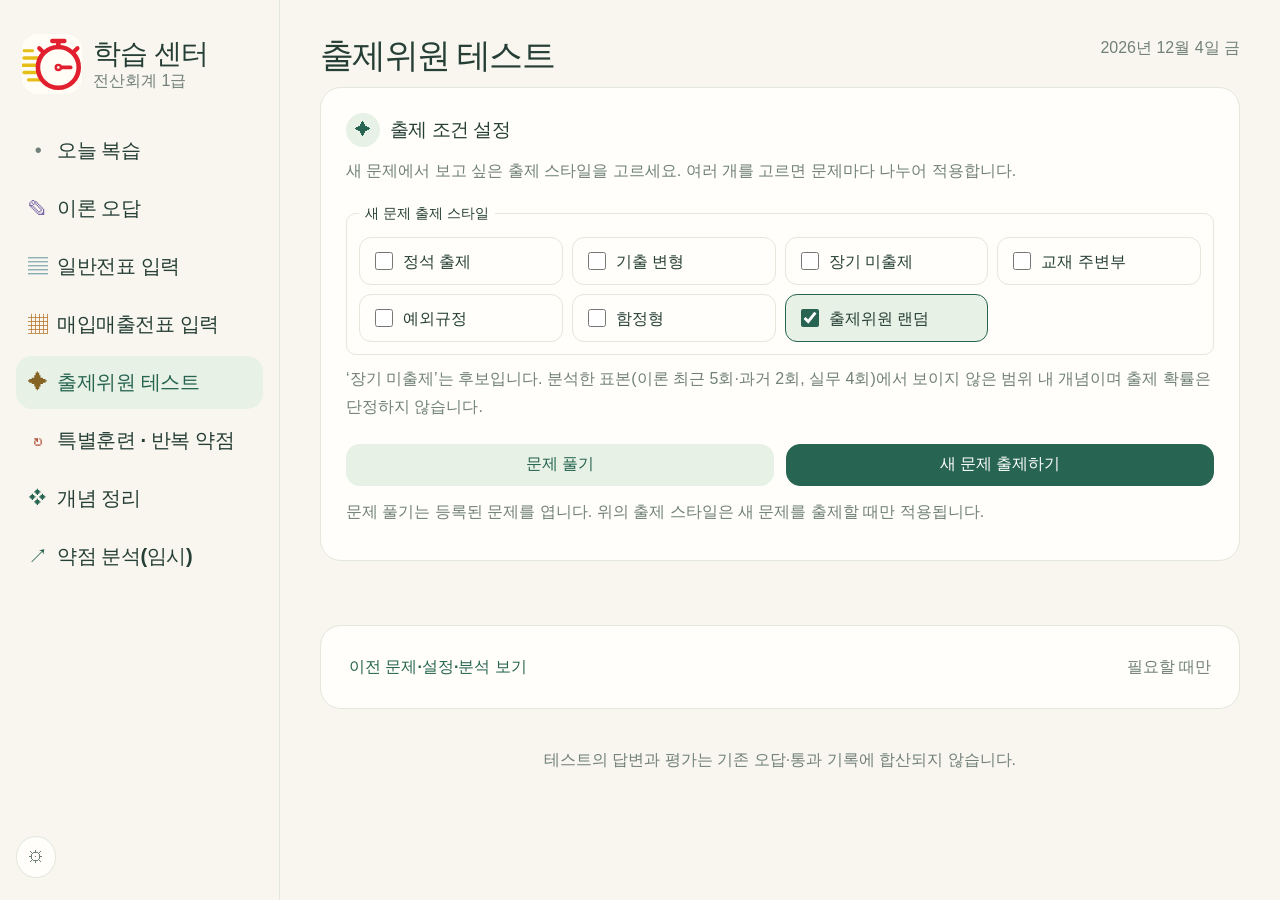
<file: examiner-test/index.html>
<!doctype html>
<html lang="ko">
<head>
  <meta charset="utf-8">
  <meta name="viewport" content="width=device-width,initial-scale=1">
  <title>출제위원 테스트 · 학습 센터</title>
  <link rel="stylesheet" href="examiner.css?v=6">
  <script defer src="engine.js?v=3"></script>
  <script defer src="app.js?v=7"></script>
  <link rel="stylesheet" href="../design/theme.css?v=23">
  <link rel="icon" type="image/svg+xml" href="../design/brand-mark.svg?v=4">
  <link rel="icon" type="image/png" sizes="32x32" href="../design/favicon-32.png?v=4">
  <link rel="icon" type="image/png" sizes="192x192" href="../design/icon-192.png?v=4">
  <link rel="shortcut icon" href="../design/favicon.ico?v=4">
  <link rel="apple-touch-icon" href="../design/apple-touch-icon.png?v=4">
</head>
<body class="examiner-page">
  <a class="skip" href="#main">본문으로 바로가기</a>
  <nav class="top-nav" aria-label="훈련센터 메뉴"><div class="nav-inner">
    <a class="nav-link" href="../오답_훈련센터.html">오늘의 오답훈련</a>
    <a class="nav-link" href="../이론_오답응용_5문제.html">이론 오답</a>
    <a class="nav-link" href="../일반전표_기본연습_24문제.html">일반전표 입력</a>
    <a class="nav-link" href="../매입매출전표_오답연습_3문제.html?view=all">매입매출전표 입력</a>
    <a class="nav-link active" href="../examiner-test/index.html" aria-current="page">출제위원 테스트</a>
    <a class="nav-link nav-star" href="../오답_훈련센터.html?weakness=1">특별훈련 · 반복 약점</a>
    <a class="nav-link nav-concepts" href="../개념_정리.html">개념 정리</a>
    <a class="nav-link" href="../약점_분석_임시.html">약점 분석(임시)</a>
  </div></nav>
  <main id="main">
    <section class="intro">
      <h1>출제 조건 설정</h1>
      <p>새 문제에서 보고 싶은 출제 스타일을 고르세요. 여러 개를 고르면 문제마다 나누어 적용합니다.</p>
      <fieldset id="new-style-options" class="new-style-options">
        <legend>새 문제 출제 스타일</legend>
        <label class="style-option"><input type="checkbox" value="정석 출제">정석 출제</label>
        <label class="style-option"><input type="checkbox" value="기출 변형">기출 변형</label>
        <label class="style-option"><input type="checkbox" value="장기 미출제 후보">장기 미출제</label>
        <label class="style-option"><input type="checkbox" value="교재 주변부">교재 주변부</label>
        <label class="style-option"><input type="checkbox" value="예외규정">예외규정</label>
        <label class="style-option"><input type="checkbox" value="함정형">함정형</label>
        <label class="style-option"><input type="checkbox" value="출제위원 랜덤" checked>출제위원 랜덤</label>
      </fieldset>
      <p class="hint">‘장기 미출제’는 후보입니다. 분석한 표본(이론 최근 5회·과거 2회, 실무 4회)에서 보이지 않은 범위 내 개념이며 출제 확률은 단정하지 않습니다.</p>
      <div id="request-guide" class="request-guide" hidden>
        <h2 id="request-title" tabindex="-1">선택한 조건으로 새 문제 출제하기</h2>
        <section id="auto-panel" class="auto-panel" aria-label="바로 출제">
          <p id="auto-state" class="auto-state" role="status">PC 도우미 연결을 확인하고 있습니다…</p>
          <div class="auto-counts" role="group" aria-label="분야별 문항 수">
            <label>이론 <select id="auto-theory"><option>0</option><option>1</option><option selected>2</option><option>3</option><option>4</option></select></label>
            <label>일반전표 <select id="auto-practical"><option>0</option><option>1</option><option selected>2</option><option>3</option><option>4</option></select></label>
            <label>매입매출 <select id="auto-voucher"><option>0</option><option>1</option><option selected>2</option><option>3</option><option>4</option></select></label>
            <span id="auto-total" class="hint"></span>
          </div>
          <div class="auto-actions"><button id="auto-run" class="primary" type="button" disabled>지금 출제하기</button><button id="auto-cancel" type="button" hidden>출제 중단</button><button id="auto-login" type="button" hidden>AI 연결</button></div>
          <ol id="auto-log" class="auto-log" aria-live="polite"></ol>
          <div id="auto-result"></div>
          <p class="hint">ChatGPT 계정의 Codex로 출제합니다(유료 API 키 사용 없음). ① 후보를 구상해 9개 기준으로 거른 뒤 ② 형식·세액·차대변을 검사하고 ③ 정답을 모르는 다른 대화가 독립적으로 풀어 보아 정답이 일치한 문항만 추가합니다. 보통 5~15분 걸립니다.</p>
        </section>
        <details id="manual-request" class="manual-request">
          <summary>도우미를 쓸 수 없을 때(휴대폰 등): 채팅에 직접 부탁하기</summary>
          <p>이 센터를 만들어 달라고 했던 <b>바로 그 AI 채팅</b>에 아래 한 문장을 보내면 됩니다.</p>
          <label class="stack">보낼 문장<textarea id="quick-request" rows="3" readonly></textarea></label>
          <button id="copy-quick-request" class="primary" type="button">이 문장 복사</button><p id="copy-status" class="hint" role="status"></p>
          <p class="hint">이 버튼이 채팅으로 자동 전송하지는 않습니다. AI가 출제를 끝내면 이 화면을 새로고침하고 <b>문제 풀기</b>를 누르세요.</p>
        </details>
      </div>
      <div class="main-actions"><button id="start-mode" type="button">문제 풀기</button><button id="request-help" class="primary" type="button" aria-expanded="false" aria-controls="request-guide">새 문제 출제하기</button></div>
      <p id="ready-note" class="hint">문제 풀기는 등록된 문제를 엽니다. 위의 출제 스타일은 새 문제를 출제할 때만 적용됩니다.</p>
    </section>
    <p id="status" class="status" role="status" aria-live="polite"></p>
    <section id="subject-picker" class="panel" hidden aria-labelledby="subject-title">
      <h2 id="subject-title" tabindex="-1">어떤 문제를 풀까요?</h2>
      <p>여기에는 이미 준비된 문제가 열립니다. 새 문제가 필요할 때만 위의 ‘새 문제 출제하기’를 사용하세요.</p>
      <div class="subject-actions">
        <button type="button" data-subject="theory">이론 문제</button>
        <button type="button" data-subject="practical">일반전표 입력</button>
        <button type="button" data-subject="voucher">매입매출전표 입력</button>
      </div>
    </section>
    <section id="practice" class="panel" hidden aria-labelledby="practice-title">
      <h2 id="practice-title" tabindex="-1">문제 풀기</h2><p id="trial-summary" class="hint"></p><div id="questions"></div>
    </section>
    <section id="journal-practice" class="panel" hidden aria-labelledby="journal-title">
      <h2 id="journal-title" tabindex="-1">전표 입력 문제</h2>
      <p id="journal-intro" class="hint"></p><div id="journal-questions"></div>
    </section>
    <details id="advanced" class="panel advanced">
      <summary>이전 문제·설정·분석 보기 <span class="hint">필요할 때만</span></summary>
      <button id="open-tools" type="button">불러오기</button>
      <div id="mode" hidden>
        <details id="practice-options">
          <summary>이전 문제와 풀이 설정</summary>
          <label class="history-picker">이전에 풀던 문제<select id="trial-select"><option value="">아직 풀이 기록이 없습니다</option></select></label>
          <div class="controls"><label>문제 묶음<select id="pack-select"></select></label><label>문항 수<select id="count"><option>5</option><option selected>6</option><option>7</option><option>8</option></select></label></div>
          <fieldset id="style-options"><legend>준비된 문제에서 골라 풀기</legend></fieldset>
          <p class="hint">스타일 선택은 준비된 문제를 고르는 조건입니다. 새 출제는 위의 ‘새 문제 출제하기’를 이용하세요.</p>
          <button id="open-trial" type="button">선택한 문제 풀기</button>
        </details>
        <details id="analysis-panel">
          <summary>이론 기출 분석과 출제 기준</summary>
          <p>기본 출제는 <b>질문 방향 바꾸기 2문항 · 비슷한 개념 구분하기 2문항 · 세부개념이나 예외 활용하기 2문항</b>입니다. 기출 수준의 지식·문장·계산량으로 구성합니다.</p>
          <p id="analysis-summary"></p><div id="practice-summary" class="practice-summary"></div><p class="hint">제공하신 후기 요약은 123~126회를 대체로 평이하게, 127회 이론을 상대적으로 까다롭게 평가합니다. 이는 통계가 아닌 참고 의견입니다. 난도는 실제 기출의 풀이량과 처리 기준을 우선해 점검합니다. 분석한 5회분에서 보이지 않은 개념을 최근 수년간 미출제됐다고 단정하지 않습니다.</p>
          <div class="controls"><label>관찰 빈도<select id="frequency-filter"><option value="all">전체</option><option value="frequent">자주 관찰 · 3회차 이상</option><option value="occasional">가끔 관찰 · 1~2회차</option><option value="unseen">최근 5회 미관찰</option><option value="older">과거(103·104회)에만 관찰</option></select></label><label>개념 검색<input id="concept-search" type="search" placeholder="예: 면세, 재고" maxlength="100"></label></div>
          <p class="scroll-hint">분석표는 좌우로 밀어 나머지 열을 볼 수 있습니다.</p>
          <div class="table-wrap" tabindex="0" aria-label="개념별 관찰 빈도 · 좌우 스크롤"><table><caption>개념별 관찰 빈도 · 이론 75문항</caption><thead><tr><th>분야 / 세부개념</th><th>문항 수 / 관찰 회차</th><th>판단 포인트와 함정</th></tr></thead><tbody id="concept-rows"></tbody></table></div>
          <details><summary>문장·선택지 패턴과 자료 근거</summary><div id="patterns"></div><ul id="scope-references"></ul></details>
        </details>
        <details id="transfer-panel">
          <summary>다른 AI에 요청하거나 문제 파일 가져오기</summary>
          <p class="hint">평소에는 필요 없습니다. 이 작업 폴더를 모르는 다른 AI를 사용할 때만 이론용 상세 요청문을 복사하고 결과를 가져오세요.</p>
          <div class="controls"><button id="make-request" type="button">상세 요청 만들기</button><button id="copy-request" type="button" disabled>상세 요청 복사</button><button id="download-request" type="button" disabled>요청 파일 저장</button></div>
          <label class="stack">다른 AI에 보낼 상세 요청<textarea id="request-text" rows="5" readonly></textarea></label><p id="request-size" class="hint"></p>
          <details id="import-panel"><summary>문제 파일 가져오기</summary><p class="hint">형식 검사는 정답을 인증하지 않습니다. 검토한 문제를 가져올 때 사용하세요.</p><label class="stack">문제 파일<input id="question-file" type="file" accept=".json,application/json"></label><label class="stack">또는 결과 붙여넣기<textarea id="import-text" rows="5"></textarea></label><button id="stage-import" type="button">가져올 문제 확인</button><div id="pending"></div></details>
        </details>
        <details id="backup-panel">
          <summary>테스트 기록 보관·복원</summary><p class="hint">답변과 평가는 이 브라우저에 저장됩니다. 다른 기기로 기록을 옮길 때 사용하세요. 기존 훈련센터의 동기화와는 별도입니다.</p>
          <div class="controls"><button id="export-state" type="button">기록 파일 저장</button><label class="file-button">기록 파일 불러오기<input id="restore-state" type="file" accept=".json,application/json"></label></div>
        </details>
      </div>
    </details>
    <footer>테스트의 답변과 평가는 기존 오답·통과 기록에 합산되지 않습니다.</footer>
  </main>
  <script src="../training-ui.js?v=26"></script>
</body>
</html>
</file>
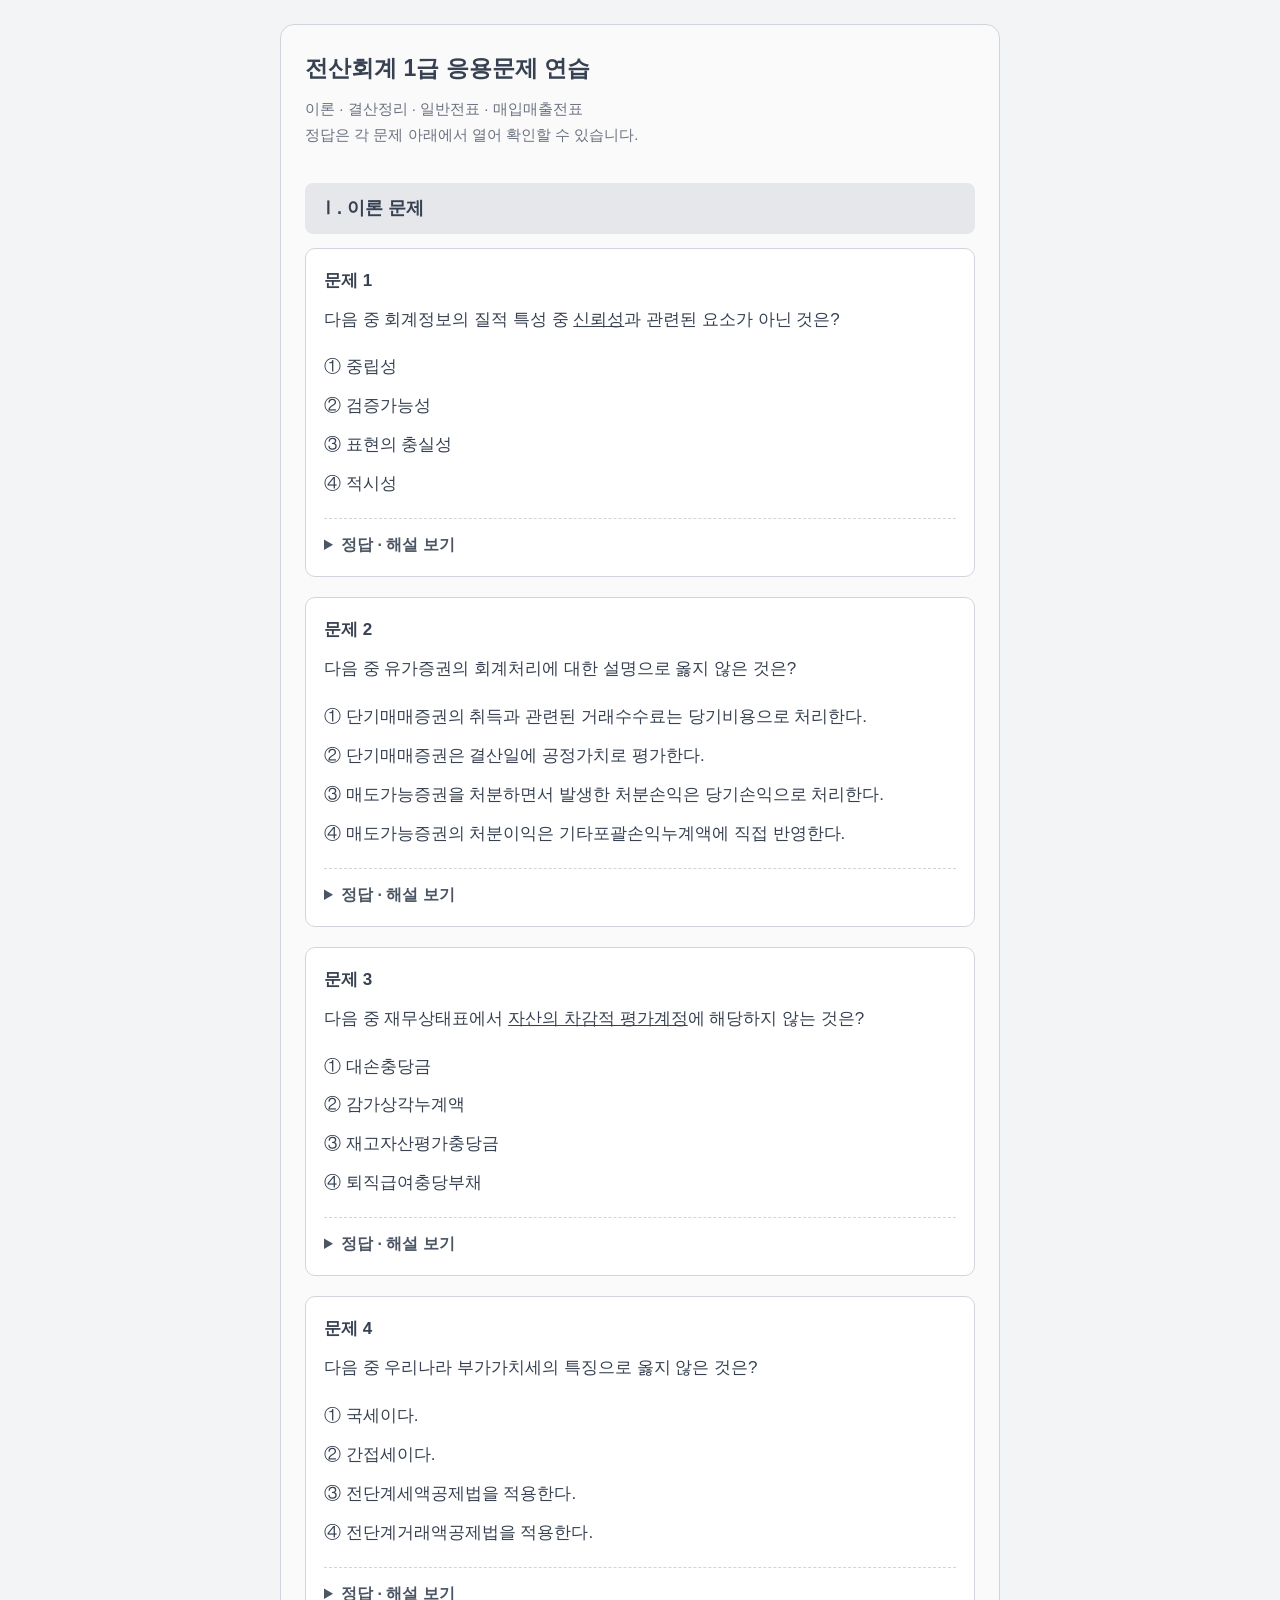
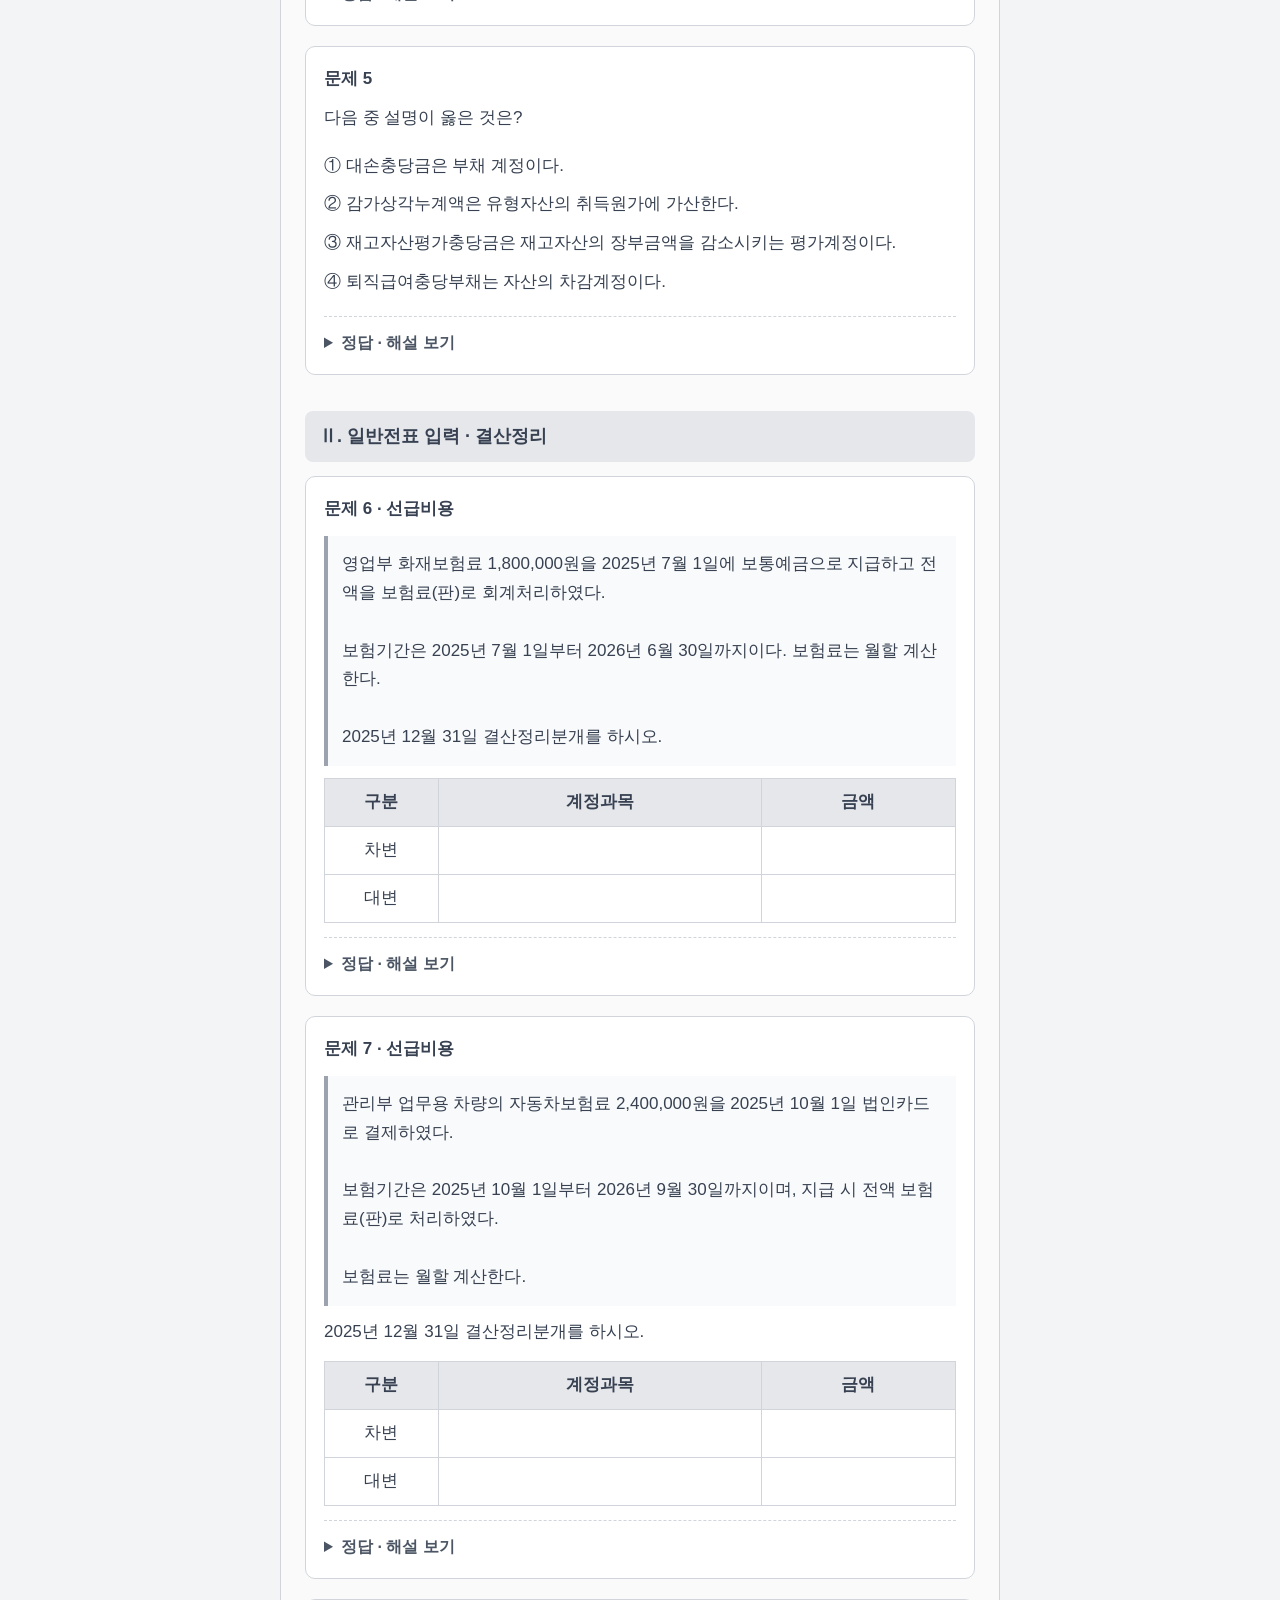
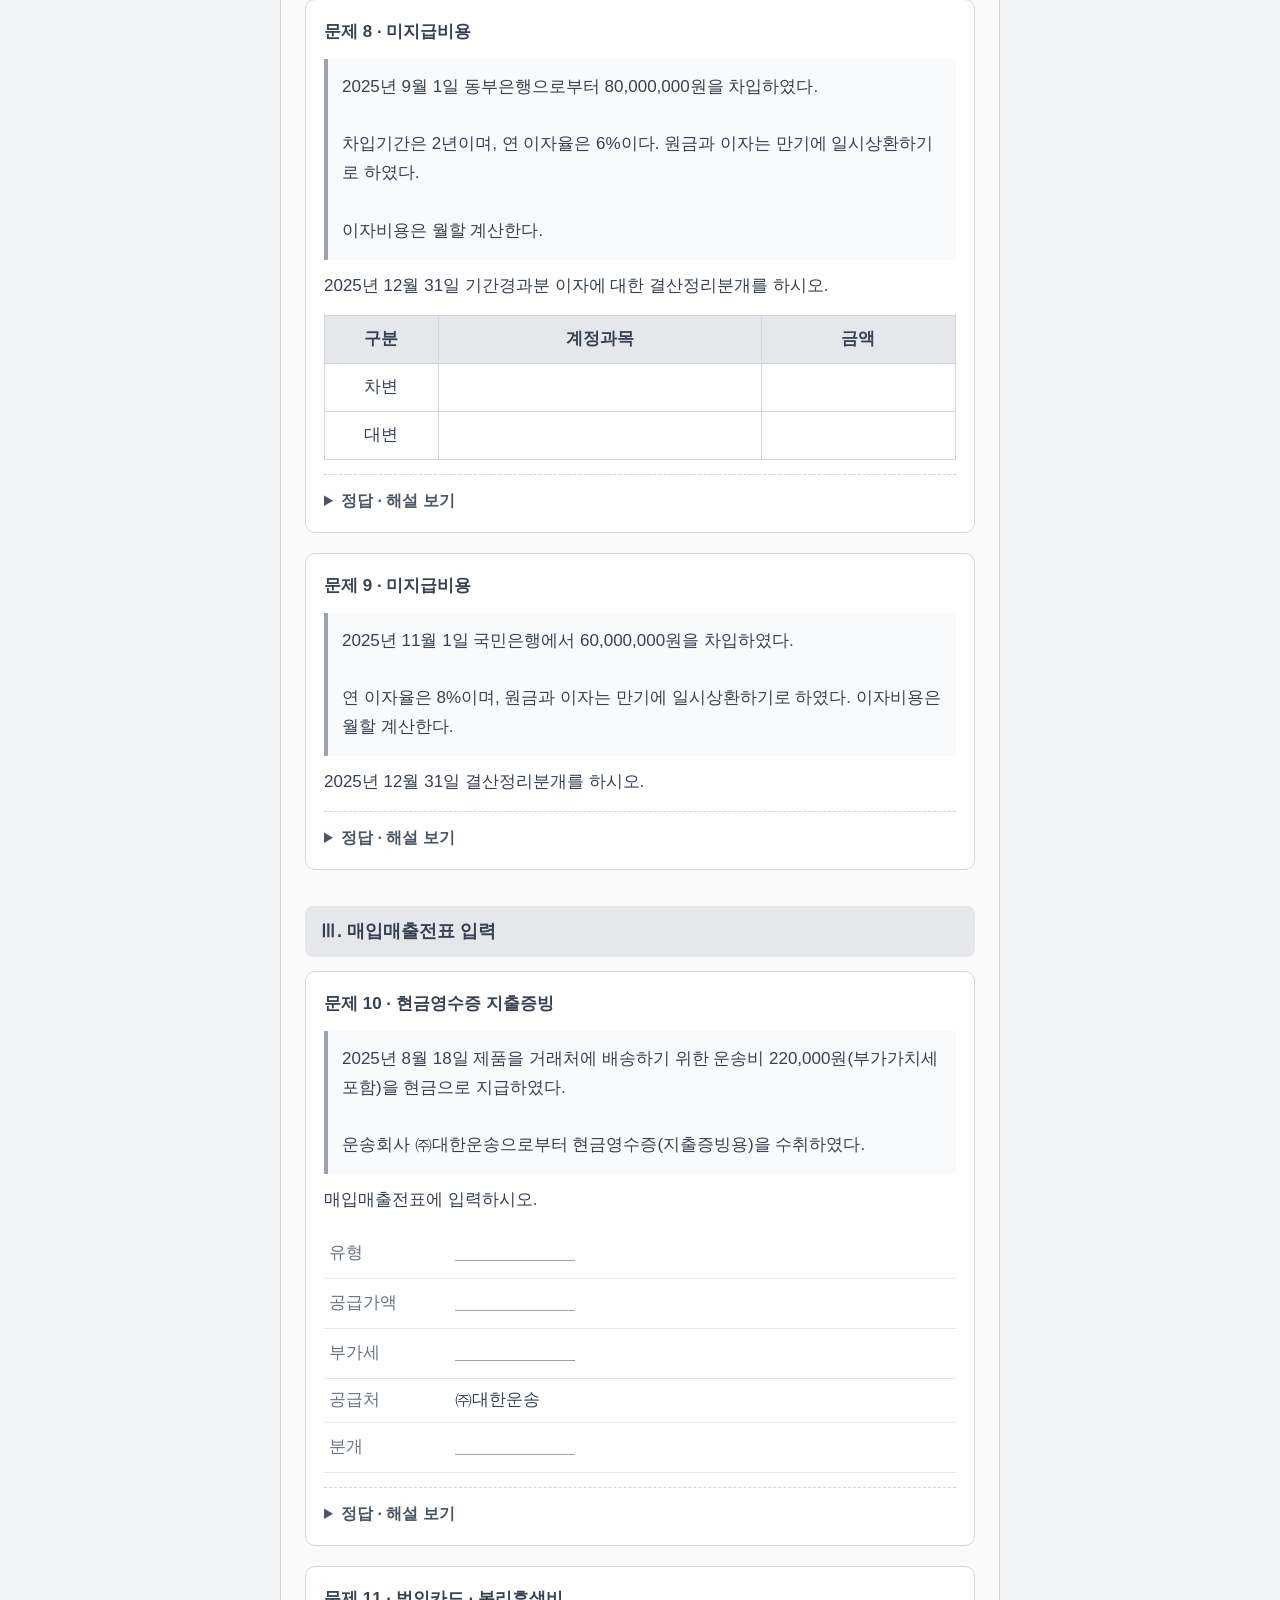
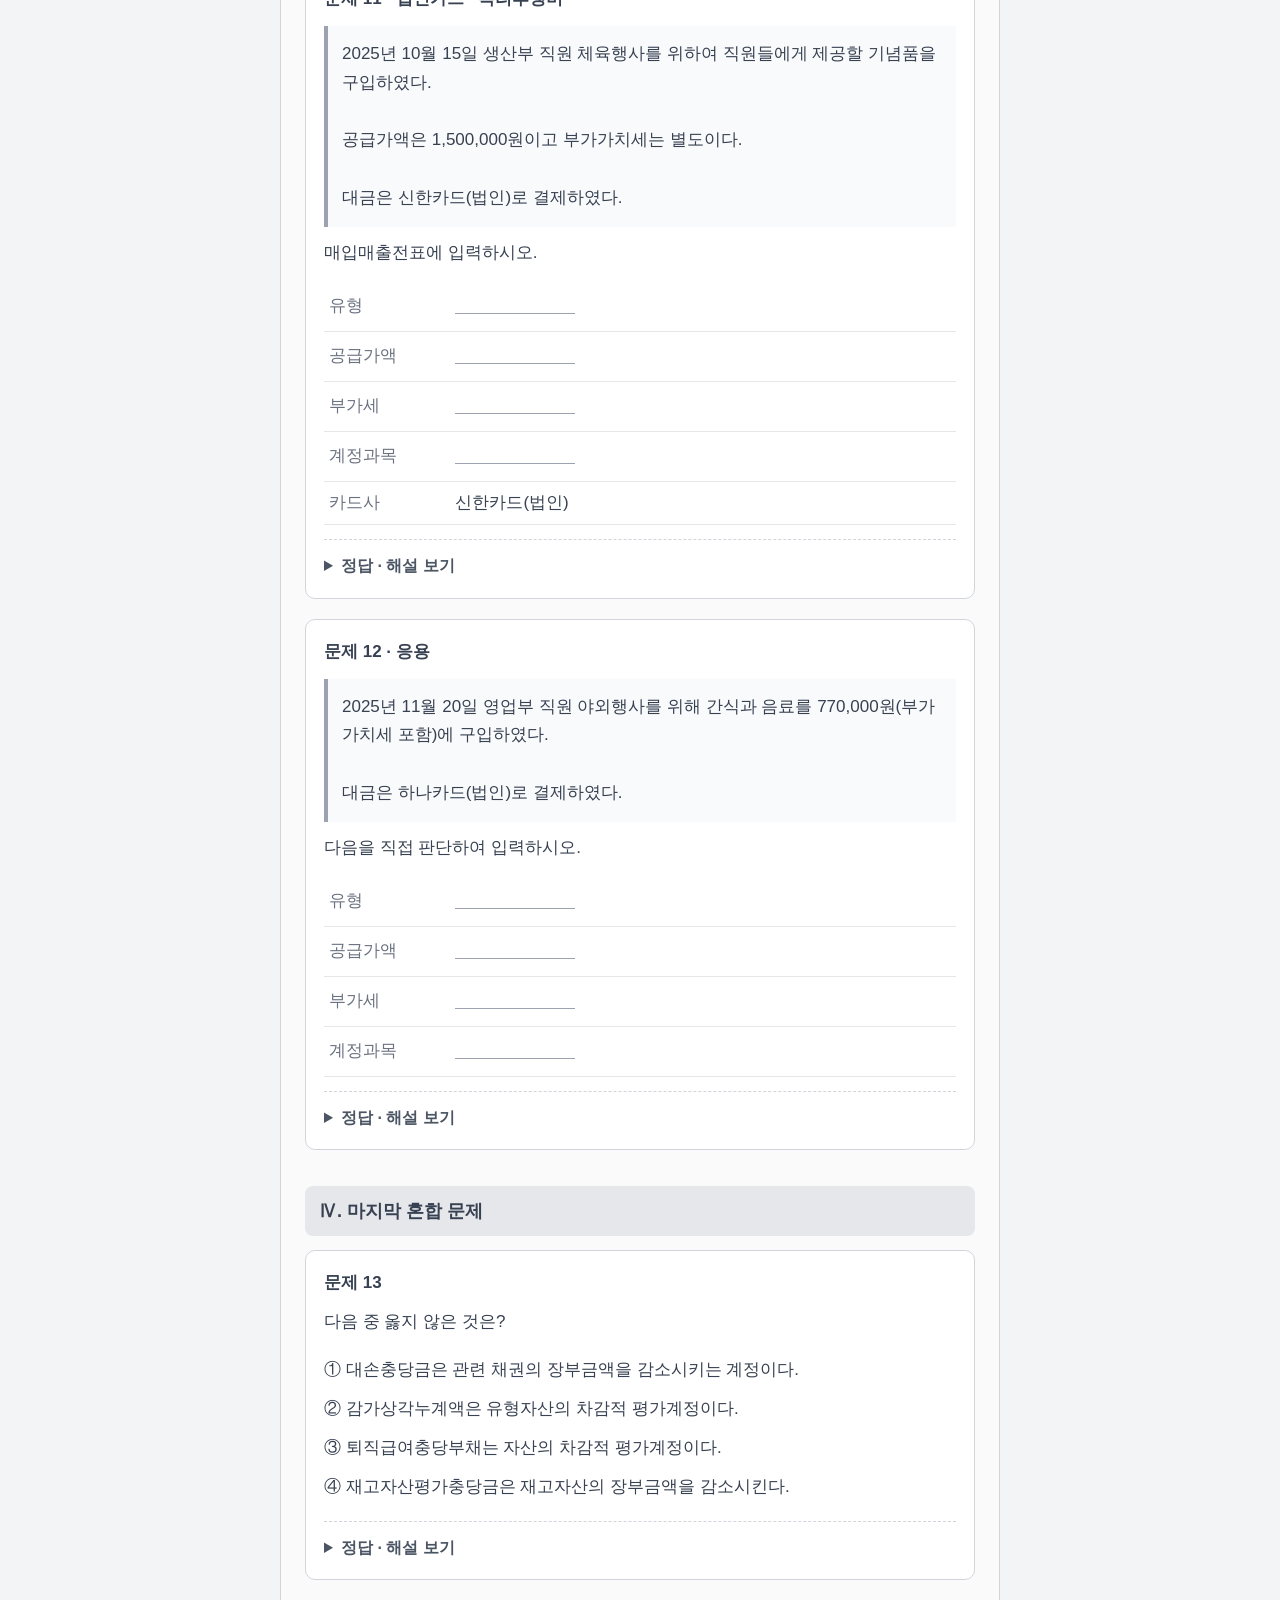
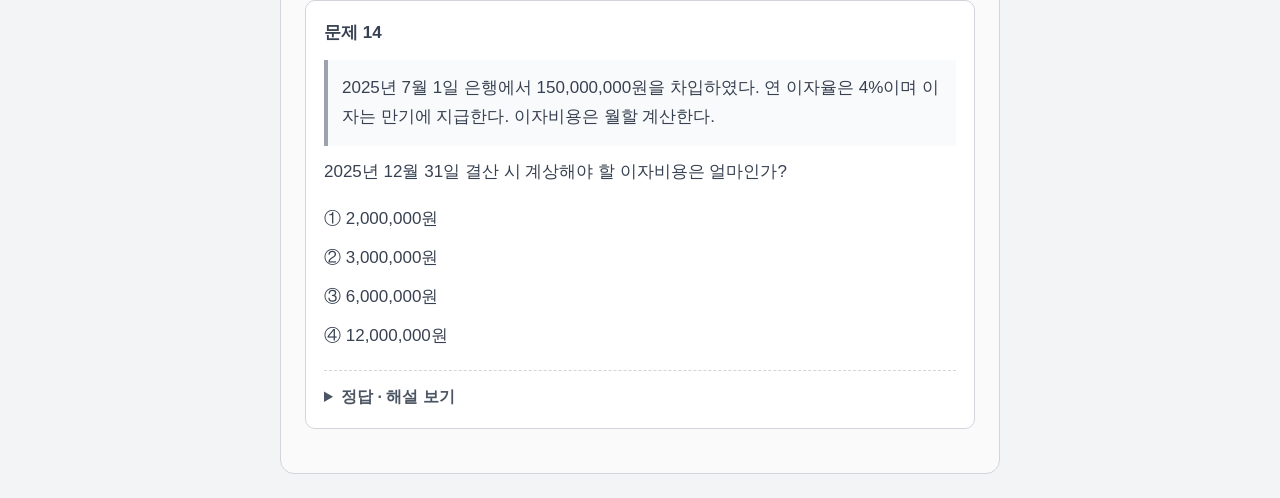
<file: 121.html>
<!DOCTYPE html>
<html lang="ko">
<head>
<meta charset="UTF-8">
<meta name="viewport" content="width=device-width, initial-scale=1.0">

<title>전산회계 1급 응용문제 연습</title>

<style>
  * {
    box-sizing: border-box;
  }

  body {
    margin: 0;
    padding: 24px;
    background: #f3f4f6;
    font-family: Arial, "Noto Sans KR", sans-serif;
    color: #374151;
    line-height: 1.7;
  }

  .wrap {
    max-width: 720px;
    margin: 0 auto;
    background: #fafafa;
    padding: 24px;
    border: 1px solid #d1d5db;
    border-radius: 14px;
  }

  .main-title {
    font-size: 23px;
    font-weight: 650;
    color: #374151;
    margin-bottom: 8px;
  }

  .sub-title {
    font-size: 15px;
    color: #6b7280;
    margin-bottom: 28px;
  }

  .section-title {
    margin-top: 36px;
    margin-bottom: 14px;
    padding: 10px 14px;
    font-size: 18px;
    font-weight: 600;
    background: #e5e7eb;
    border-radius: 8px;
    color: #374151;
  }

  .question {
    border: 1px solid #d1d5db;
    background: #ffffff;
    border-radius: 10px;
    padding: 18px;
    margin-bottom: 20px;
  }

  .q-number {
    font-size: 17px;
    font-weight: 600;
    margin-bottom: 10px;
    color: #374151;
  }

  .q-text {
    font-size: 17px;
    margin-bottom: 14px;
  }

  .choice {
    font-size: 17px;
    padding: 5px 0;
  }

  .case-box {
    background: #f9fafb;
    border-left: 4px solid #9ca3af;
    padding: 14px;
    margin: 12px 0;
    font-size: 17px;
  }

  details {
    margin-top: 14px;
    border-top: 1px dashed #d1d5db;
    padding-top: 12px;
  }

  summary {
    cursor: pointer;
    color: #4b5563;
    font-size: 16px;
    font-weight: 600;
  }

  .answer {
    margin-top: 12px;
    padding: 14px;
    background: #f3f4f6;
    border-radius: 8px;
    font-size: 17px;
  }

  .answer-title {
    font-size: 17px;
    font-weight: 600;
    margin-bottom: 8px;
  }

  .journal {
    width: 100%;
    border-collapse: collapse;
    margin-top: 12px;
    font-size: 17px;
  }

  .journal th,
  .journal td {
    border: 1px solid #d1d5db;
    padding: 9px 8px;
    vertical-align: middle;
  }

  .journal th {
    background: #e5e7eb;
    font-weight: 600;
  }

  .journal th:first-child,
  .journal td:first-child {
    width: 18%;
    text-align: center;
  }

  .amount {
    text-align: right;
    white-space: nowrap;
  }

  .positive {
    color: #b91c1c;
  }

  .negative {
    color: #1d4ed8;
  }

  .mini {
    color: #6b7280;
    font-size: 15px;
  }

  .input-guide {
    width: 100%;
    border-collapse: collapse;
    margin-top: 12px;
    font-size: 17px;
  }

  .input-guide td {
    border-bottom: 1px solid #e5e7eb;
    padding: 7px 5px;
  }

  .input-guide td:first-child {
    width: 20%;
    color: #6b7280;
  }

  .blank {
    display: inline-block;
    min-width: 120px;
    height: 25px;
    border-bottom: 1px solid #9ca3af;
  }

  .formula {
    background: #f3f4f6;
    padding: 8px 10px;
    border-radius: 6px;
    margin: 8px 0;
    font-family: Arial, sans-serif;
  }
</style>
</head>

<body>

<div class="wrap">

  <div class="main-title">전산회계 1급 응용문제 연습</div>
  <div class="sub-title">
    이론 · 결산정리 · 일반전표 · 매입매출전표
    <br>
    정답은 각 문제 아래에서 열어 확인할 수 있습니다.
  </div>


  <!-- ========================= -->
  <!-- 1. 이론 -->
  <!-- ========================= -->

  <div class="section-title">Ⅰ. 이론 문제</div>


  <div class="question">
    <div class="q-number">문제 1</div>

    <div class="q-text">
      다음 중 회계정보의 질적 특성 중 <u>신뢰성</u>과 관련된 요소가 아닌 것은?
    </div>

    <div class="choice">① 중립성</div>
    <div class="choice">② 검증가능성</div>
    <div class="choice">③ 표현의 충실성</div>
    <div class="choice">④ 적시성</div>

    <details>
      <summary>정답 · 해설 보기</summary>

      <div class="answer">
        <div class="answer-title">정답: ④ 적시성</div>

        신뢰성과 관련된 핵심 요소는 다음과 같습니다.

        <br><br>
        · 표현의 충실성<br>
        · 검증가능성<br>
        · 중립성

        <br><br>
        반면 <u>적시성</u>은 정보가 필요한 시기에 제공되는지를 나타내는 특성입니다.
      </div>
    </details>
  </div>


  <div class="question">
    <div class="q-number">문제 2</div>

    <div class="q-text">
      다음 중 유가증권의 회계처리에 대한 설명으로 옳지 않은 것은?
    </div>

    <div class="choice">
      ① 단기매매증권의 취득과 관련된 거래수수료는 당기비용으로 처리한다.
    </div>

    <div class="choice">
      ② 단기매매증권은 결산일에 공정가치로 평가한다.
    </div>

    <div class="choice">
      ③ 매도가능증권을 처분하면서 발생한 처분손익은 당기손익으로 처리한다.
    </div>

    <div class="choice">
      ④ 매도가능증권의 처분이익은 기타포괄손익누계액에 직접 반영한다.
    </div>

    <details>
      <summary>정답 · 해설 보기</summary>

      <div class="answer">
        <div class="answer-title">정답: ④</div>

        매도가능증권을 보유하면서 발생하는 평가손익과
        실제로 <u>처분했을 때 발생하는 처분손익</u>을 구분해야 합니다.

        <br><br>

        매도가능증권을 실제로 처분하면 그 처분손익은
        <span class="positive">당기손익</span>에 반영합니다.

        <br><br>

        따라서
        「매도가능증권 처분이익 → 기타포괄손익누계액」
        이라고 한 ④가 틀렸습니다.
      </div>
    </details>
  </div>


  <div class="question">
    <div class="q-number">문제 3</div>

    <div class="q-text">
      다음 중 재무상태표에서 <u>자산의 차감적 평가계정</u>에 해당하지 않는 것은?
    </div>

    <div class="choice">① 대손충당금</div>
    <div class="choice">② 감가상각누계액</div>
    <div class="choice">③ 재고자산평가충당금</div>
    <div class="choice">④ 퇴직급여충당부채</div>

    <details>
      <summary>정답 · 해설 보기</summary>

      <div class="answer">
        <div class="answer-title">정답: ④ 퇴직급여충당부채</div>

        ① 대손충당금 → 자산 차감<br>
        ② 감가상각누계액 → 자산 차감<br>
        ③ 재고자산평가충당금 → 자산 차감

        <br><br>

        그러나 퇴직급여충당부채는 자산을 깎아 주는 계정이 아니라
        <u>부채 계정</u>입니다.
      </div>
    </details>
  </div>


  <div class="question">
    <div class="q-number">문제 4</div>

    <div class="q-text">
      다음 중 우리나라 부가가치세의 특징으로 옳지 않은 것은?
    </div>

    <div class="choice">① 국세이다.</div>
    <div class="choice">② 간접세이다.</div>
    <div class="choice">③ 전단계세액공제법을 적용한다.</div>
    <div class="choice">④ 전단계거래액공제법을 적용한다.</div>

    <details>
      <summary>정답 · 해설 보기</summary>

      <div class="answer">
        <div class="answer-title">정답: ④</div>

        우리나라 부가가치세는

        <br><br>
        · 국세<br>
        · 간접세<br>
        · 물세<br>
        · <u>전단계세액공제법</u>

        <br><br>
        을 적용합니다.

        <br>
        「전단계거래액공제법」이 아니라
        <span class="positive">전단계세액공제법</span>입니다.
      </div>
    </details>
  </div>


  <div class="question">
    <div class="q-number">문제 5</div>

    <div class="q-text">
      다음 중 설명이 옳은 것은?
    </div>

    <div class="choice">
      ① 대손충당금은 부채 계정이다.
    </div>

    <div class="choice">
      ② 감가상각누계액은 유형자산의 취득원가에 가산한다.
    </div>

    <div class="choice">
      ③ 재고자산평가충당금은 재고자산의 장부금액을 감소시키는 평가계정이다.
    </div>

    <div class="choice">
      ④ 퇴직급여충당부채는 자산의 차감계정이다.
    </div>

    <details>
      <summary>정답 · 해설 보기</summary>

      <div class="answer">
        <div class="answer-title">정답: ③</div>

        재고자산평가충당금은 재고자산의 가치를 낮추어 표시하기 위한
        <u>자산의 차감적 평가계정</u>입니다.
      </div>
    </details>
  </div>



  <!-- ========================= -->
  <!-- 2. 일반전표 -->
  <!-- ========================= -->

  <div class="section-title">Ⅱ. 일반전표 입력 · 결산정리</div>


  <div class="question">
    <div class="q-number">문제 6 · 선급비용</div>

    <div class="case-box">
      영업부 화재보험료 1,800,000원을 2025년 7월 1일에 보통예금으로 지급하고
      전액을 보험료(판)로 회계처리하였다.
      <br><br>
      보험기간은 2025년 7월 1일부터 2026년 6월 30일까지이다.
      보험료는 월할 계산한다.
      <br><br>
      2025년 12월 31일 결산정리분개를 하시오.
    </div>

    <table class="journal">
      <tr>
        <th>구분</th>
        <th>계정과목</th>
        <th>금액</th>
      </tr>
      <tr>
        <td>차변</td>
        <td></td>
        <td></td>
      </tr>
      <tr>
        <td>대변</td>
        <td></td>
        <td></td>
      </tr>
    </table>

    <details>
      <summary>정답 · 해설 보기</summary>

      <div class="answer">

        보험기간은 총 12개월입니다.

        <br><br>

        2025년에 사용한 기간:
        7월~12월 = 6개월

        <br>
        2026년분:
        1월~6월 = 6개월

        <div class="formula">
          1,800,000원 × 6/12 = 900,000원
        </div>

        아직 사용하지 않은 2026년분 900,000원은
        <u>선급비용</u>입니다.

        <table class="journal">
          <tr>
            <th>구분</th>
            <th>계정과목</th>
            <th>금액</th>
          </tr>

          <tr>
            <td>차변</td>
            <td>선급비용</td>
            <td class="amount">900,000원</td>
          </tr>

          <tr>
            <td>대변</td>
            <td>보험료(판)</td>
            <td class="amount">900,000원</td>
          </tr>
        </table>

      </div>
    </details>
  </div>


  <div class="question">
    <div class="q-number">문제 7 · 선급비용</div>

    <div class="case-box">
      관리부 업무용 차량의 자동차보험료 2,400,000원을
      2025년 10월 1일 법인카드로 결제하였다.
      <br><br>
      보험기간은 2025년 10월 1일부터 2026년 9월 30일까지이며,
      지급 시 전액 보험료(판)로 처리하였다.
      <br><br>
      보험료는 월할 계산한다.
    </div>

    <div class="q-text">
      2025년 12월 31일 결산정리분개를 하시오.
    </div>

    <table class="journal">
      <tr>
        <th>구분</th>
        <th>계정과목</th>
        <th>금액</th>
      </tr>
      <tr>
        <td>차변</td>
        <td></td>
        <td></td>
      </tr>
      <tr>
        <td>대변</td>
        <td></td>
        <td></td>
      </tr>
    </table>

    <details>
      <summary>정답 · 해설 보기</summary>

      <div class="answer">

        2025년에 사용한 기간은

        <br>
        10월 · 11월 · 12월 = 3개월

        <br><br>

        아직 사용하지 않은 기간은

        <br>
        2026년 1월~9월 = 9개월

        <div class="formula">
          2,400,000원 × 9/12 = 1,800,000원
        </div>

        <table class="journal">
          <tr>
            <th>구분</th>
            <th>계정과목</th>
            <th>금액</th>
          </tr>
          <tr>
            <td>차변</td>
            <td>선급비용</td>
            <td class="amount">1,800,000원</td>
          </tr>
          <tr>
            <td>대변</td>
            <td>보험료(판)</td>
            <td class="amount">1,800,000원</td>
          </tr>
        </table>

      </div>
    </details>
  </div>


  <div class="question">
    <div class="q-number">문제 8 · 미지급비용</div>

    <div class="case-box">
      2025년 9월 1일 동부은행으로부터
      80,000,000원을 차입하였다.
      <br><br>
      차입기간은 2년이며,
      연 이자율은 6%이다.
      원금과 이자는 만기에 일시상환하기로 하였다.
      <br><br>
      이자비용은 월할 계산한다.
    </div>

    <div class="q-text">
      2025년 12월 31일 기간경과분 이자에 대한 결산정리분개를 하시오.
    </div>

    <table class="journal">
      <tr>
        <th>구분</th>
        <th>계정과목</th>
        <th>금액</th>
      </tr>
      <tr>
        <td>차변</td>
        <td></td>
        <td></td>
      </tr>
      <tr>
        <td>대변</td>
        <td></td>
        <td></td>
      </tr>
    </table>

    <details>
      <summary>정답 · 해설 보기</summary>

      <div class="answer">

        기간:

        <br>
        9월~12월 = 4개월

        <div class="formula">
          80,000,000 × 6% × 4/12
          <br>
          = 1,600,000원
        </div>

        이자는 아직 지급하지 않았지만
        2025년에 이미 발생했습니다.

        <br><br>

        따라서

        <br>
        비용 발생 → 이자비용
        <br>
        아직 지급하지 않음 → 미지급비용

        <table class="journal">
          <tr>
            <th>구분</th>
            <th>계정과목</th>
            <th>금액</th>
          </tr>

          <tr>
            <td>차변</td>
            <td>이자비용</td>
            <td class="amount">1,600,000원</td>
          </tr>

          <tr>
            <td>대변</td>
            <td>미지급비용</td>
            <td class="amount">1,600,000원</td>
          </tr>
        </table>

      </div>
    </details>
  </div>


  <div class="question">
    <div class="q-number">문제 9 · 미지급비용</div>

    <div class="case-box">
      2025년 11월 1일 국민은행에서
      60,000,000원을 차입하였다.
      <br><br>
      연 이자율은 8%이며,
      원금과 이자는 만기에 일시상환하기로 하였다.
      이자비용은 월할 계산한다.
    </div>

    <div class="q-text">
      2025년 12월 31일 결산정리분개를 하시오.
    </div>

    <details>
      <summary>정답 · 해설 보기</summary>

      <div class="answer">

        기간은 11월~12월, 총 2개월입니다.

        <div class="formula">
          60,000,000 × 8% × 2/12
          <br>
          = 800,000원
        </div>

        <table class="journal">
          <tr>
            <th>구분</th>
            <th>계정과목</th>
            <th>금액</th>
          </tr>

          <tr>
            <td>차변</td>
            <td>이자비용</td>
            <td class="amount">800,000원</td>
          </tr>

          <tr>
            <td>대변</td>
            <td>미지급비용</td>
            <td class="amount">800,000원</td>
          </tr>
        </table>

      </div>
    </details>
  </div>



  <!-- ========================= -->
  <!-- 3. 매입매출 -->
  <!-- ========================= -->

  <div class="section-title">Ⅲ. 매입매출전표 입력</div>


  <div class="question">
    <div class="q-number">문제 10 · 현금영수증 지출증빙</div>

    <div class="case-box">
      2025년 8월 18일 제품을 거래처에 배송하기 위한 운송비
      220,000원(부가가치세 포함)을 현금으로 지급하였다.
      <br><br>
      운송회사 ㈜대한운송으로부터
      현금영수증(지출증빙용)을 수취하였다.
    </div>

    <div class="q-text">
      매입매출전표에 입력하시오.
    </div>

    <table class="input-guide">
      <tr>
        <td>유형</td>
        <td><span class="blank"></span></td>
      </tr>
      <tr>
        <td>공급가액</td>
        <td><span class="blank"></span></td>
      </tr>
      <tr>
        <td>부가세</td>
        <td><span class="blank"></span></td>
      </tr>
      <tr>
        <td>공급처</td>
        <td>㈜대한운송</td>
      </tr>
      <tr>
        <td>분개</td>
        <td><span class="blank"></span></td>
      </tr>
    </table>

    <details>
      <summary>정답 · 해설 보기</summary>

      <div class="answer">

        총액 220,000원은 부가가치세 포함 금액입니다.

        <div class="formula">
          공급가액 = 220,000 ÷ 1.1 = 200,000원
          <br>
          부가세 = 20,000원
        </div>

        <table class="input-guide">
          <tr>
            <td>유형</td>
            <td>61. 현과</td>
          </tr>

          <tr>
            <td>공급가액</td>
            <td>200,000원</td>
          </tr>

          <tr>
            <td>부가세</td>
            <td>20,000원</td>
          </tr>

          <tr>
            <td>공급처</td>
            <td>㈜대한운송</td>
          </tr>

          <tr>
            <td>분개</td>
            <td>현금 또는 혼합</td>
          </tr>
        </table>

        <table class="journal">
          <tr>
            <th>구분</th>
            <th>계정과목</th>
            <th>금액</th>
          </tr>

          <tr>
            <td>차변</td>
            <td>운반비(판)</td>
            <td class="amount">200,000원</td>
          </tr>

          <tr>
            <td>차변</td>
            <td>부가세대급금</td>
            <td class="amount">20,000원</td>
          </tr>

          <tr>
            <td>대변</td>
            <td>현금</td>
            <td class="amount">220,000원</td>
          </tr>
        </table>

      </div>
    </details>
  </div>


  <div class="question">
    <div class="q-number">문제 11 · 법인카드 · 복리후생비</div>

    <div class="case-box">
      2025년 10월 15일 생산부 직원 체육행사를 위하여
      직원들에게 제공할 기념품을 구입하였다.
      <br><br>
      공급가액은 1,500,000원이고
      부가가치세는 별도이다.
      <br><br>
      대금은 신한카드(법인)로 결제하였다.
    </div>

    <div class="q-text">
      매입매출전표에 입력하시오.
    </div>

    <table class="input-guide">
      <tr>
        <td>유형</td>
        <td><span class="blank"></span></td>
      </tr>

      <tr>
        <td>공급가액</td>
        <td><span class="blank"></span></td>
      </tr>

      <tr>
        <td>부가세</td>
        <td><span class="blank"></span></td>
      </tr>

      <tr>
        <td>계정과목</td>
        <td><span class="blank"></span></td>
      </tr>

      <tr>
        <td>카드사</td>
        <td>신한카드(법인)</td>
      </tr>
    </table>

    <details>
      <summary>정답 · 해설 보기</summary>

      <div class="answer">

        생산부 직원의 복지를 위한 지출이므로
        <u>복리후생비(제)</u>를 사용합니다.

        <br><br>

        공급가액 1,500,000원 × 10%
        = 부가세 150,000원

        <table class="input-guide">
          <tr>
            <td>유형</td>
            <td>57. 카과</td>
          </tr>

          <tr>
            <td>공급가액</td>
            <td>1,500,000원</td>
          </tr>

          <tr>
            <td>부가세</td>
            <td>150,000원</td>
          </tr>

          <tr>
            <td>계정과목</td>
            <td>복리후생비(제)</td>
          </tr>

          <tr>
            <td>카드사</td>
            <td>신한카드(법인)</td>
          </tr>
        </table>

        <table class="journal">
          <tr>
            <th>구분</th>
            <th>계정과목</th>
            <th>금액</th>
          </tr>

          <tr>
            <td>차변</td>
            <td>복리후생비(제)</td>
            <td class="amount">1,500,000원</td>
          </tr>

          <tr>
            <td>차변</td>
            <td>부가세대급금</td>
            <td class="amount">150,000원</td>
          </tr>

          <tr>
            <td>대변</td>
            <td>미지급금</td>
            <td class="amount">1,650,000원</td>
          </tr>
        </table>

        <div class="mini">
          거래처는 카드사로 연결하여 입력합니다.
        </div>

      </div>
    </details>
  </div>


  <div class="question">
    <div class="q-number">문제 12 · 응용</div>

    <div class="case-box">
      2025년 11월 20일 영업부 직원 야외행사를 위해
      간식과 음료를 770,000원(부가가치세 포함)에 구입하였다.
      <br><br>
      대금은 하나카드(법인)로 결제하였다.
    </div>

    <div class="q-text">
      다음을 직접 판단하여 입력하시오.
    </div>

    <table class="input-guide">
      <tr>
        <td>유형</td>
        <td><span class="blank"></span></td>
      </tr>

      <tr>
        <td>공급가액</td>
        <td><span class="blank"></span></td>
      </tr>

      <tr>
        <td>부가세</td>
        <td><span class="blank"></span></td>
      </tr>

      <tr>
        <td>계정과목</td>
        <td><span class="blank"></span></td>
      </tr>
    </table>

    <details>
      <summary>정답 · 해설 보기</summary>

      <div class="answer">

        부가가치세 포함 금액이므로 먼저 공급가액을 구합니다.

        <div class="formula">
          770,000 ÷ 1.1 = 700,000원
        </div>

        부가세:

        <div class="formula">
          700,000 × 10% = 70,000원
        </div>

        영업부 직원의 복지를 위한 지출이므로
        <u>복리후생비(판)</u>입니다.

        <table class="input-guide">
          <tr>
            <td>유형</td>
            <td>57. 카과</td>
          </tr>

          <tr>
            <td>공급가액</td>
            <td>700,000원</td>
          </tr>

          <tr>
            <td>부가세</td>
            <td>70,000원</td>
          </tr>

          <tr>
            <td>계정과목</td>
            <td>복리후생비(판)</td>
          </tr>
        </table>

        <table class="journal">
          <tr>
            <th>구분</th>
            <th>계정과목</th>
            <th>금액</th>
          </tr>

          <tr>
            <td>차변</td>
            <td>복리후생비(판)</td>
            <td class="amount">700,000원</td>
          </tr>

          <tr>
            <td>차변</td>
            <td>부가세대급금</td>
            <td class="amount">70,000원</td>
          </tr>

          <tr>
            <td>대변</td>
            <td>미지급금</td>
            <td class="amount">770,000원</td>
          </tr>
        </table>

      </div>
    </details>
  </div>



  <!-- ========================= -->
  <!-- 4. 마지막 혼합 문제 -->
  <!-- ========================= -->

  <div class="section-title">Ⅳ. 마지막 혼합 문제</div>


  <div class="question">
    <div class="q-number">문제 13</div>

    <div class="q-text">
      다음 중 옳지 않은 것은?
    </div>

    <div class="choice">
      ① 대손충당금은 관련 채권의 장부금액을 감소시키는 계정이다.
    </div>

    <div class="choice">
      ② 감가상각누계액은 유형자산의 차감적 평가계정이다.
    </div>

    <div class="choice">
      ③ 퇴직급여충당부채는 자산의 차감적 평가계정이다.
    </div>

    <div class="choice">
      ④ 재고자산평가충당금은 재고자산의 장부금액을 감소시킨다.
    </div>

    <details>
      <summary>정답 · 해설 보기</summary>

      <div class="answer">
        <div class="answer-title">정답: ③</div>

        퇴직급여충당부채는
        <u>부채</u>입니다.

        <br><br>

        따라서 자산을 차감하는 평가계정으로 분류하지 않습니다.
      </div>
    </details>
  </div>


  <div class="question">
    <div class="q-number">문제 14</div>

    <div class="case-box">
      2025년 7월 1일 은행에서 150,000,000원을 차입하였다.
      연 이자율은 4%이며 이자는 만기에 지급한다.
      이자비용은 월할 계산한다.
    </div>

    <div class="q-text">
      2025년 12월 31일 결산 시 계상해야 할 이자비용은 얼마인가?
    </div>

    <div class="choice">① 2,000,000원</div>
    <div class="choice">② 3,000,000원</div>
    <div class="choice">③ 6,000,000원</div>
    <div class="choice">④ 12,000,000원</div>

    <details>
      <summary>정답 · 해설 보기</summary>

      <div class="answer">

        <div class="answer-title">정답: ② 3,000,000원</div>

        7월~12월 = 6개월

        <div class="formula">
          150,000,000 × 4% × 6/12
          <br>
          = 3,000,000원
        </div>

        분개는

        <table class="journal">
          <tr>
            <th>구분</th>
            <th>계정과목</th>
            <th>금액</th>
          </tr>

          <tr>
            <td>차변</td>
            <td>이자비용</td>
            <td class="amount">3,000,000원</td>
          </tr>

          <tr>
            <td>대변</td>
            <td>미지급비용</td>
            <td class="amount">3,000,000원</td>
          </tr>
        </table>

      </div>
    </details>
  </div>


</div>

</body>
</html>
</file>
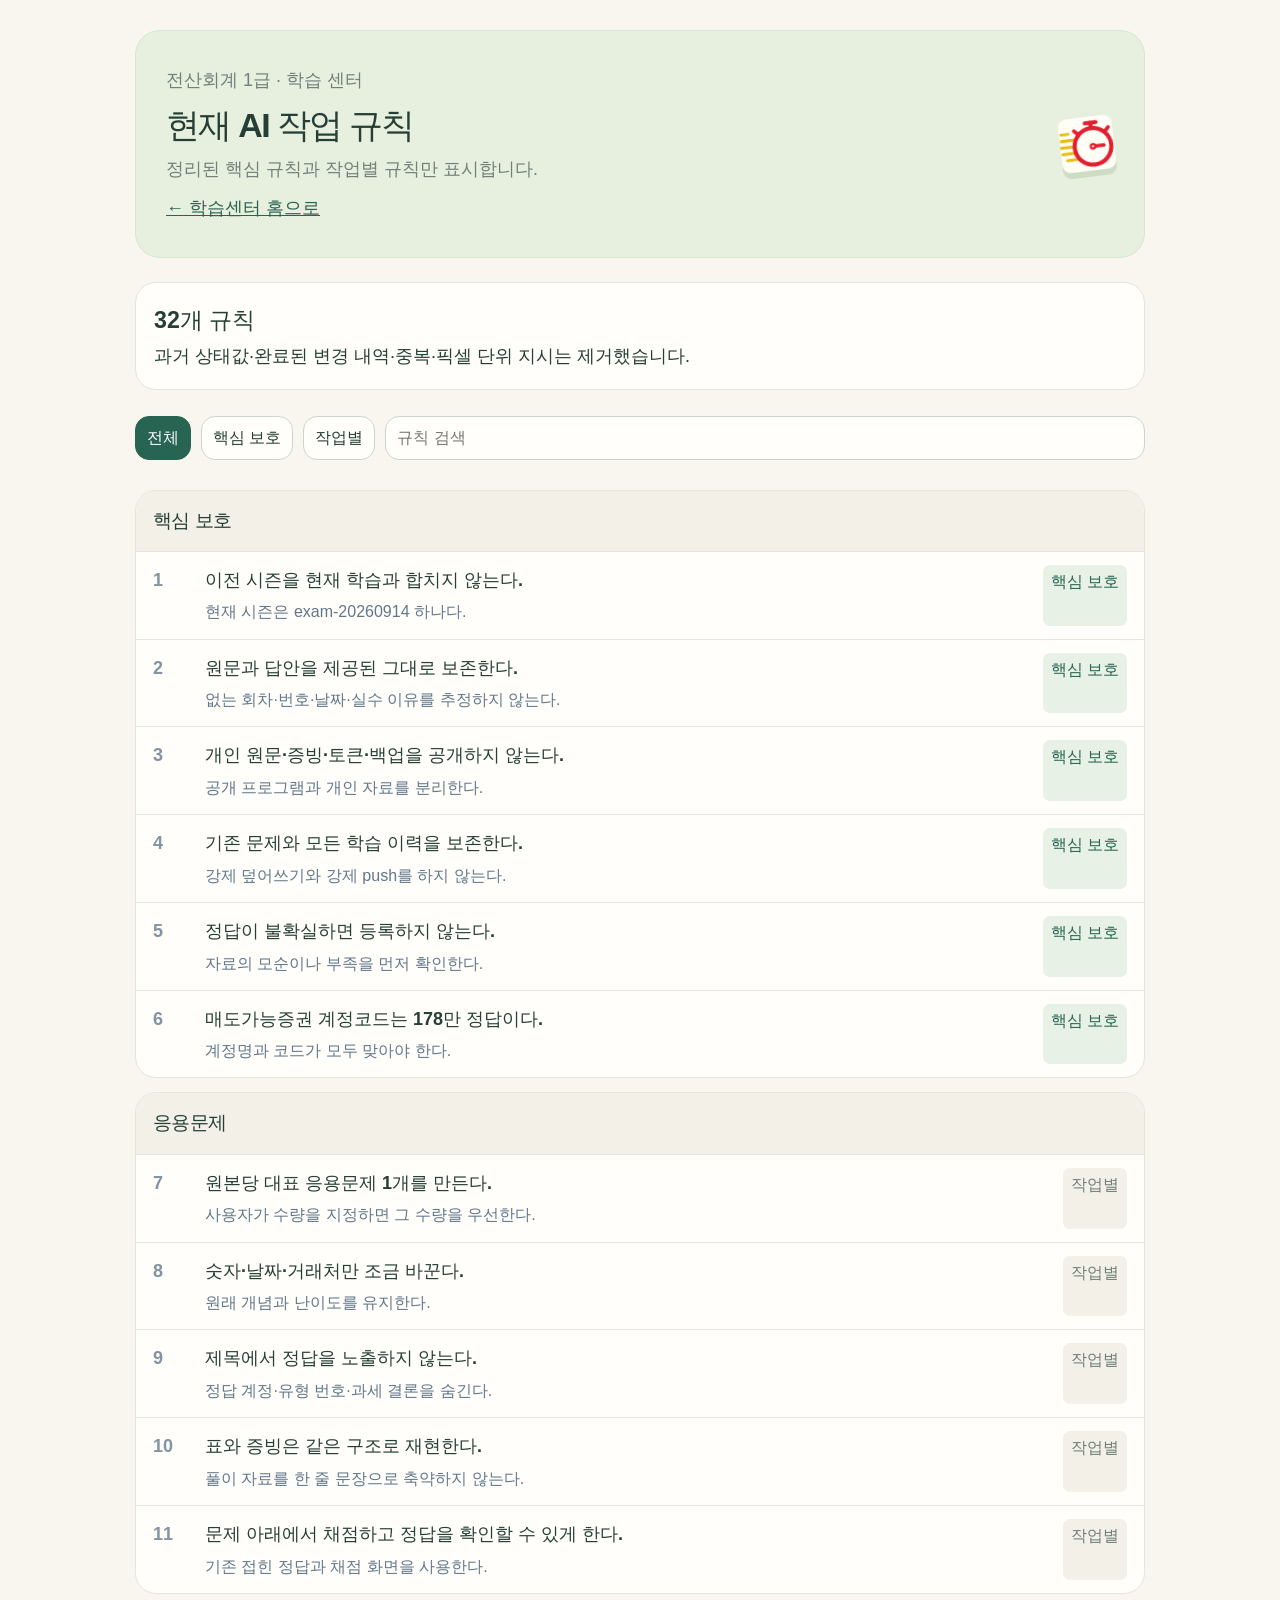
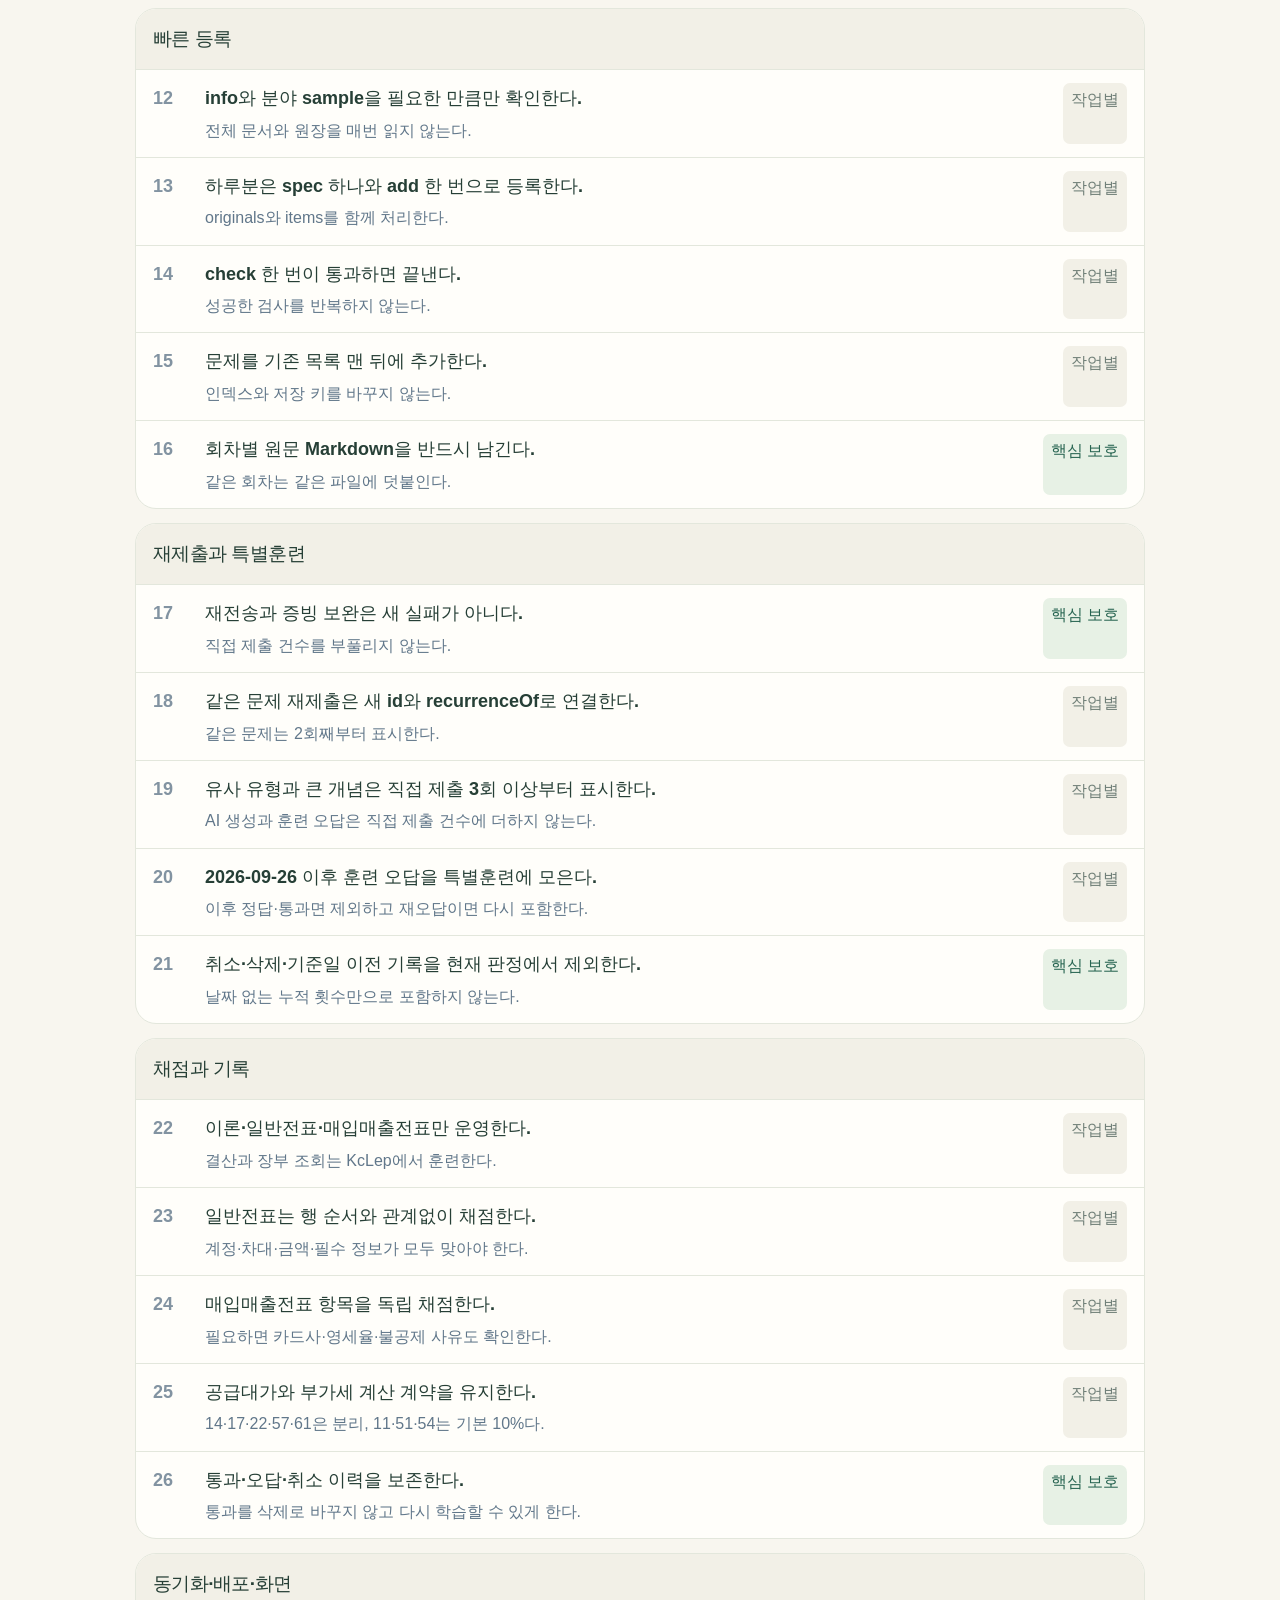
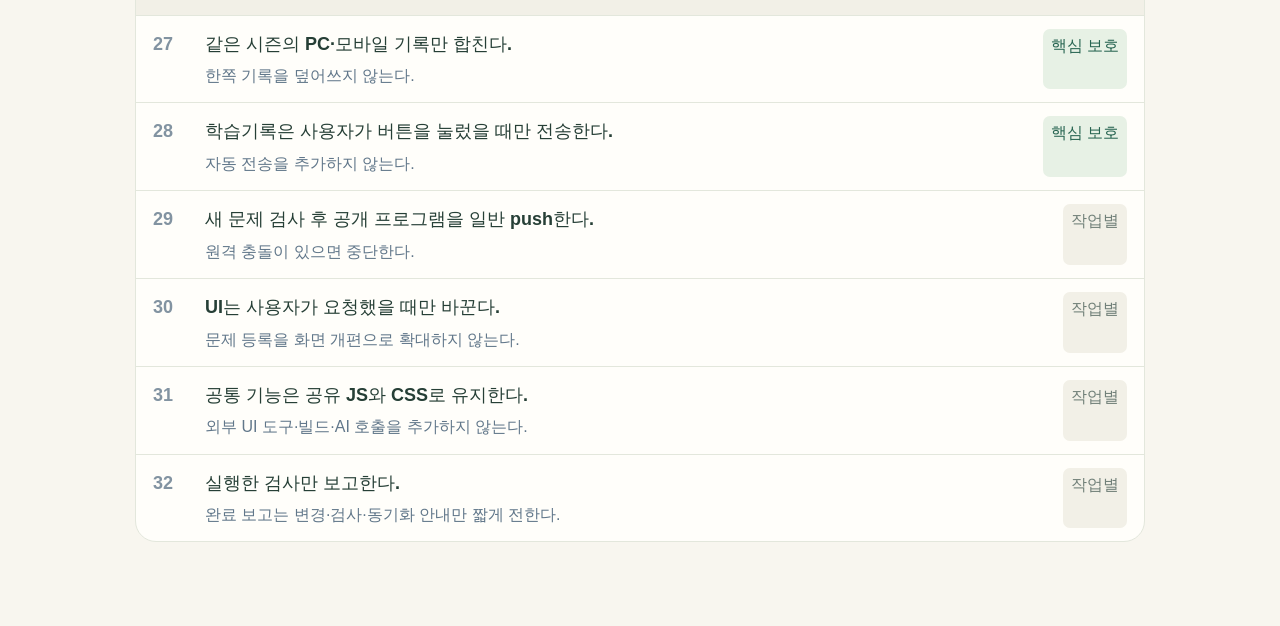
<file: AI_작업규칙.html>
<!doctype html>
<html lang="ko">
<head>
  <meta charset="utf-8"><meta name="viewport" content="width=device-width,initial-scale=1">
  <title>AI 작업 규칙 · 학습 센터</title>
  <style>
    *{box-sizing:border-box}body{margin:0;background:#f4f8fb;color:#17324d;font:17px/1.65 "Malgun Gothic",system-ui,sans-serif}.hero{padding:28px 20px;background:linear-gradient(135deg,#126dbd,#22a28f);color:#fff}.hero>div,main{max-width:1050px;margin:auto}.hero h1{margin:0;font-size:clamp(1.7rem,4vw,2.4rem)}.hero p{margin:8px 0}.hero a{color:#fff;font-weight:900}main{padding:22px 18px 60px}.summary,.group{background:#fff;border:1px solid #d4e2ec;border-radius:18px;box-shadow:0 8px 22px #1f4f7712}.summary{padding:18px;margin-bottom:16px}.summary strong{font-size:1.45rem}.toolbar{position:sticky;top:0;display:flex;gap:8px;padding:10px 0;background:#f4f8fb;z-index:2}.toolbar button,.toolbar input{min-height:42px;border:2px solid #bdd6e8;border-radius:10px;background:#fff;padding:7px 11px;font:inherit}.toolbar button{font-weight:900;cursor:pointer}.toolbar button.active{background:#1877d2;border-color:#1877d2;color:#fff}.toolbar input{flex:1}.group{margin:0 0 14px;overflow:hidden}.group h2{margin:0;padding:14px 17px;background:#edf7ff;font-size:1.18rem}.rule{display:grid;grid-template-columns:42px 1fr auto;gap:10px;padding:13px 17px;border-top:1px solid #e1eaf1}.number{color:#8293a1;font-weight:900}.rule strong{display:block}.rule small{display:block;color:#61778a;margin-top:3px}.badge{padding:3px 8px;border-radius:999px;background:#e8f8ef;color:#14734b;font-size:.78rem;font-weight:900}.badge.task{background:#edf6ff;color:#305d86}.empty{text-align:center;padding:25px;color:#60758a}@media(max-width:650px){.rule{grid-template-columns:34px 1fr}.badge{grid-column:2;justify-self:start}.toolbar{flex-wrap:wrap}.toolbar input{flex-basis:100%}}
  </style>
  <link rel="stylesheet" href="design/theme.css?v=23">
  <link rel="icon" type="image/svg+xml" href="design/brand-mark.svg?v=4">
  <link rel="icon" type="image/png" sizes="32x32" href="design/favicon-32.png?v=4">
  <link rel="icon" type="image/png" sizes="192x192" href="design/icon-192.png?v=4">
  <link rel="shortcut icon" href="design/favicon.ico?v=4">
  <link rel="apple-touch-icon" href="design/apple-touch-icon.png?v=4">
</head>
<body class="rules-page">
  <header class="hero"><div><p>전산회계 1급 · 학습 센터</p><h1>현재 AI 작업 규칙</h1><p>정리된 핵심 규칙과 작업별 규칙만 표시합니다.</p><p><a href="오답_훈련센터.html">← 학습센터 홈으로</a></p></div></header>
  <main>
    <section class="summary"><strong id="count">0개 규칙</strong><br>과거 상태값·완료된 변경 내역·중복·픽셀 단위 지시는 제거했습니다.</section>
    <div class="toolbar"><button class="active" data-kind="all">전체</button><button data-kind="core">핵심 보호</button><button data-kind="task">작업별</button><input id="search" type="search" placeholder="규칙 검색"></div>
    <div id="groups"></div><p class="empty" id="empty" hidden>조건에 맞는 규칙이 없습니다.</p>
  </main>
  <script>
    const data=[
      ['핵심 보호',[
        ['core','이전 시즌을 현재 학습과 합치지 않는다.','현재 시즌은 exam-20260914 하나다.'],
        ['core','원문과 답안을 제공된 그대로 보존한다.','없는 회차·번호·날짜·실수 이유를 추정하지 않는다.'],
        ['core','개인 원문·증빙·토큰·백업을 공개하지 않는다.','공개 프로그램과 개인 자료를 분리한다.'],
        ['core','기존 문제와 모든 학습 이력을 보존한다.','강제 덮어쓰기와 강제 push를 하지 않는다.'],
        ['core','정답이 불확실하면 등록하지 않는다.','자료의 모순이나 부족을 먼저 확인한다.'],
        ['core','매도가능증권 계정코드는 178만 정답이다.','계정명과 코드가 모두 맞아야 한다.']]],
      ['응용문제',[
        ['task','원본당 대표 응용문제 1개를 만든다.','사용자가 수량을 지정하면 그 수량을 우선한다.'],
        ['task','숫자·날짜·거래처만 조금 바꾼다.','원래 개념과 난이도를 유지한다.'],
        ['task','제목에서 정답을 노출하지 않는다.','정답 계정·유형 번호·과세 결론을 숨긴다.'],
        ['task','표와 증빙은 같은 구조로 재현한다.','풀이 자료를 한 줄 문장으로 축약하지 않는다.'],
        ['task','문제 아래에서 채점하고 정답을 확인할 수 있게 한다.','기존 접힌 정답과 채점 화면을 사용한다.']]],
      ['빠른 등록',[
        ['task','info와 분야 sample을 필요한 만큼만 확인한다.','전체 문서와 원장을 매번 읽지 않는다.'],
        ['task','하루분은 spec 하나와 add 한 번으로 등록한다.','originals와 items를 함께 처리한다.'],
        ['task','check 한 번이 통과하면 끝낸다.','성공한 검사를 반복하지 않는다.'],
        ['task','문제를 기존 목록 맨 뒤에 추가한다.','인덱스와 저장 키를 바꾸지 않는다.'],
        ['core','회차별 원문 Markdown을 반드시 남긴다.','같은 회차는 같은 파일에 덧붙인다.']]],
      ['재제출과 특별훈련',[
        ['core','재전송과 증빙 보완은 새 실패가 아니다.','직접 제출 건수를 부풀리지 않는다.'],
        ['task','같은 문제 재제출은 새 id와 recurrenceOf로 연결한다.','같은 문제는 2회째부터 표시한다.'],
        ['task','유사 유형과 큰 개념은 직접 제출 3회 이상부터 표시한다.','AI 생성과 훈련 오답은 직접 제출 건수에 더하지 않는다.'],
        ['task','2026-09-26 이후 훈련 오답을 특별훈련에 모은다.','이후 정답·통과면 제외하고 재오답이면 다시 포함한다.'],
        ['core','취소·삭제·기준일 이전 기록을 현재 판정에서 제외한다.','날짜 없는 누적 횟수만으로 포함하지 않는다.']]],
      ['채점과 기록',[
        ['task','이론·일반전표·매입매출전표만 운영한다.','결산과 장부 조회는 KcLep에서 훈련한다.'],
        ['task','일반전표는 행 순서와 관계없이 채점한다.','계정·차대·금액·필수 정보가 모두 맞아야 한다.'],
        ['task','매입매출전표 항목을 독립 채점한다.','필요하면 카드사·영세율·불공제 사유도 확인한다.'],
        ['task','공급대가와 부가세 계산 계약을 유지한다.','14·17·22·57·61은 분리, 11·51·54는 기본 10%다.'],
        ['core','통과·오답·취소 이력을 보존한다.','통과를 삭제로 바꾸지 않고 다시 학습할 수 있게 한다.']]],
      ['동기화·배포·화면',[
        ['core','같은 시즌의 PC·모바일 기록만 합친다.','한쪽 기록을 덮어쓰지 않는다.'],
        ['core','학습기록은 사용자가 버튼을 눌렀을 때만 전송한다.','자동 전송을 추가하지 않는다.'],
        ['task','새 문제 검사 후 공개 프로그램을 일반 push한다.','원격 충돌이 있으면 중단한다.'],
        ['task','UI는 사용자가 요청했을 때만 바꾼다.','문제 등록을 화면 개편으로 확대하지 않는다.'],
        ['task','공통 기능은 공유 JS와 CSS로 유지한다.','외부 UI 도구·빌드·AI 호출을 추가하지 않는다.'],
        ['task','실행한 검사만 보고한다.','완료 보고는 변경·검사·동기화 안내만 짧게 전한다.']]]
    ];
    const host=document.getElementById('groups'),items=[];let n=0;for(const [title,rules] of data){const section=document.createElement('section');section.className='group';section.innerHTML=`<h2>${title}</h2>`;for(const [kind,text,note] of rules){n++;const row=document.createElement('div');row.className='rule';row.dataset.kind=kind;row.dataset.search=(title+' '+text+' '+note).toLowerCase();row.innerHTML=`<span class="number">${n}</span><span><strong></strong><small></small></span><span class="badge ${kind==='task'?'task':''}">${kind==='core'?'핵심 보호':'작업별'}</span>`;row.querySelector('strong').textContent=text;row.querySelector('small').textContent=note;section.append(row);items.push(row)}host.append(section)}document.getElementById('count').textContent=n+'개 규칙';let kind='all';const search=document.getElementById('search');function render(){const q=search.value.trim().toLowerCase();let shown=0;for(const item of items){item.hidden=!((kind==='all'||item.dataset.kind===kind)&&(!q||item.dataset.search.includes(q)));if(!item.hidden)shown++}for(const group of document.querySelectorAll('.group'))group.hidden=![...group.querySelectorAll('.rule')].some(x=>!x.hidden);document.getElementById('empty').hidden=shown>0}document.querySelectorAll('[data-kind]').forEach(button=>button.onclick=()=>{kind=button.dataset.kind;document.querySelectorAll('[data-kind]').forEach(x=>x.classList.toggle('active',x===button));render()});search.oninput=render;
  </script>
</body></html>
</file>
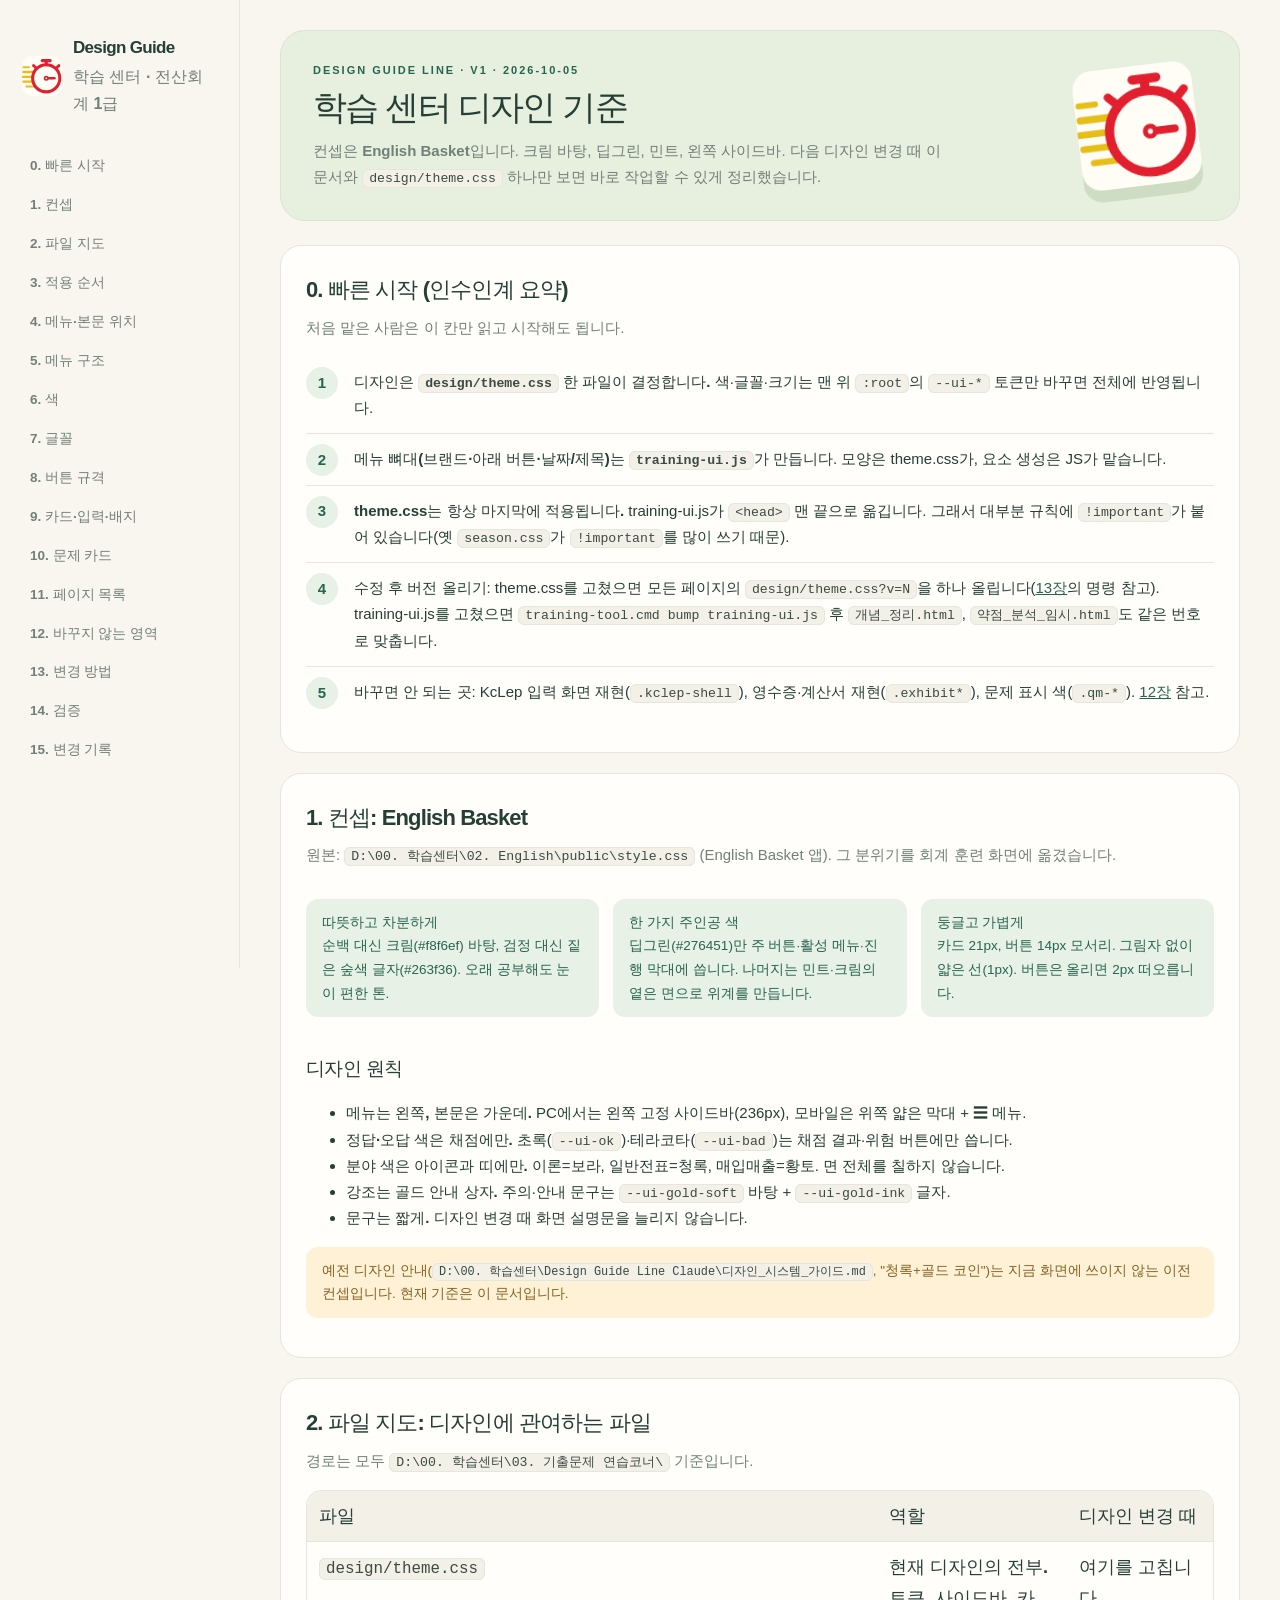
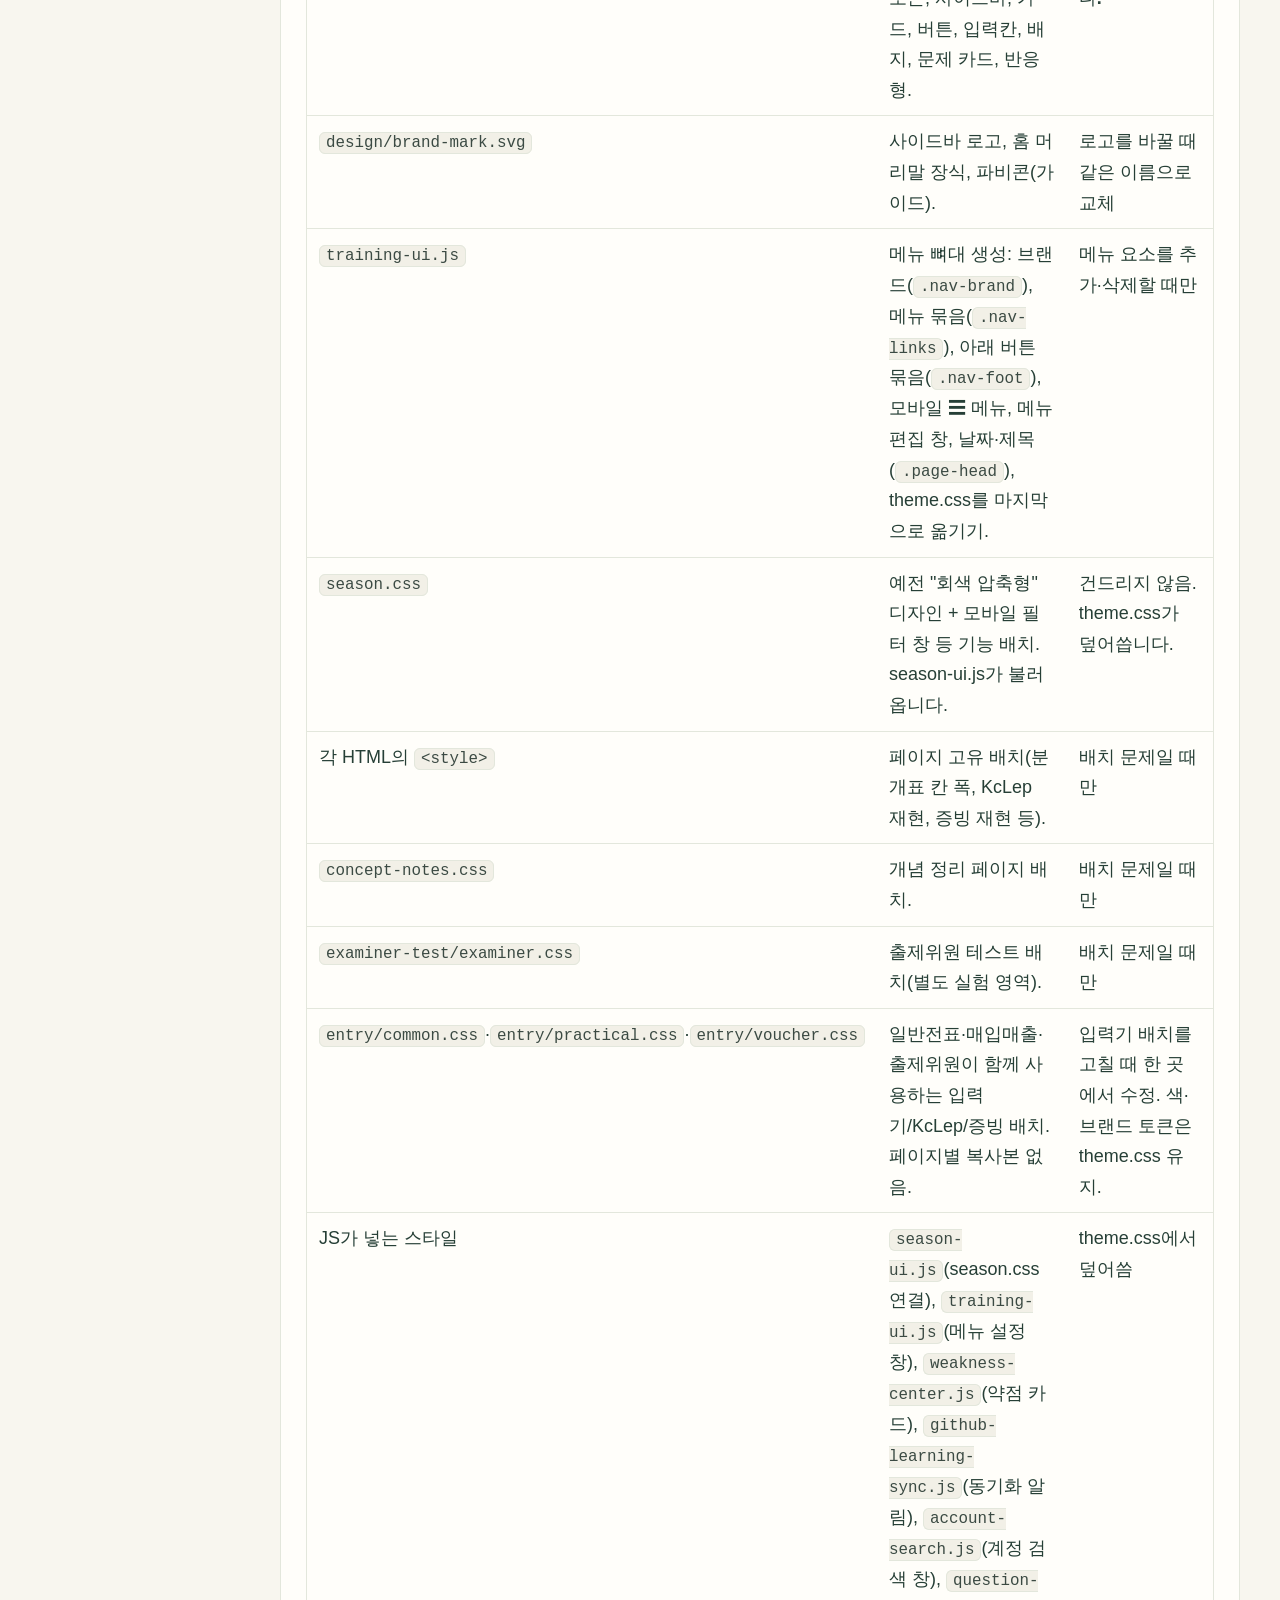
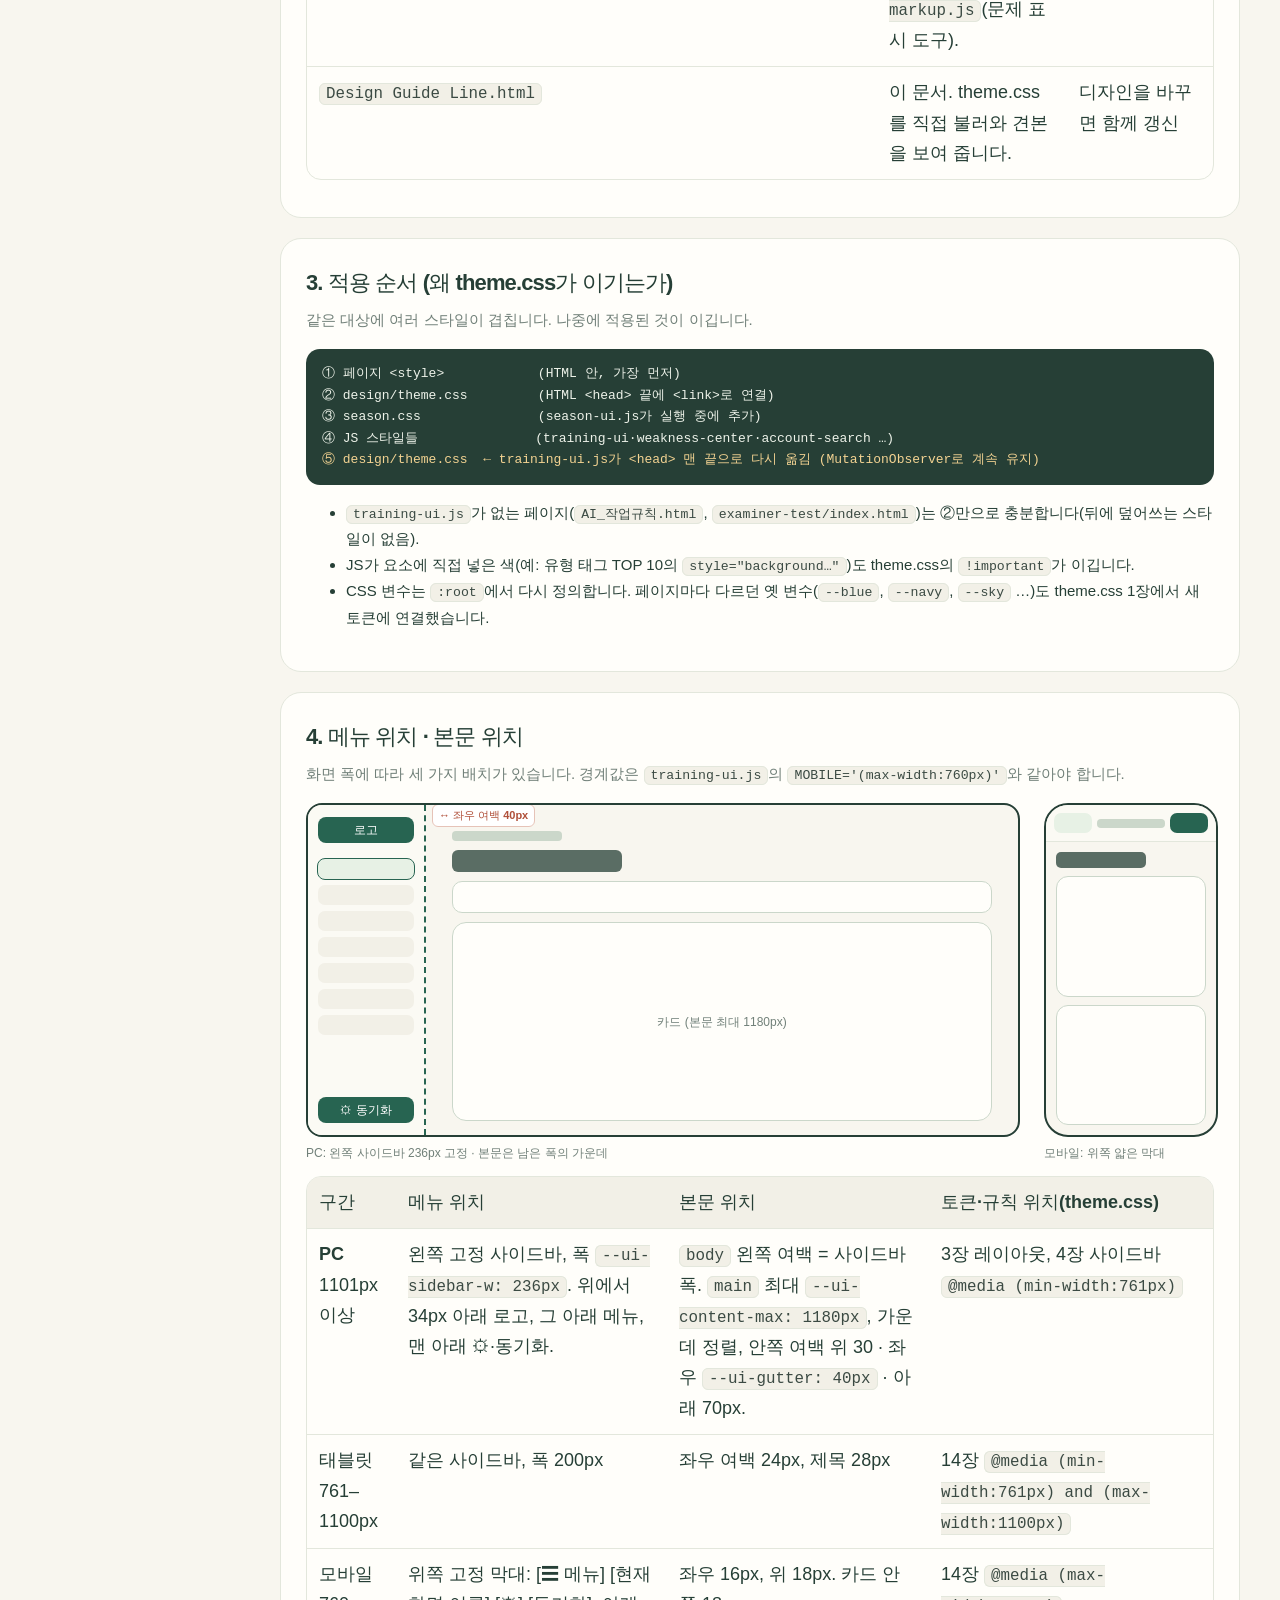
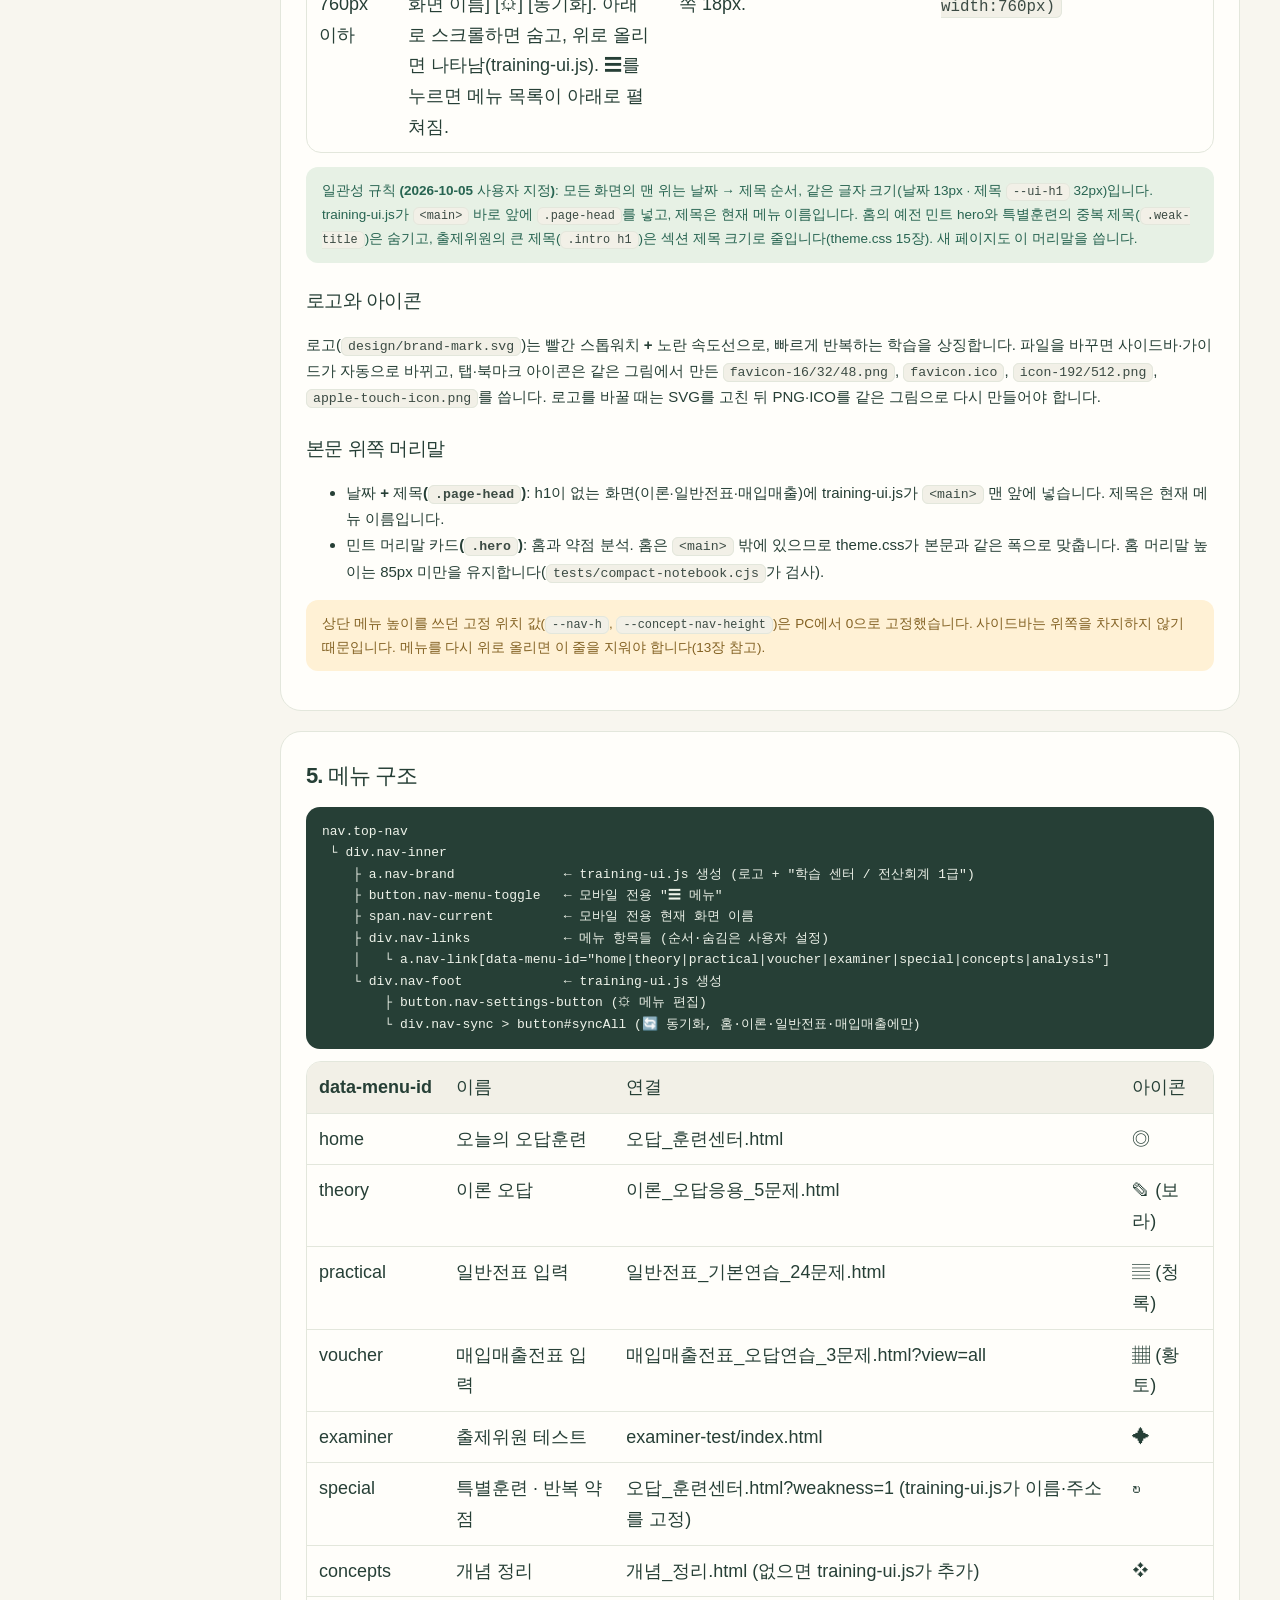
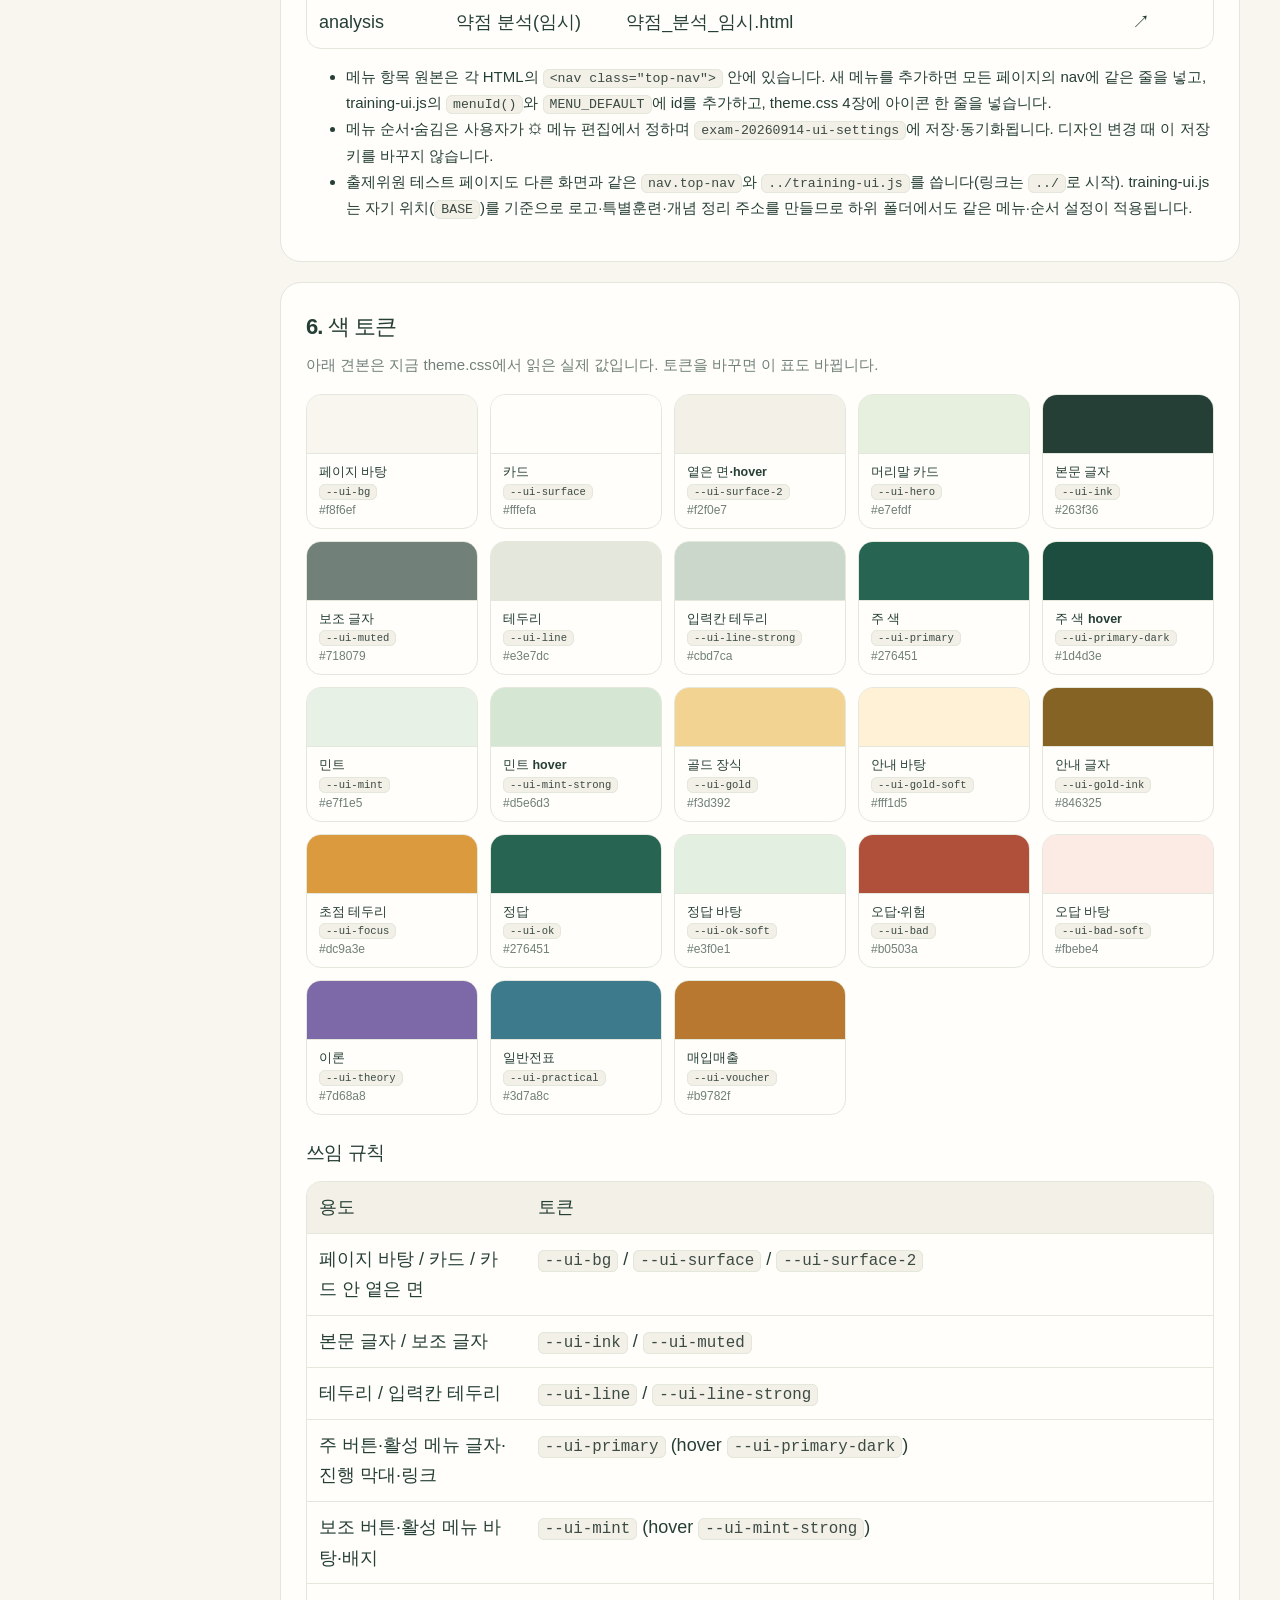
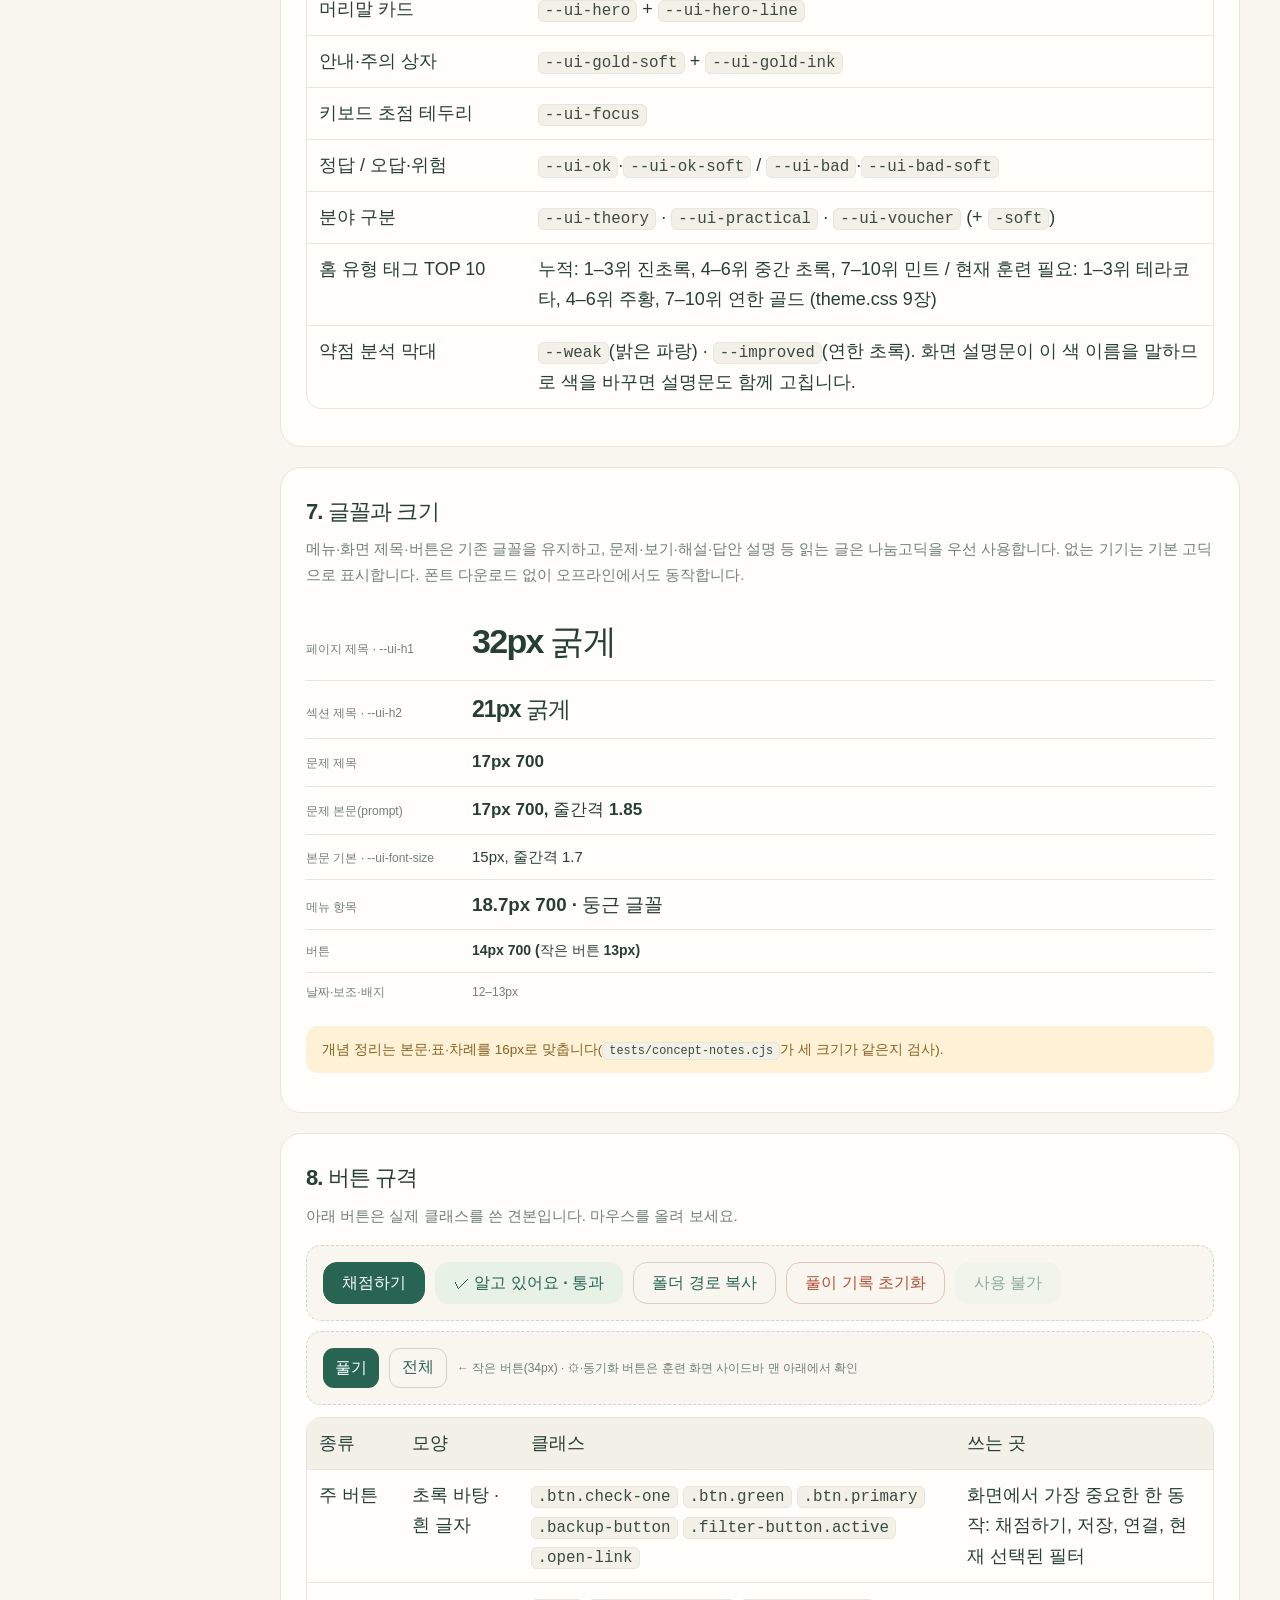
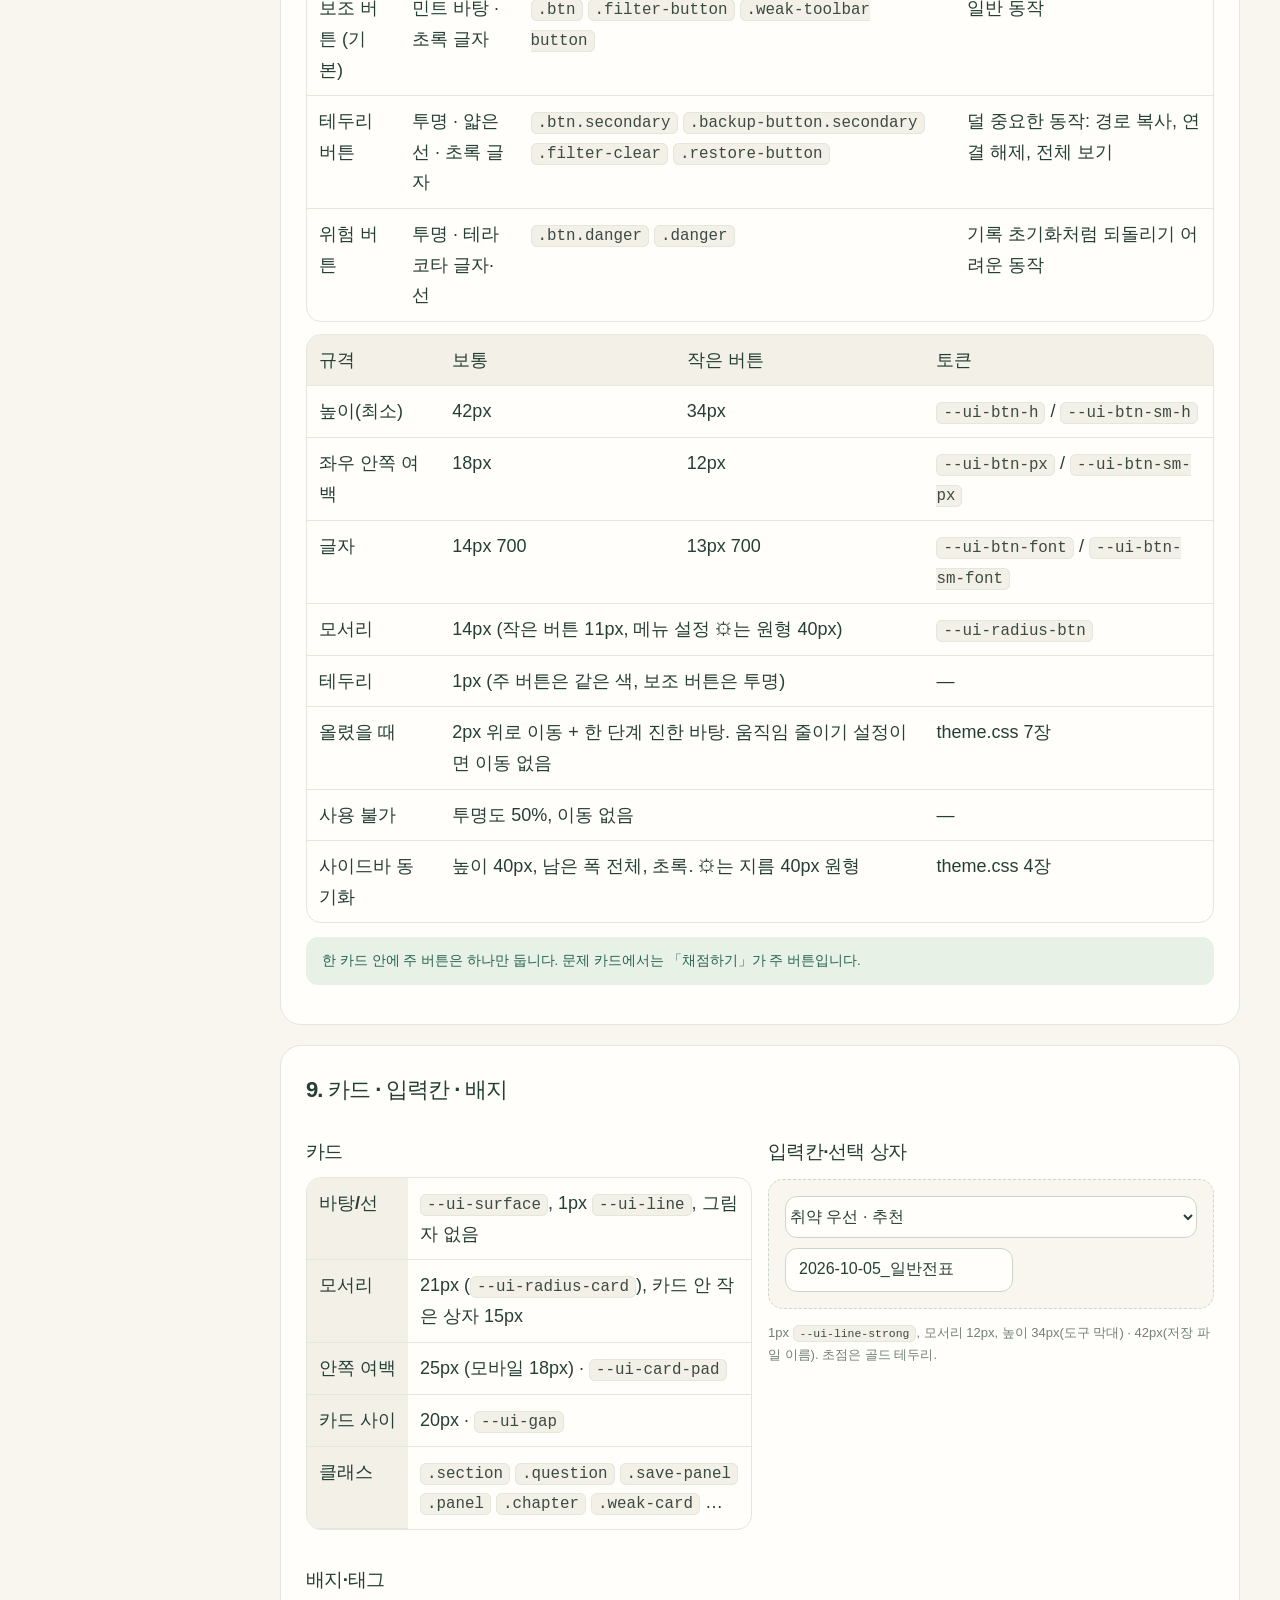
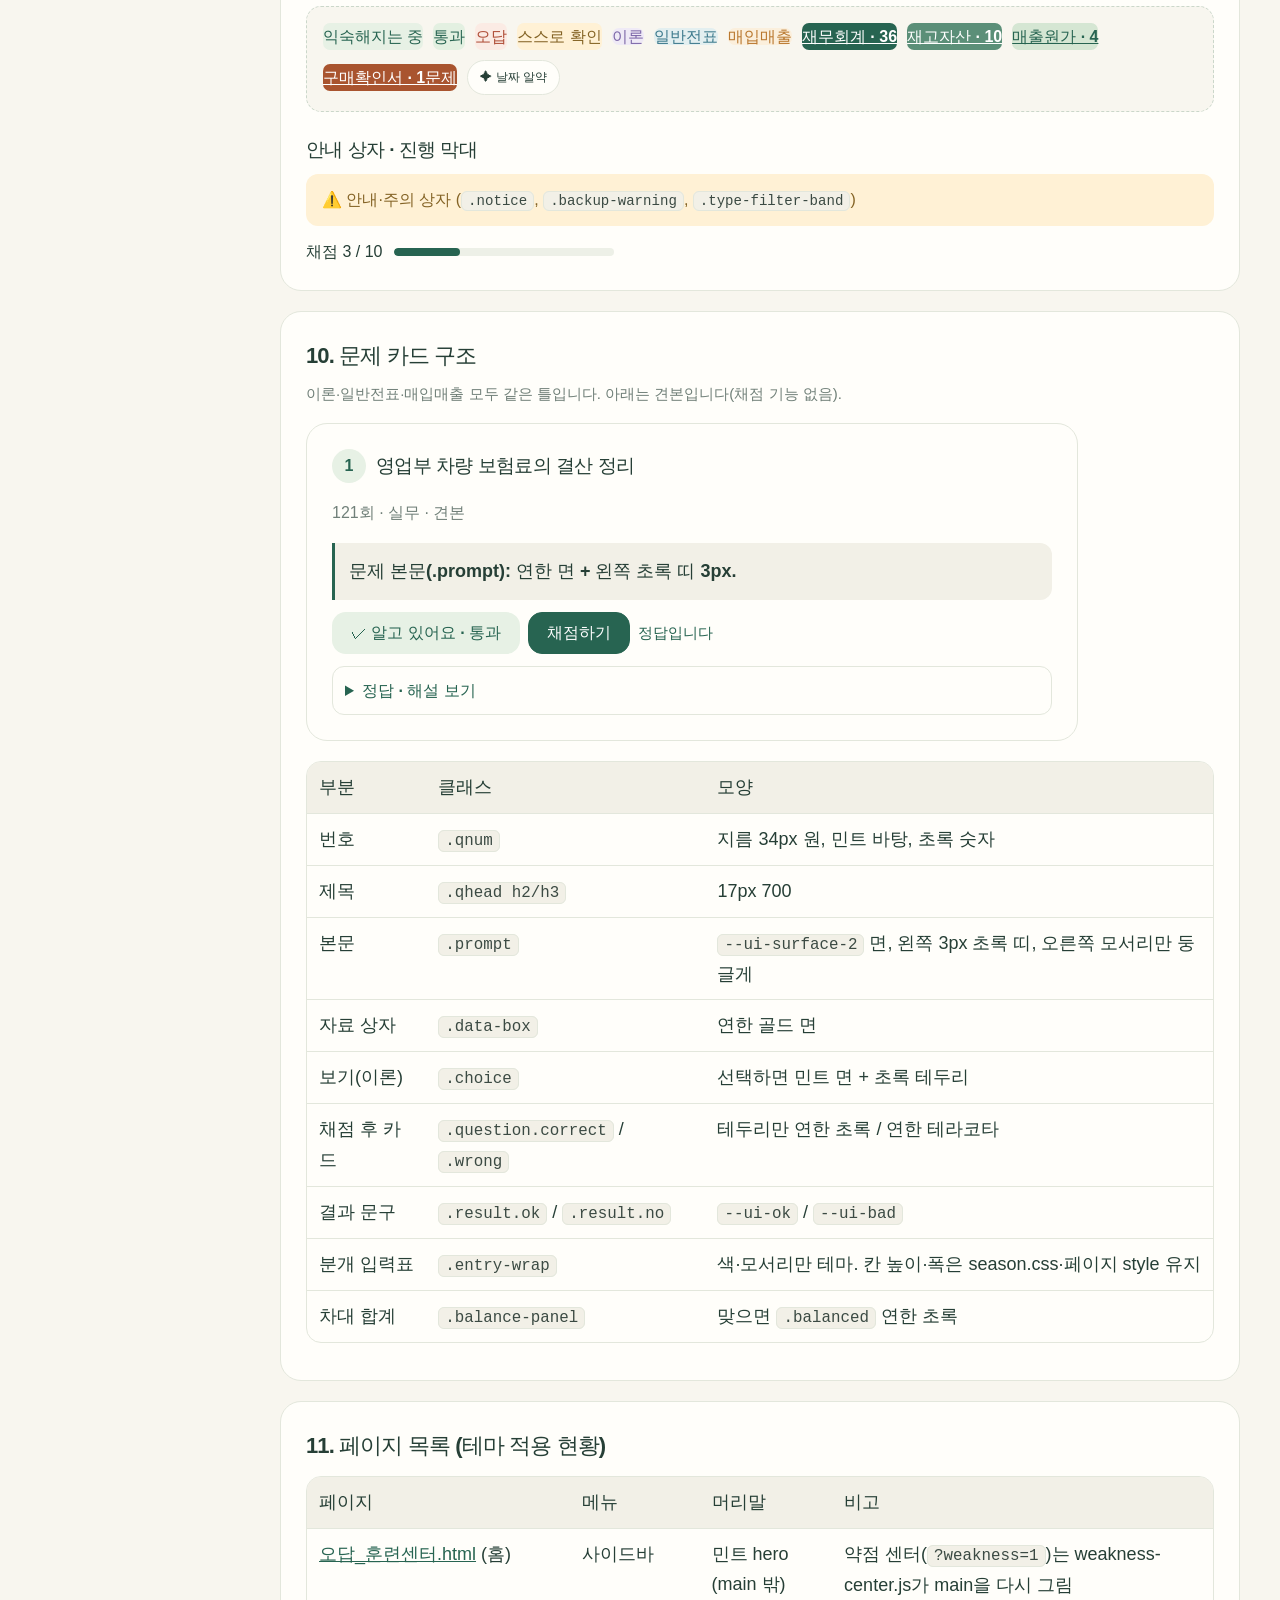
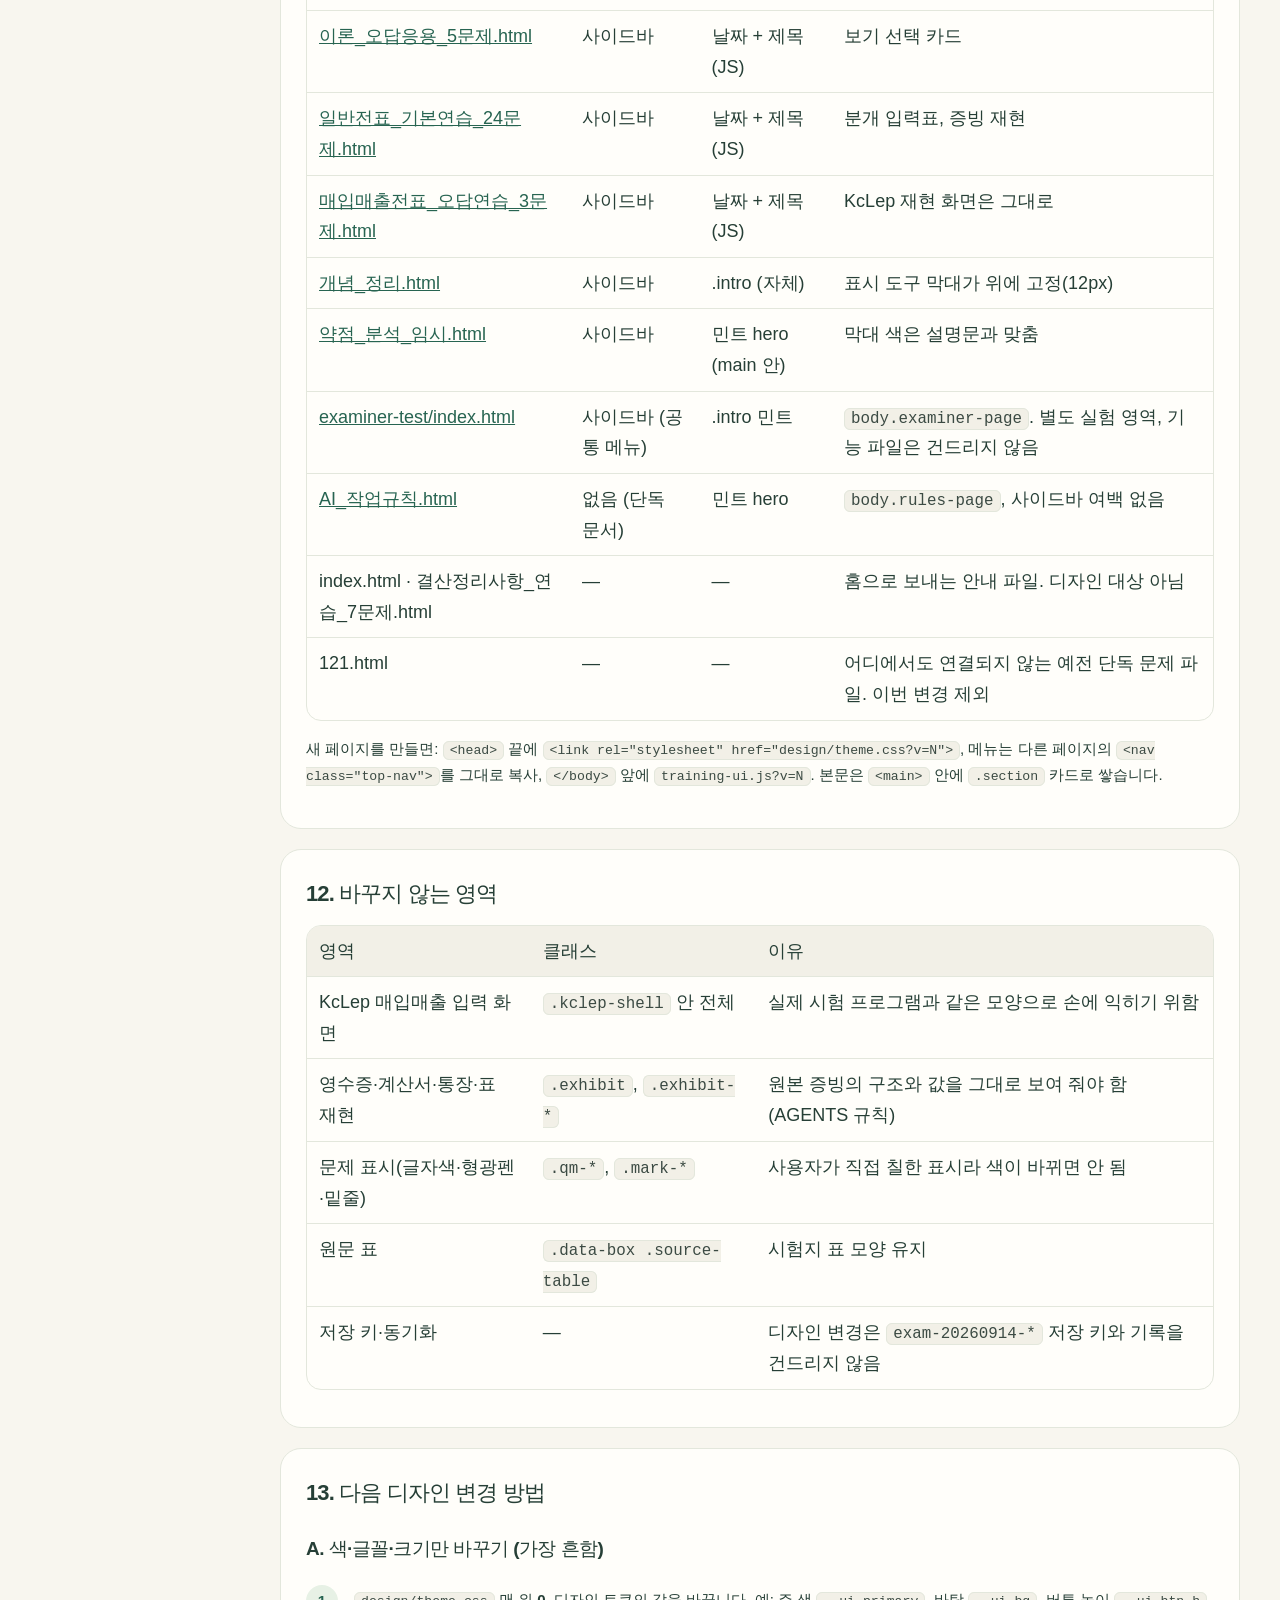
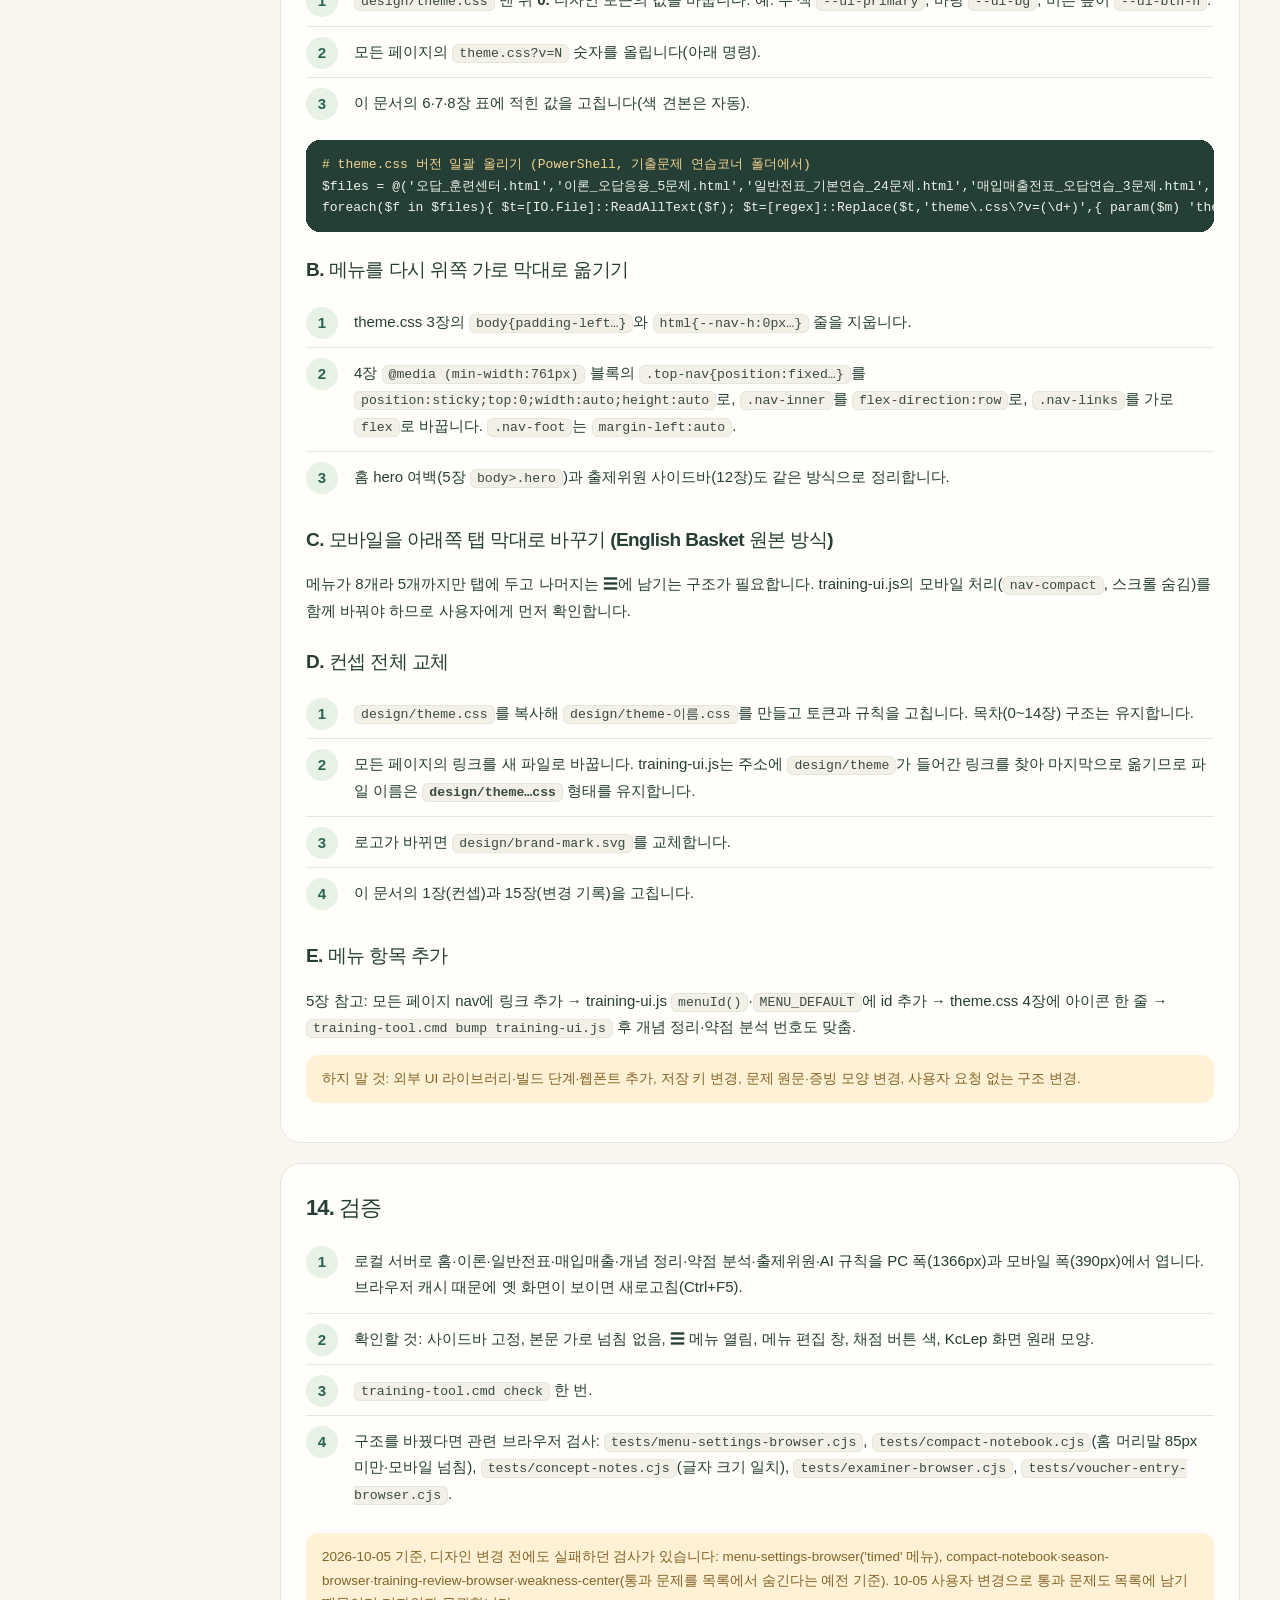
<file: Design Guide Line.html>
<!doctype html>
<html lang="ko">
<head>
  <meta charset="utf-8">
  <meta name="viewport" content="width=device-width,initial-scale=1">
  <title>Design Guide Line · 학습 센터</title>
  <!-- 실제 테마를 그대로 불러온다. 아래 견본(버튼·배지·카드)은 항상 현재 theme.css 모양으로 보인다. -->
  <link rel="stylesheet" href="design/theme.css?v=23">
  <link rel="icon" type="image/svg+xml" href="design/brand-mark.svg?v=4">
  <link rel="icon" type="image/png" sizes="32x32" href="design/favicon-32.png?v=4">
  <link rel="icon" type="image/png" sizes="192x192" href="design/icon-192.png?v=4">
  <link rel="shortcut icon" href="design/favicon.ico?v=4">
  <link rel="apple-touch-icon" href="design/apple-touch-icon.png?v=4">
  <style>
    html body.guide{padding-left:0!important;font-size:15px!important}
    .guide-shell{display:grid;grid-template-columns:240px minmax(0,1fr);max-width:1320px;margin:0 auto}
    .guide-toc{position:sticky;top:0;height:100vh;overflow-y:auto;padding:34px 18px;border-right:1px solid var(--ui-line)}
    .guide-toc .brand{display:flex;align-items:center;gap:11px;margin:0 4px 30px;font-weight:800;font-size:17px;letter-spacing:-.04em;color:var(--ui-ink);text-decoration:none}
    .guide-toc .brand img{width:40px;height:40px;border-radius:11px}
    .guide-toc .brand small{display:block;font-size:11px;color:var(--ui-muted);font-weight:700;letter-spacing:0}
    .guide-toc a.toc-link{display:block;padding:8px 12px;border-radius:11px;color:var(--ui-muted);font-size:13.5px;font-weight:700;text-decoration:none}
    .guide-toc a.toc-link:hover{background:var(--ui-surface-2);color:var(--ui-ink)}
    html body.guide main.guide-main{width:auto!important;max-width:none!important;margin:0!important;padding:30px 40px 90px!important;min-width:0}
    .guide-main section{scroll-margin-top:20px}
    .g-hero{padding:30px 32px;background:var(--ui-hero);border:1px solid var(--ui-hero-line);border-radius:25px;display:grid;grid-template-columns:1fr 130px;gap:20px;align-items:center;margin-bottom:24px}
    .g-hero h1{margin:6px 0 10px;font-size:34px;letter-spacing:-.05em;line-height:1.25}
    .g-hero p{margin:0;color:var(--ui-muted);max-width:640px}
    .g-hero img{width:120px;transform:rotate(-7deg);filter:drop-shadow(0 12px 0 #cedcc3)}
    .eyebrow-g{font-size:11px;font-weight:800;letter-spacing:2px;color:var(--ui-primary);text-transform:uppercase}
    .card-g{background:var(--ui-surface);border:1px solid var(--ui-line);border-radius:21px;padding:25px;margin:0 0 20px}
    .card-g h2{margin:0 0 6px;font-size:22px;letter-spacing:-.04em}
    .card-g h3{margin:22px 0 8px;font-size:16px}
    .card-g>p.lead{margin:0 0 16px;color:var(--ui-muted)}
    .card-g p,.card-g li{line-height:1.75}
    .grid2{display:grid;grid-template-columns:repeat(2,minmax(0,1fr));gap:16px}
    .grid3{display:grid;grid-template-columns:repeat(3,minmax(0,1fr));gap:14px}
    .note-g{background:var(--ui-gold-soft);color:var(--ui-gold-ink);border-radius:12px;padding:12px 16px;font-size:13.5px;line-height:1.75;margin:14px 0}
    .tip-g{background:var(--ui-mint);color:var(--ui-primary);border-radius:12px;padding:12px 16px;font-size:13.5px;line-height:1.75;margin:14px 0}
    code,kbd{font-family:Consolas,"D2Coding",monospace;font-size:.88em;background:var(--ui-surface-2);border:1px solid var(--ui-line);border-radius:6px;padding:1px 6px;color:#3b4a43}
    pre{margin:12px 0;padding:14px 16px;background:#263f36;color:#eef3ea;border-radius:14px;overflow-x:auto;font:13px/1.65 Consolas,"D2Coding",monospace}
    pre b{color:#f3d392;font-weight:400}
    table.g{width:100%;border-collapse:collapse;font-size:13.5px;min-width:560px}
    table.g th,table.g td{padding:10px 12px;border-bottom:1px solid var(--ui-line);text-align:left;vertical-align:top}
    table.g th{background:var(--ui-surface-2);font-weight:800;white-space:nowrap}
    .tw{overflow-x:auto;border:1px solid var(--ui-line);border-radius:15px;margin:12px 0}
    .tw table.g tr:last-child td{border-bottom:0}
    .swatches{display:grid;grid-template-columns:repeat(auto-fill,minmax(170px,1fr));gap:12px}
    .swatch{border:1px solid var(--ui-line);border-radius:15px;overflow:hidden;background:var(--ui-surface)}
    .swatch i{display:block;height:58px;border-bottom:1px solid var(--ui-line)}
    .swatch div{padding:9px 12px;font-size:12px;line-height:1.5}
    .swatch b{display:block;font-size:12.5px}
    .swatch span{color:var(--ui-muted)}
    .sample-row{display:flex;flex-wrap:wrap;gap:10px;align-items:center;padding:16px;border:1px dashed var(--ui-line-strong);border-radius:15px;background:var(--ui-bg);margin:10px 0}
    /* 레이아웃 지도 */
    .map{display:grid;grid-template-columns:118px 1fr;height:330px;border:2px solid var(--ui-ink);border-radius:16px;overflow:hidden;background:var(--ui-bg);font-size:12px}
    .map-side{border-right:2px dashed var(--ui-primary);padding:12px 10px;display:flex;flex-direction:column;gap:6px;background:#fbfaf4}
    .map-side .m-brand{height:26px;border-radius:8px;background:var(--ui-primary);color:#fff;display:grid;place-items:center;font-weight:800;margin-bottom:10px}
    .map-side .m-link{height:20px;border-radius:7px;background:var(--ui-surface-2)}
    .map-side .m-link.on{background:var(--ui-mint);outline:1px solid var(--ui-primary)}
    .map-side .m-foot{margin-top:auto;height:26px;border-radius:8px;background:var(--ui-primary);color:#fff;display:grid;place-items:center}
    .map-main{padding:14px 26px;display:flex;flex-direction:column;gap:9px;position:relative}
    .map-main .m-date{width:110px;height:10px;border-radius:4px;background:var(--ui-line-strong)}
    .map-main .m-title{width:170px;height:22px;border-radius:6px;background:var(--ui-ink);opacity:.75}
    .map-main .m-tool{height:30px;border-radius:10px;border:1px solid var(--ui-line-strong);background:var(--ui-surface)}
    .map-main .m-card{flex:1;border-radius:14px;border:1px solid var(--ui-line-strong);background:var(--ui-surface);display:grid;place-items:center;color:var(--ui-muted)}
    .map-label{position:absolute;font-size:11px;font-weight:800;color:var(--ui-bad);background:#fff;border:1px solid #e6c3b8;border-radius:6px;padding:1px 6px}
    .phone{width:170px;height:330px;border:2px solid var(--ui-ink);border-radius:24px;overflow:hidden;background:var(--ui-bg);display:flex;flex-direction:column;font-size:11px}
    .phone .p-bar{display:flex;gap:5px;align-items:center;padding:8px;border-bottom:1px solid var(--ui-line);background:#fbfaf4}
    .phone .p-bar i{height:20px;border-radius:7px;background:var(--ui-mint);width:38px}
    .phone .p-bar b{flex:1;height:9px;border-radius:4px;background:var(--ui-line-strong)}
    .phone .p-bar em{height:20px;width:38px;border-radius:7px;background:var(--ui-primary)}
    .phone .p-body{padding:10px;display:flex;flex-direction:column;gap:8px;flex:1}
    .phone .p-body .m-title{width:90px;height:16px;border-radius:5px;background:var(--ui-ink);opacity:.75}
    .phone .p-body .m-card{flex:1;border-radius:12px;border:1px solid var(--ui-line-strong);background:var(--ui-surface)}
    .layout-pair{display:grid;grid-template-columns:minmax(0,1fr) 170px;gap:24px;align-items:start}
    .steps-g{counter-reset:s;list-style:none;padding:0;margin:10px 0}
    .steps-g li{counter-increment:s;position:relative;padding:12px 0 12px 48px;border-top:1px solid var(--ui-line)}
    .steps-g li:first-child{border-top:0}
    .steps-g li::before{content:counter(s);position:absolute;left:0;top:10px;width:32px;height:32px;border-radius:50%;background:var(--ui-mint);color:var(--ui-primary);display:grid;place-items:center;font-weight:800}
    .type-scale div{display:flex;align-items:baseline;gap:16px;padding:9px 0;border-bottom:1px solid var(--ui-line)}
    .type-scale div:last-child{border-bottom:0}
    .type-scale span{width:150px;flex:none;color:var(--ui-muted);font-size:12px}
    .demo-question{max-width:720px}
    .demo-question .qhead{display:flex;gap:10px}.demo-question .qhead h3{margin:0}.demo-question .qnum{display:grid;place-items:center}
    .pill-g{display:inline-flex;gap:6px;align-items:center;padding:6px 12px;border-radius:999px;border:1px solid var(--ui-line);background:var(--ui-surface);font-size:12px}
    @media (max-width:960px){.guide-shell{display:block}.guide-toc{position:static;height:auto;border-right:0;border-bottom:1px solid var(--ui-line);padding:18px 16px;display:flex;flex-wrap:wrap;gap:4px}.guide-toc .brand{width:100%;margin-bottom:10px}html body.guide main.guide-main{padding:20px 16px 60px!important}.grid2,.grid3{grid-template-columns:1fr}.layout-pair{grid-template-columns:1fr}.g-hero{grid-template-columns:1fr 70px;padding:22px 20px}.g-hero h1{font-size:26px}.g-hero img{width:66px}}
  </style>
</head>
<body class="guide">
<div class="guide-shell">
  <nav class="guide-toc" aria-label="가이드 차례">
    <a class="brand" href="오답_훈련센터.html"><img src="design/brand-mark.svg?v=4" alt=""><span>Design Guide<small>학습 센터 · 전산회계 1급</small></span></a>
    <a class="toc-link" href="#quick">0. 빠른 시작</a>
    <a class="toc-link" href="#concept">1. 컨셉</a>
    <a class="toc-link" href="#files">2. 파일 지도</a>
    <a class="toc-link" href="#cascade">3. 적용 순서</a>
    <a class="toc-link" href="#layout">4. 메뉴·본문 위치</a>
    <a class="toc-link" href="#menu">5. 메뉴 구조</a>
    <a class="toc-link" href="#color">6. 색</a>
    <a class="toc-link" href="#type">7. 글꼴</a>
    <a class="toc-link" href="#button">8. 버튼 규격</a>
    <a class="toc-link" href="#parts">9. 카드·입력·배지</a>
    <a class="toc-link" href="#question">10. 문제 카드</a>
    <a class="toc-link" href="#pages">11. 페이지 목록</a>
    <a class="toc-link" href="#exceptions">12. 바꾸지 않는 영역</a>
    <a class="toc-link" href="#recipes">13. 변경 방법</a>
    <a class="toc-link" href="#verify">14. 검증</a>
    <a class="toc-link" href="#history">15. 변경 기록</a>
  </nav>

  <main class="guide-main">
    <header class="g-hero">
      <div>
        <div class="eyebrow-g">Design Guide Line · v1 · 2026-10-05</div>
        <h1>학습 센터 디자인 기준</h1>
        <p>컨셉은 <b>English Basket</b>입니다. 크림 바탕, 딥그린, 민트, 왼쪽 사이드바. 다음 디자인 변경 때 이 문서와 <code>design/theme.css</code> 하나만 보면 바로 작업할 수 있게 정리했습니다.</p>
      </div>
      <img src="design/brand-mark.svg?v=4" alt="">
    </header>

    <!-- 0 -->
    <section id="quick" class="card-g">
      <h2>0. 빠른 시작 (인수인계 요약)</h2>
      <p class="lead">처음 맡은 사람은 이 칸만 읽고 시작해도 됩니다.</p>
      <ol class="steps-g">
        <li><b>디자인은 <code>design/theme.css</code> 한 파일이 결정합니다.</b> 색·글꼴·크기는 맨 위 <code>:root</code>의 <code>--ui-*</code> 토큰만 바꾸면 전체에 반영됩니다.</li>
        <li><b>메뉴 뼈대(브랜드·아래 버튼·날짜/제목)는 <code>training-ui.js</code></b>가 만듭니다. 모양은 theme.css가, 요소 생성은 JS가 맡습니다.</li>
        <li><b>theme.css는 항상 마지막에 적용됩니다.</b> training-ui.js가 <code>&lt;head&gt;</code> 맨 끝으로 옮깁니다. 그래서 대부분 규칙에 <code>!important</code>가 붙어 있습니다(옛 <code>season.css</code>가 <code>!important</code>를 많이 쓰기 때문).</li>
        <li><b>수정 후 버전 올리기</b>: theme.css를 고쳤으면 모든 페이지의 <code>design/theme.css?v=N</code>을 하나 올립니다(<a href="#recipes">13장</a>의 명령 참고). training-ui.js를 고쳤으면 <code>training-tool.cmd bump training-ui.js</code> 후 <code>개념_정리.html</code>, <code>약점_분석_임시.html</code>도 같은 번호로 맞춥니다.</li>
        <li><b>바꾸면 안 되는 곳</b>: KcLep 입력 화면 재현(<code>.kclep-shell</code>), 영수증·계산서 재현(<code>.exhibit*</code>), 문제 표시 색(<code>.qm-*</code>). <a href="#exceptions">12장</a> 참고.</li>
      </ol>
    </section>

    <!-- 1 -->
    <section id="concept" class="card-g">
      <h2>1. 컨셉: English Basket</h2>
      <p class="lead">원본: <code>D:\00. 학습센터\02. English\public\style.css</code> (English Basket 앱). 그 분위기를 회계 훈련 화면에 옮겼습니다.</p>
      <div class="grid3">
        <div class="tip-g"><b>따뜻하고 차분하게</b><br>순백 대신 크림(#f8f6ef) 바탕, 검정 대신 짙은 숲색 글자(#263f36). 오래 공부해도 눈이 편한 톤.</div>
        <div class="tip-g"><b>한 가지 주인공 색</b><br>딥그린(#276451)만 주 버튼·활성 메뉴·진행 막대에 씁니다. 나머지는 민트·크림의 옅은 면으로 위계를 만듭니다.</div>
        <div class="tip-g"><b>둥글고 가볍게</b><br>카드 21px, 버튼 14px 모서리. 그림자 없이 얇은 선(1px). 버튼은 올리면 2px 떠오릅니다.</div>
      </div>
      <h3>디자인 원칙</h3>
      <ul>
        <li><b>메뉴는 왼쪽, 본문은 가운데.</b> PC에서는 왼쪽 고정 사이드바(236px), 모바일은 위쪽 얇은 막대 + ☰ 메뉴.</li>
        <li><b>정답·오답 색은 채점에만.</b> 초록(<code>--ui-ok</code>)·테라코타(<code>--ui-bad</code>)는 채점 결과·위험 버튼에만 씁니다.</li>
        <li><b>분야 색은 아이콘과 띠에만.</b> 이론=보라, 일반전표=청록, 매입매출=황토. 면 전체를 칠하지 않습니다.</li>
        <li><b>강조는 골드 안내 상자.</b> 주의·안내 문구는 <code>--ui-gold-soft</code> 바탕 + <code>--ui-gold-ink</code> 글자.</li>
        <li><b>문구는 짧게.</b> 디자인 변경 때 화면 설명문을 늘리지 않습니다.</li>
      </ul>
      <div class="note-g">예전 디자인 안내(<code>D:\00. 학습센터\Design Guide Line Claude\디자인_시스템_가이드.md</code>, "청록+골드 코인")는 지금 화면에 쓰이지 않는 이전 컨셉입니다. 현재 기준은 이 문서입니다.</div>
    </section>

    <!-- 2 -->
    <section id="files" class="card-g">
      <h2>2. 파일 지도: 디자인에 관여하는 파일</h2>
      <p class="lead">경로는 모두 <code>D:\00. 학습센터\03. 기출문제 연습코너\</code> 기준입니다.</p>
      <div class="tw"><table class="g">
        <thead><tr><th>파일</th><th>역할</th><th>디자인 변경 때</th></tr></thead>
        <tbody>
          <tr><td><code>design/theme.css</code></td><td><b>현재 디자인의 전부.</b> 토큰, 사이드바, 카드, 버튼, 입력칸, 배지, 문제 카드, 반응형.</td><td><b>여기를 고칩니다.</b></td></tr>
          <tr><td><code>design/brand-mark.svg</code></td><td>사이드바 로고, 홈 머리말 장식, 파비콘(가이드).</td><td>로고를 바꿀 때 같은 이름으로 교체</td></tr>
          <tr><td><code>training-ui.js</code></td><td>메뉴 뼈대 생성: 브랜드(<code>.nav-brand</code>), 메뉴 묶음(<code>.nav-links</code>), 아래 버튼 묶음(<code>.nav-foot</code>), 모바일 ☰ 메뉴, 메뉴 편집 창, 날짜·제목(<code>.page-head</code>), theme.css를 마지막으로 옮기기.</td><td>메뉴 요소를 추가·삭제할 때만</td></tr>
          <tr><td><code>season.css</code></td><td>예전 "회색 압축형" 디자인 + 모바일 필터 창 등 <b>기능 배치</b>. season-ui.js가 불러옵니다.</td><td>건드리지 않음. theme.css가 덮어씁니다.</td></tr>
          <tr><td>각 HTML의 <code>&lt;style&gt;</code></td><td>페이지 고유 배치(분개표 칸 폭, KcLep 재현, 증빙 재현 등).</td><td>배치 문제일 때만</td></tr>
          <tr><td><code>concept-notes.css</code></td><td>개념 정리 페이지 배치.</td><td>배치 문제일 때만</td></tr>
          <tr><td><code>examiner-test/examiner.css</code></td><td>출제위원 테스트 배치(별도 실험 영역).</td><td>배치 문제일 때만</td></tr>
          <tr><td><code>entry/common.css</code>·<code>entry/practical.css</code>·<code>entry/voucher.css</code></td><td>일반전표·매입매출·출제위원이 함께 사용하는 입력기/KcLep/증빙 배치. 페이지별 복사본 없음.</td><td>입력기 배치를 고칠 때 한 곳에서 수정. 색·브랜드 토큰은 theme.css 유지.</td></tr>
          <tr><td>JS가 넣는 스타일</td><td><code>season-ui.js</code>(season.css 연결), <code>training-ui.js</code>(메뉴 설정 창), <code>weakness-center.js</code>(약점 카드), <code>github-learning-sync.js</code>(동기화 알림), <code>account-search.js</code>(계정 검색 창), <code>question-markup.js</code>(문제 표시 도구).</td><td>theme.css에서 덮어씀</td></tr>
          <tr><td><code>Design Guide Line.html</code></td><td>이 문서. theme.css를 직접 불러와 견본을 보여 줍니다.</td><td>디자인을 바꾸면 함께 갱신</td></tr>
        </tbody>
      </table></div>
    </section>

    <!-- 3 -->
    <section id="cascade" class="card-g">
      <h2>3. 적용 순서 (왜 theme.css가 이기는가)</h2>
      <p class="lead">같은 대상에 여러 스타일이 겹칩니다. 나중에 적용된 것이 이깁니다.</p>
<pre>① 페이지 &lt;style&gt;            (HTML 안, 가장 먼저)
② design/theme.css         (HTML &lt;head&gt; 끝에 &lt;link&gt;로 연결)
③ season.css               (season-ui.js가 실행 중에 추가)
④ JS 스타일들               (training-ui·weakness-center·account-search …)
<b>⑤ design/theme.css  ← training-ui.js가 &lt;head&gt; 맨 끝으로 다시 옮김 (MutationObserver로 계속 유지)</b></pre>
      <ul>
        <li><code>training-ui.js</code>가 없는 페이지(<code>AI_작업규칙.html</code>, <code>examiner-test/index.html</code>)는 ②만으로 충분합니다(뒤에 덮어쓰는 스타일이 없음).</li>
        <li>JS가 요소에 직접 넣은 색(예: 유형 태그 TOP 10의 <code>style="background…"</code>)도 theme.css의 <code>!important</code>가 이깁니다.</li>
        <li>CSS 변수는 <code>:root</code>에서 다시 정의합니다. 페이지마다 다르던 옛 변수(<code>--blue</code>, <code>--navy</code>, <code>--sky</code> …)도 theme.css 1장에서 새 토큰에 연결했습니다.</li>
      </ul>
    </section>

    <!-- 4 -->
    <section id="layout" class="card-g">
      <h2>4. 메뉴 위치 · 본문 위치</h2>
      <p class="lead">화면 폭에 따라 세 가지 배치가 있습니다. 경계값은 <code>training-ui.js</code>의 <code>MOBILE='(max-width:760px)'</code>와 같아야 합니다.</p>
      <div class="layout-pair">
        <div>
          <div class="map" aria-label="PC 배치 그림">
            <div class="map-side"><div class="m-brand">로고</div><div class="m-link on"></div><div class="m-link"></div><div class="m-link"></div><div class="m-link"></div><div class="m-link"></div><div class="m-link"></div><div class="m-link"></div><div class="m-foot">⚙ 동기화</div></div>
            <div class="map-main">
              <span class="map-label" style="left:6px;top:-1px">↔ 좌우 여백 40px</span>
              <div class="m-date" style="margin-top:12px"></div><div class="m-title"></div><div class="m-tool"></div><div class="m-card">카드 (본문 최대 1180px)</div>
            </div>
          </div>
          <p style="font-size:12px;color:var(--ui-muted);margin:6px 0 0">PC: 왼쪽 사이드바 236px 고정 · 본문은 남은 폭의 가운데</p>
        </div>
        <div>
          <div class="phone" aria-label="모바일 배치 그림"><div class="p-bar"><i></i><b></b><em></em></div><div class="p-body"><div class="m-title"></div><div class="m-card"></div><div class="m-card"></div></div></div>
          <p style="font-size:12px;color:var(--ui-muted);margin:6px 0 0">모바일: 위쪽 얇은 막대</p>
        </div>
      </div>
      <div class="tw"><table class="g">
        <thead><tr><th>구간</th><th>메뉴 위치</th><th>본문 위치</th><th>토큰·규칙 위치(theme.css)</th></tr></thead>
        <tbody>
          <tr><td><b>PC</b><br>1101px 이상</td><td>왼쪽 고정 사이드바, 폭 <code>--ui-sidebar-w: 236px</code>. 위에서 34px 아래 로고, 그 아래 메뉴, 맨 아래 ⚙·동기화.</td><td><code>body</code> 왼쪽 여백 = 사이드바 폭. <code>main</code> 최대 <code>--ui-content-max: 1180px</code>, 가운데 정렬, 안쪽 여백 위 30 · 좌우 <code>--ui-gutter: 40px</code> · 아래 70px.</td><td>3장 레이아웃, 4장 사이드바 <code>@media (min-width:761px)</code></td></tr>
          <tr><td><b>태블릿</b><br>761–1100px</td><td>같은 사이드바, 폭 200px</td><td>좌우 여백 24px, 제목 28px</td><td>14장 <code>@media (min-width:761px) and (max-width:1100px)</code></td></tr>
          <tr><td><b>모바일</b><br>760px 이하</td><td>위쪽 고정 막대: [☰ 메뉴] [현재 화면 이름] [⚙] [동기화]. 아래로 스크롤하면 숨고, 위로 올리면 나타남(training-ui.js). ☰를 누르면 메뉴 목록이 아래로 펼쳐짐.</td><td>좌우 16px, 위 18px. 카드 안쪽 18px.</td><td>14장 <code>@media (max-width:760px)</code></td></tr>
        </tbody>
      </table></div>
      <div class="tip-g"><b>일관성 규칙 (2026-10-05 사용자 지정)</b>: 모든 화면의 맨 위는 <b>날짜 → 제목</b> 순서, 같은 글자 크기(날짜 13px · 제목 <code>--ui-h1</code> 32px)입니다. training-ui.js가 <code>&lt;main&gt;</code> 바로 앞에 <code>.page-head</code>를 넣고, 제목은 현재 메뉴 이름입니다. 홈의 예전 민트 hero와 특별훈련의 중복 제목(<code>.weak-title</code>)은 숨기고, 출제위원의 큰 제목(<code>.intro h1</code>)은 섹션 제목 크기로 줄입니다(theme.css 15장). 새 페이지도 이 머리말을 씁니다.</div>
      <h3>로고와 아이콘</h3>
      <p>로고(<code>design/brand-mark.svg</code>)는 빨간 <b>스톱워치 + 노란 속도선</b>으로, 빠르게 반복하는 학습을 상징합니다. 파일을 바꾸면 사이드바·가이드가 자동으로 바뀌고, 탭·북마크 아이콘은 같은 그림에서 만든 <code>favicon-16/32/48.png</code>, <code>favicon.ico</code>, <code>icon-192/512.png</code>, <code>apple-touch-icon.png</code>를 씁니다. 로고를 바꿀 때는 SVG를 고친 뒤 PNG·ICO를 같은 그림으로 다시 만들어야 합니다.</p>
      <h3>본문 위쪽 머리말</h3>
      <ul>
        <li><b>날짜 + 제목(<code>.page-head</code>)</b>: h1이 없는 화면(이론·일반전표·매입매출)에 training-ui.js가 <code>&lt;main&gt;</code> 맨 앞에 넣습니다. 제목은 현재 메뉴 이름입니다.</li>
        <li><b>민트 머리말 카드(<code>.hero</code>)</b>: 홈과 약점 분석. 홈은 <code>&lt;main&gt;</code> 밖에 있으므로 theme.css가 본문과 같은 폭으로 맞춥니다. 홈 머리말 높이는 85px 미만을 유지합니다(<code>tests/compact-notebook.cjs</code>가 검사).</li>
      </ul>
      <div class="note-g">상단 메뉴 높이를 쓰던 고정 위치 값(<code>--nav-h</code>, <code>--concept-nav-height</code>)은 PC에서 0으로 고정했습니다. 사이드바는 위쪽을 차지하지 않기 때문입니다. 메뉴를 다시 위로 올리면 이 줄을 지워야 합니다(13장 참고).</div>
    </section>

    <!-- 5 -->
    <section id="menu" class="card-g">
      <h2>5. 메뉴 구조</h2>
<pre>nav.top-nav
 └ div.nav-inner
    ├ a.nav-brand              ← training-ui.js 생성 (로고 + "학습 센터 / 전산회계 1급")
    ├ button.nav-menu-toggle   ← 모바일 전용 "☰ 메뉴"
    ├ span.nav-current         ← 모바일 전용 현재 화면 이름
    ├ div.nav-links            ← 메뉴 항목들 (순서·숨김은 사용자 설정)
    │   └ a.nav-link[data-menu-id="home|theory|practical|voucher|examiner|special|concepts|analysis"]
    └ div.nav-foot             ← training-ui.js 생성
        ├ button.nav-settings-button (⚙ 메뉴 편집)
        └ div.nav-sync > button#syncAll (🔄 동기화, 홈·이론·일반전표·매입매출에만)</pre>
      <div class="tw"><table class="g">
        <thead><tr><th>data-menu-id</th><th>이름</th><th>연결</th><th>아이콘</th></tr></thead>
        <tbody>
          <tr><td>home</td><td>오늘의 오답훈련</td><td>오답_훈련센터.html</td><td>◎</td></tr>
          <tr><td>theory</td><td>이론 오답</td><td>이론_오답응용_5문제.html</td><td>✎ (보라)</td></tr>
          <tr><td>practical</td><td>일반전표 입력</td><td>일반전표_기본연습_24문제.html</td><td>▤ (청록)</td></tr>
          <tr><td>voucher</td><td>매입매출전표 입력</td><td>매입매출전표_오답연습_3문제.html?view=all</td><td>▦ (황토)</td></tr>
          <tr><td>examiner</td><td>출제위원 테스트</td><td>examiner-test/index.html</td><td>✦</td></tr>
          <tr><td>special</td><td>특별훈련 · 반복 약점</td><td>오답_훈련센터.html?weakness=1 (training-ui.js가 이름·주소를 고정)</td><td>↻</td></tr>
          <tr><td>concepts</td><td>개념 정리</td><td>개념_정리.html (없으면 training-ui.js가 추가)</td><td>❖</td></tr>
          <tr><td>analysis</td><td>약점 분석(임시)</td><td>약점_분석_임시.html</td><td>↗</td></tr>
        </tbody>
      </table></div>
      <ul>
        <li><b>메뉴 항목 원본</b>은 각 HTML의 <code>&lt;nav class="top-nav"&gt;</code> 안에 있습니다. 새 메뉴를 추가하면 모든 페이지의 nav에 같은 줄을 넣고, training-ui.js의 <code>menuId()</code>와 <code>MENU_DEFAULT</code>에 id를 추가하고, theme.css 4장에 아이콘 한 줄을 넣습니다.</li>
        <li><b>메뉴 순서·숨김</b>은 사용자가 ⚙ 메뉴 편집에서 정하며 <code>exam-20260914-ui-settings</code>에 저장·동기화됩니다. 디자인 변경 때 이 저장 키를 바꾸지 않습니다.</li>
        <li><b>출제위원 테스트 페이지</b>도 다른 화면과 같은 <code>nav.top-nav</code>와 <code>../training-ui.js</code>를 씁니다(링크는 <code>../</code>로 시작). training-ui.js는 자기 위치(<code>BASE</code>)를 기준으로 로고·특별훈련·개념 정리 주소를 만들므로 하위 폴더에서도 같은 메뉴·순서 설정이 적용됩니다.</li>
      </ul>
    </section>

    <!-- 6 -->
    <section id="color" class="card-g">
      <h2>6. 색 토큰</h2>
      <p class="lead">아래 견본은 지금 theme.css에서 읽은 실제 값입니다. 토큰을 바꾸면 이 표도 바뀝니다.</p>
      <div class="swatches" id="swatches"></div>
      <h3>쓰임 규칙</h3>
      <div class="tw"><table class="g">
        <thead><tr><th>용도</th><th>토큰</th></tr></thead>
        <tbody>
          <tr><td>페이지 바탕 / 카드 / 카드 안 옅은 면</td><td><code>--ui-bg</code> / <code>--ui-surface</code> / <code>--ui-surface-2</code></td></tr>
          <tr><td>본문 글자 / 보조 글자</td><td><code>--ui-ink</code> / <code>--ui-muted</code></td></tr>
          <tr><td>테두리 / 입력칸 테두리</td><td><code>--ui-line</code> / <code>--ui-line-strong</code></td></tr>
          <tr><td>주 버튼·활성 메뉴 글자·진행 막대·링크</td><td><code>--ui-primary</code> (hover <code>--ui-primary-dark</code>)</td></tr>
          <tr><td>보조 버튼·활성 메뉴 바탕·배지</td><td><code>--ui-mint</code> (hover <code>--ui-mint-strong</code>)</td></tr>
          <tr><td>머리말 카드</td><td><code>--ui-hero</code> + <code>--ui-hero-line</code></td></tr>
          <tr><td>안내·주의 상자</td><td><code>--ui-gold-soft</code> + <code>--ui-gold-ink</code></td></tr>
          <tr><td>키보드 초점 테두리</td><td><code>--ui-focus</code></td></tr>
          <tr><td>정답 / 오답·위험</td><td><code>--ui-ok</code>·<code>--ui-ok-soft</code> / <code>--ui-bad</code>·<code>--ui-bad-soft</code></td></tr>
          <tr><td>분야 구분</td><td><code>--ui-theory</code> · <code>--ui-practical</code> · <code>--ui-voucher</code> (+ <code>-soft</code>)</td></tr>
          <tr><td>홈 유형 태그 TOP 10</td><td>누적: 1–3위 진초록, 4–6위 중간 초록, 7–10위 민트 / 현재 훈련 필요: 1–3위 테라코타, 4–6위 주황, 7–10위 연한 골드 (theme.css 9장)</td></tr>
          <tr><td>약점 분석 막대</td><td><code>--weak</code>(밝은 파랑) · <code>--improved</code>(연한 초록). 화면 설명문이 이 색 이름을 말하므로 색을 바꾸면 설명문도 함께 고칩니다.</td></tr>
        </tbody>
      </table></div>
    </section>

    <!-- 7 -->
    <section id="type" class="card-g">
      <h2>7. 글꼴과 크기</h2>
      <p class="lead">메뉴·화면 제목·버튼은 기존 글꼴을 유지하고, 문제·보기·해설·답안 설명 등 읽는 글은 나눔고딕을 우선 사용합니다. 없는 기기는 기본 고딕으로 표시합니다. 폰트 다운로드 없이 오프라인에서도 동작합니다.</p>
      <div class="type-scale">
        <div><span>페이지 제목 · --ui-h1</span><b style="font-size:var(--ui-h1);letter-spacing:-.05em">32px 굵게</b></div>
        <div><span>섹션 제목 · --ui-h2</span><b style="font-size:var(--ui-h2);letter-spacing:-.04em">21px 굵게</b></div>
        <div><span>문제 제목</span><b style="font-size:17px">17px 700</b></div>
        <div><span>문제 본문(prompt)</span><b style="font-size:17px">17px 700, 줄간격 1.85</b></div>
        <div><span>본문 기본 · --ui-font-size</span><span style="width:auto;color:var(--ui-ink);font-size:15px">15px, 줄간격 1.7</span></div>
        <div><span>메뉴 항목</span><b style="font-size:18.7px">18.7px 700 · 둥근 글꼴</b></div>
        <div><span>버튼</span><b style="font-size:14px">14px 700 (작은 버튼 13px)</b></div>
        <div><span>날짜·보조·배지</span><span style="width:auto;color:var(--ui-muted);font-size:12px">12–13px</span></div>
      </div>
      <div class="note-g">개념 정리는 본문·표·차례를 16px로 맞춥니다(<code>tests/concept-notes.cjs</code>가 세 크기가 같은지 검사).</div>
    </section>

    <!-- 8 -->
    <section id="button" class="card-g">
      <h2>8. 버튼 규격</h2>
      <p class="lead">아래 버튼은 실제 클래스를 쓴 견본입니다. 마우스를 올려 보세요.</p>
      <div class="sample-row">
        <button class="btn check-one" type="button">채점하기</button>
        <button class="btn" type="button">✓ 알고 있어요 · 통과</button>
        <button class="btn secondary" type="button">폴더 경로 복사</button>
        <button class="btn danger" type="button">풀이 기록 초기화</button>
        <button class="btn" type="button" disabled>사용 불가</button>
      </div>
      <div class="sample-row">
        <a class="open-link" href="#button">풀기</a>
        <button class="filter-clear" type="button">전체</button>
        <span style="font-size:12px;color:var(--ui-muted)">← 작은 버튼(34px) · ⚙·동기화 버튼은 훈련 화면 사이드바 맨 아래에서 확인</span>
      </div>
      <div class="tw"><table class="g">
        <thead><tr><th>종류</th><th>모양</th><th>클래스</th><th>쓰는 곳</th></tr></thead>
        <tbody>
          <tr><td><b>주 버튼</b></td><td>초록 바탕 · 흰 글자</td><td><code>.btn.check-one</code> <code>.btn.green</code> <code>.btn.primary</code> <code>.backup-button</code> <code>.filter-button.active</code> <code>.open-link</code></td><td>화면에서 가장 중요한 한 동작: 채점하기, 저장, 연결, 현재 선택된 필터</td></tr>
          <tr><td><b>보조 버튼</b> (기본)</td><td>민트 바탕 · 초록 글자</td><td><code>.btn</code> <code>.filter-button</code> <code>.weak-toolbar button</code></td><td>일반 동작</td></tr>
          <tr><td><b>테두리 버튼</b></td><td>투명 · 얇은 선 · 초록 글자</td><td><code>.btn.secondary</code> <code>.backup-button.secondary</code> <code>.filter-clear</code> <code>.restore-button</code></td><td>덜 중요한 동작: 경로 복사, 연결 해제, 전체 보기</td></tr>
          <tr><td><b>위험 버튼</b></td><td>투명 · 테라코타 글자·선</td><td><code>.btn.danger</code> <code>.danger</code></td><td>기록 초기화처럼 되돌리기 어려운 동작</td></tr>
        </tbody>
      </table></div>
      <div class="tw"><table class="g">
        <thead><tr><th>규격</th><th>보통</th><th>작은 버튼</th><th>토큰</th></tr></thead>
        <tbody>
          <tr><td>높이(최소)</td><td>42px</td><td>34px</td><td><code>--ui-btn-h</code> / <code>--ui-btn-sm-h</code></td></tr>
          <tr><td>좌우 안쪽 여백</td><td>18px</td><td>12px</td><td><code>--ui-btn-px</code> / <code>--ui-btn-sm-px</code></td></tr>
          <tr><td>글자</td><td>14px 700</td><td>13px 700</td><td><code>--ui-btn-font</code> / <code>--ui-btn-sm-font</code></td></tr>
          <tr><td>모서리</td><td colspan="2">14px (작은 버튼 11px, 메뉴 설정 ⚙는 원형 40px)</td><td><code>--ui-radius-btn</code></td></tr>
          <tr><td>테두리</td><td colspan="2">1px (주 버튼은 같은 색, 보조 버튼은 투명)</td><td>—</td></tr>
          <tr><td>올렸을 때</td><td colspan="2">2px 위로 이동 + 한 단계 진한 바탕. 움직임 줄이기 설정이면 이동 없음</td><td>theme.css 7장</td></tr>
          <tr><td>사용 불가</td><td colspan="2">투명도 50%, 이동 없음</td><td>—</td></tr>
          <tr><td>사이드바 동기화</td><td colspan="2">높이 40px, 남은 폭 전체, 초록. ⚙는 지름 40px 원형</td><td>theme.css 4장</td></tr>
        </tbody>
      </table></div>
      <div class="tip-g">한 카드 안에 주 버튼은 하나만 둡니다. 문제 카드에서는 「채점하기」가 주 버튼입니다.</div>
    </section>

    <!-- 9 -->
    <section id="parts" class="card-g">
      <h2>9. 카드 · 입력칸 · 배지</h2>
      <div class="grid2">
        <div>
          <h3>카드</h3>
          <div class="tw" style="margin-top:0"><table class="g" style="min-width:0">
            <tbody>
              <tr><th>바탕/선</th><td><code>--ui-surface</code>, 1px <code>--ui-line</code>, 그림자 없음</td></tr>
              <tr><th>모서리</th><td>21px (<code>--ui-radius-card</code>), 카드 안 작은 상자 15px</td></tr>
              <tr><th>안쪽 여백</th><td>25px (모바일 18px) · <code>--ui-card-pad</code></td></tr>
              <tr><th>카드 사이</th><td>20px · <code>--ui-gap</code></td></tr>
              <tr><th>클래스</th><td><code>.section</code> <code>.question</code> <code>.save-panel</code> <code>.panel</code> <code>.chapter</code> <code>.weak-card</code> …</td></tr>
            </tbody>
          </table></div>
        </div>
        <div>
          <h3>입력칸·선택 상자</h3>
          <div class="sample-row" style="display:grid;gap:10px">
            <select class="sort-select"><option>취약 우선 · 추천</option></select>
            <span class="save-row" style="display:block"><input type="text" value="2026-10-05_일반전표" aria-label="견본 입력칸"></span>
          </div>
          <p style="font-size:13px;color:var(--ui-muted)">1px <code>--ui-line-strong</code>, 모서리 12px, 높이 34px(도구 막대) · 42px(저장 파일 이름). 초점은 골드 테두리.</p>
        </div>
      </div>
      <h3>배지·태그</h3>
      <div class="sample-row">
        <span class="badge">익숙해지는 중</span>
        <span class="state-badge pass">통과</span>
        <span class="state-badge hide">오답</span>
        <span class="state-badge self">스스로 확인</span>
        <span data-source="theory"><span class="category-badge">이론</span></span>
        <span data-source="practical"><span class="category-badge">일반전표</span></span>
        <span data-source="voucher"><span class="category-badge">매입매출</span></span>
        <a class="season-tag" data-rank="1" href="#parts">재무회계 · 36</a>
        <a class="season-tag" data-rank="5" href="#parts">재고자산 · 10</a>
        <a class="season-tag" data-rank="8" href="#parts">매출원가 · 4</a>
        <a class="season-tag season-current-tag" data-rank="2" href="#parts">구매확인서 · 1문제</a>
        <span class="pill-g">✦ 날짜 알약</span>
      </div>
      <h3>안내 상자 · 진행 막대</h3>
      <div class="notice" style="padding:12px 16px">⚠️ 안내·주의 상자 (<code>.notice</code>, <code>.backup-warning</code>, <code>.type-filter-band</code>)</div>
      <div class="progress" style="display:flex;gap:12px;align-items:center;margin-top:12px"><span>채점 3 / 10</span><div class="progress-bar" style="width:220px;overflow:hidden"><span style="display:block;height:100%;width:30%"></span></div></div>
    </section>

    <!-- 10 -->
    <section id="question" class="card-g">
      <h2>10. 문제 카드 구조</h2>
      <p class="lead">이론·일반전표·매입매출 모두 같은 틀입니다. 아래는 견본입니다(채점 기능 없음).</p>
      <div class="question demo-question">
        <div class="qhead"><span class="qnum">1</span><h3>영업부 차량 보험료의 결산 정리</h3></div>
        <p class="season-origin" style="font-size:12px;color:var(--ui-muted)">121회 · 실무 · 견본</p>
        <div class="prompt" style="padding:12px 14px;font-weight:700;line-height:1.85">문제 본문(.prompt): 연한 면 + 왼쪽 초록 띠 3px.</div>
        <div class="qactions" style="display:flex;gap:8px;flex-wrap:wrap;margin-top:12px"><button class="btn" type="button">✓ 알고 있어요 · 통과</button><button class="btn check-one" type="button">채점하기</button><span class="result ok" style="align-self:center;font-weight:800">정답입니다</span></div>
        <details style="margin-top:12px"><summary style="padding:10px 12px">정답 · 해설 보기</summary><div style="padding:0 12px 12px">접힌 정답 영역(details)</div></details>
      </div>
      <div class="tw"><table class="g">
        <thead><tr><th>부분</th><th>클래스</th><th>모양</th></tr></thead>
        <tbody>
          <tr><td>번호</td><td><code>.qnum</code></td><td>지름 34px 원, 민트 바탕, 초록 숫자</td></tr>
          <tr><td>제목</td><td><code>.qhead h2/h3</code></td><td>17px 700</td></tr>
          <tr><td>본문</td><td><code>.prompt</code></td><td><code>--ui-surface-2</code> 면, 왼쪽 3px 초록 띠, 오른쪽 모서리만 둥글게</td></tr>
          <tr><td>자료 상자</td><td><code>.data-box</code></td><td>연한 골드 면</td></tr>
          <tr><td>보기(이론)</td><td><code>.choice</code></td><td>선택하면 민트 면 + 초록 테두리</td></tr>
          <tr><td>채점 후 카드</td><td><code>.question.correct</code> / <code>.wrong</code></td><td>테두리만 연한 초록 / 연한 테라코타</td></tr>
          <tr><td>결과 문구</td><td><code>.result.ok</code> / <code>.result.no</code></td><td><code>--ui-ok</code> / <code>--ui-bad</code></td></tr>
          <tr><td>분개 입력표</td><td><code>.entry-wrap</code></td><td>색·모서리만 테마. 칸 높이·폭은 season.css·페이지 style 유지</td></tr>
          <tr><td>차대 합계</td><td><code>.balance-panel</code></td><td>맞으면 <code>.balanced</code> 연한 초록</td></tr>
        </tbody>
      </table></div>
    </section>

    <!-- 11 -->
    <section id="pages" class="card-g">
      <h2>11. 페이지 목록 (테마 적용 현황)</h2>
      <div class="tw"><table class="g">
        <thead><tr><th>페이지</th><th>메뉴</th><th>머리말</th><th>비고</th></tr></thead>
        <tbody>
          <tr><td><a href="오답_훈련센터.html">오답_훈련센터.html</a> (홈)</td><td>사이드바</td><td>민트 hero (main 밖)</td><td>약점 센터(<code>?weakness=1</code>)는 weakness-center.js가 main을 다시 그림</td></tr>
          <tr><td><a href="이론_오답응용_5문제.html">이론_오답응용_5문제.html</a></td><td>사이드바</td><td>날짜 + 제목 (JS)</td><td>보기 선택 카드</td></tr>
          <tr><td><a href="일반전표_기본연습_24문제.html">일반전표_기본연습_24문제.html</a></td><td>사이드바</td><td>날짜 + 제목 (JS)</td><td>분개 입력표, 증빙 재현</td></tr>
          <tr><td><a href="매입매출전표_오답연습_3문제.html?view=all">매입매출전표_오답연습_3문제.html</a></td><td>사이드바</td><td>날짜 + 제목 (JS)</td><td>KcLep 재현 화면은 그대로</td></tr>
          <tr><td><a href="개념_정리.html">개념_정리.html</a></td><td>사이드바</td><td>.intro (자체)</td><td>표시 도구 막대가 위에 고정(12px)</td></tr>
          <tr><td><a href="약점_분석_임시.html">약점_분석_임시.html</a></td><td>사이드바</td><td>민트 hero (main 안)</td><td>막대 색은 설명문과 맞춤</td></tr>
          <tr><td><a href="examiner-test/index.html">examiner-test/index.html</a></td><td>사이드바 (공통 메뉴)</td><td>.intro 민트</td><td><code>body.examiner-page</code>. 별도 실험 영역, 기능 파일은 건드리지 않음</td></tr>
          <tr><td><a href="AI_작업규칙.html">AI_작업규칙.html</a></td><td>없음 (단독 문서)</td><td>민트 hero</td><td><code>body.rules-page</code>, 사이드바 여백 없음</td></tr>
          <tr><td>index.html · 결산정리사항_연습_7문제.html</td><td>—</td><td>—</td><td>홈으로 보내는 안내 파일. 디자인 대상 아님</td></tr>
          <tr><td>121.html</td><td>—</td><td>—</td><td>어디에서도 연결되지 않는 예전 단독 문제 파일. 이번 변경 제외</td></tr>
        </tbody>
      </table></div>
      <p>새 페이지를 만들면: <code>&lt;head&gt;</code> 끝에 <code>&lt;link rel="stylesheet" href="design/theme.css?v=N"&gt;</code>, 메뉴는 다른 페이지의 <code>&lt;nav class="top-nav"&gt;</code>를 그대로 복사, <code>&lt;/body&gt;</code> 앞에 <code>training-ui.js?v=N</code>. 본문은 <code>&lt;main&gt;</code> 안에 <code>.section</code> 카드로 쌓습니다.</p>
    </section>

    <!-- 12 -->
    <section id="exceptions" class="card-g">
      <h2>12. 바꾸지 않는 영역</h2>
      <div class="tw"><table class="g">
        <thead><tr><th>영역</th><th>클래스</th><th>이유</th></tr></thead>
        <tbody>
          <tr><td>KcLep 매입매출 입력 화면</td><td><code>.kclep-shell</code> 안 전체</td><td>실제 시험 프로그램과 같은 모양으로 손에 익히기 위함</td></tr>
          <tr><td>영수증·계산서·통장·표 재현</td><td><code>.exhibit</code>, <code>.exhibit-*</code></td><td>원본 증빙의 구조와 값을 그대로 보여 줘야 함(AGENTS 규칙)</td></tr>
          <tr><td>문제 표시(글자색·형광펜·밑줄)</td><td><code>.qm-*</code>, <code>.mark-*</code></td><td>사용자가 직접 칠한 표시라 색이 바뀌면 안 됨</td></tr>
          <tr><td>원문 표</td><td><code>.data-box .source-table</code></td><td>시험지 표 모양 유지</td></tr>
          <tr><td>저장 키·동기화</td><td>—</td><td>디자인 변경은 <code>exam-20260914-*</code> 저장 키와 기록을 건드리지 않음</td></tr>
        </tbody>
      </table></div>
    </section>

    <!-- 13 -->
    <section id="recipes" class="card-g">
      <h2>13. 다음 디자인 변경 방법</h2>
      <h3>A. 색·글꼴·크기만 바꾸기 (가장 흔함)</h3>
      <ol class="steps-g">
        <li><code>design/theme.css</code> 맨 위 <b>0. 디자인 토큰</b>의 값을 바꿉니다. 예: 주 색 <code>--ui-primary</code>, 바탕 <code>--ui-bg</code>, 버튼 높이 <code>--ui-btn-h</code>.</li>
        <li>모든 페이지의 <code>theme.css?v=N</code> 숫자를 올립니다(아래 명령).</li>
        <li>이 문서의 6·7·8장 표에 적힌 값을 고칩니다(색 견본은 자동).</li>
      </ol>
<pre><b># theme.css 버전 일괄 올리기 (PowerShell, 기출문제 연습코너 폴더에서)</b>
$files = @('오답_훈련센터.html','이론_오답응용_5문제.html','일반전표_기본연습_24문제.html','매입매출전표_오답연습_3문제.html','약점_분석_임시.html','개념_정리.html','AI_작업규칙.html','examiner-test/index.html','Design Guide Line.html')
foreach($f in $files){ $t=[IO.File]::ReadAllText($f); $t=[regex]::Replace($t,'theme\.css\?v=(\d+)',{ param($m) 'theme.css?v='+([int]$m.Groups[1].Value+1) }); [IO.File]::WriteAllText($f,$t,(New-Object Text.UTF8Encoding $false)) }</pre>
      <h3>B. 메뉴를 다시 위쪽 가로 막대로 옮기기</h3>
      <ol class="steps-g">
        <li>theme.css 3장의 <code>body{padding-left…}</code>와 <code>html{--nav-h:0px…}</code> 줄을 지웁니다.</li>
        <li>4장 <code>@media (min-width:761px)</code> 블록의 <code>.top-nav{position:fixed…}</code>를 <code>position:sticky;top:0;width:auto;height:auto</code>로, <code>.nav-inner</code>를 <code>flex-direction:row</code>로, <code>.nav-links</code>를 가로 <code>flex</code>로 바꿉니다. <code>.nav-foot</code>는 <code>margin-left:auto</code>.</li>
        <li>홈 hero 여백(5장 <code>body&gt;.hero</code>)과 출제위원 사이드바(12장)도 같은 방식으로 정리합니다.</li>
      </ol>
      <h3>C. 모바일을 아래쪽 탭 막대로 바꾸기 (English Basket 원본 방식)</h3>
      <p>메뉴가 8개라 5개까지만 탭에 두고 나머지는 ☰에 남기는 구조가 필요합니다. training-ui.js의 모바일 처리(<code>nav-compact</code>, 스크롤 숨김)를 함께 바꿔야 하므로 사용자에게 먼저 확인합니다.</p>
      <h3>D. 컨셉 전체 교체</h3>
      <ol class="steps-g">
        <li><code>design/theme.css</code>를 복사해 <code>design/theme-이름.css</code>를 만들고 토큰과 규칙을 고칩니다. 목차(0~14장) 구조는 유지합니다.</li>
        <li>모든 페이지의 링크를 새 파일로 바꿉니다. training-ui.js는 주소에 <code>design/theme</code>가 들어간 링크를 찾아 마지막으로 옮기므로 <b>파일 이름은 <code>design/theme…css</code> 형태를 유지</b>합니다.</li>
        <li>로고가 바뀌면 <code>design/brand-mark.svg</code>를 교체합니다.</li>
        <li>이 문서의 1장(컨셉)과 15장(변경 기록)을 고칩니다.</li>
      </ol>
      <h3>E. 메뉴 항목 추가</h3>
      <p>5장 참고: 모든 페이지 nav에 링크 추가 → training-ui.js <code>menuId()</code>·<code>MENU_DEFAULT</code>에 id 추가 → theme.css 4장에 아이콘 한 줄 → <code>training-tool.cmd bump training-ui.js</code> 후 개념 정리·약점 분석 번호도 맞춤.</p>
      <div class="note-g">하지 말 것: 외부 UI 라이브러리·빌드 단계·웹폰트 추가, 저장 키 변경, 문제 원문·증빙 모양 변경, 사용자 요청 없는 구조 변경.</div>
    </section>

    <!-- 14 -->
    <section id="verify" class="card-g">
      <h2>14. 검증</h2>
      <ol class="steps-g">
        <li>로컬 서버로 홈·이론·일반전표·매입매출·개념 정리·약점 분석·출제위원·AI 규칙을 PC 폭(1366px)과 모바일 폭(390px)에서 엽니다. 브라우저 캐시 때문에 옛 화면이 보이면 새로고침(Ctrl+F5).</li>
        <li>확인할 것: 사이드바 고정, 본문 가로 넘침 없음, ☰ 메뉴 열림, 메뉴 편집 창, 채점 버튼 색, KcLep 화면 원래 모양.</li>
        <li><code>training-tool.cmd check</code> 한 번.</li>
        <li>구조를 바꿨다면 관련 브라우저 검사: <code>tests/menu-settings-browser.cjs</code>, <code>tests/compact-notebook.cjs</code>(홈 머리말 85px 미만·모바일 넘침), <code>tests/concept-notes.cjs</code>(글자 크기 일치), <code>tests/examiner-browser.cjs</code>, <code>tests/voucher-entry-browser.cjs</code>.</li>
      </ol>
      <div class="note-g">2026-10-05 기준, 디자인 변경 전에도 실패하던 검사가 있습니다: menu-settings-browser('timed' 메뉴), compact-notebook·season-browser·training-review-browser·weakness-center(통과 문제를 목록에서 숨긴다는 예전 기준). 10-05 사용자 변경으로 통과 문제도 목록에 남기 때문이며 디자인과 무관합니다.</div>
    </section>

    <!-- 15 -->
    <section id="history" class="card-g">
      <h2>15. 변경 기록</h2>
      <p>2026-10-11 복합 복습: 세 분야에서 선택한 문제를 유지하고 상단 분야 버튼으로 이동합니다. 활성 분야는 딥그린 채움으로 구별하며 통과 수와 전체 진행을 표시합니다. 입력 중 답안·채점 이력을 유지하고 채점 뒤에는 문제 카드를 재정렬하지 않습니다. combo-review.js·combo-review.css를 세무온과 공유합니다.</p>
      <p>2026-10-11 자료표: 계산에 필요한 문제 속 자료는 가로 스크롤 없이 전부 표시합니다. 열이 많은 단일 자료행은 항목/금액·조건의 세로 표, 여러 행의 비교 자료는 좁은 카드에서 항목명이 붙은 행별 표시로 바꿉니다. data-tables.js·data-tables.css를 세무온과 공유하며 원문 값·미지수·입력용 전표 표는 유지합니다.</p>
      <p>2026-10-11 최종 변경: 수정 전 전표·분개를 별도 표로 보여주지 않고 실제 입력칸에 미리 채웁니다. 사용자는 잘못된 부분을 수정한 뒤 전체 전표를 채점합니다. 초기값은 정답과 별도의 initialEntry로 관리하며 윗단 수정으로 기존 분개를 덮어쓰지 않습니다. 전표 종류를 옮기는 문제는 기존 입력칸·삭제 절차와 새 대상 입력칸을 함께 제공합니다. 기존 원문과 채점 이력은 보존합니다.</p>
      <p>2026-10-10: 문제·보기·해설·답안 설명과 본문 읽기 글을 나눔고딕으로 통일. 제목·메뉴·버튼과 KcLep 입력기·원본 증빙의 모양은 유지. PC에서 Ctrl+B로 사이드바를 접고 다시 열며, 접힌 상태에는 왼쪽 위에 메뉴 열기 버튼을 표시합니다.</p>
      <p>2026-10-08: 공통 개발·디자인 가이드의 본문 최소 16px, 기능·안내 최소 14px 기준 적용. 학습 센터 본문은 18px, 기능·보조 글자는 16px 중심으로 확대. 매입매출 공유 입력기 문제 카드 내부는 기존 크기 유지. 날짜는 오른쪽 위로 옮기고 PC 제목을 사이드바 브랜드 상단에 정렬.</p>
      <p>2026-10-08 추가: 브랜드 로고 40→60px, 학습 센터 이름 17→25.5px로 50% 확대. 메뉴는 17→18.7px로 10% 확대하고 글자 간격·둥근 강조 배경·전환 효과를 정돈했습니다. PC 메뉴 폭 280px, 태블릿 260px.</p>
      <p>2026-10-08: 메뉴 글자를 17px로 확대하고 짙게 표시. PC 메뉴 폭은 256px, 태블릿 236px. 메뉴 높이에 안쪽 여백이 중복되어 생기던 스크롤을 수정하고 작은 화면에서도 메뉴·동기화 버튼에 접근 가능하게 유지. 집중훈련 선택지를 큰 주제로 묶고, 복습 시작 버튼은 페이지 제목 옆으로 이동. 첫 화면과 로고 연결은 일반전표 입력.</p>
      <p>2026-10-08: 공통 메뉴에 ‘오늘 복습’ 추가. review.html은 기존 테마 토큰·카드·메뉴를 사용하며 review.css는 복습 화면의 배치를 담당합니다. 세 분야 입력 화면의 위쪽에서 복습 목록으로 이동할 수 있습니다.</p>
      <p>2026-10-07: 웹 앱 표시 이름을 ‘학습 센터’로 변경. 메뉴 브랜드·브라우저 제목·안내 문구를 통일하고, 기존 파일명·주소·저장 키와 디자인은 유지했습니다.</p>
      <div class="tw"><table class="g">
        <thead><tr><th>날짜</th><th>내용</th></tr></thead>
        <tbody>
          <tr><td>2026-10-05</td><td>English Basket 컨셉 적용(v1). <code>design/theme.css</code>·<code>design/brand-mark.svg</code> 신설, 상단 메뉴 → 왼쪽 사이드바, h1 없는 화면에 날짜·제목 머리말 추가, 8개 페이지에 테마 연결, training-ui.js v15.</td></tr>
          <tr><td>2026-10-05</td><td>로고를 바구니에서 <b>퍼즐 조각+체크</b>(문제 해결)로 교체. 브라우저 탭·북마크 아이콘으로 <code>design/brand-mark.svg</code>·<code>favicon-*.png</code>·<code>favicon.ico</code>·<code>apple-touch-icon.png</code>를 모든 페이지 <code>&lt;head&gt;</code>에 연결. 탭 제목은 "페이지 이름 · 학습 센터"(홈은 "학습 센터"). 홈(오늘의 오답훈련)을 특별훈련 화면으로 합쳐 모든 영역을 접힌 아코디언으로 이동하고 홈 주소는 특별훈련으로 연결. 특별훈련 카드를 [분야 배지 → 제목 → 보조 줄 → 오른쪽 아래 "다시 풀기"]로 통일하고 단계별 버튼 색(탭 초록·분야 필터 청록·이어 풀기 황토) 분리. 안내 문구 "노트에서 다시 연습으로 표시"·"기출 원문 재제출 · 재풀이 확인 필요" 삭제.</td></tr>
          <tr><td>2026-10-07</td><td>학습 센터 아이콘을 <b>빨간 스톱워치+노란 속도선</b> 콘셉트로 교체. SVG를 기준으로 탭·북마크·바로가기용 PNG·ICO·애플 터치 아이콘을 다시 만들고 아이콘 URL에 v2 캐시 버전을 적용.</td></tr>
          <tr><td>2026-10-07</td><td>작은 아이콘이 흰 모서리만 표시되던 축소 오류를 수정. 모든 크기의 PNG·ICO를 다시 만들고 아이콘 URL을 v3으로 갱신.</td></tr>
          <tr><td>2026-10-07</td><td>즐겨찾기의 16픽셀 표시에서도 선명하도록 스톱워치를 화면 끝 가까이 확대하고 빨간 테두리·바늘·노란 속도선을 굵게 조정. 모든 아이콘을 다시 만들고 URL을 v4로 갱신.</td></tr>
          <tr><td>2026-10-08</td><td>공통 정렬 메뉴에서 등록 순서·반복해서 틀린 문제를 제거하고 랜덤 순 추가. 랜덤 선택 시 섞되 채점 중에는 순서를 유지.</td></tr>
          <tr><td>2026-10-05</td><td>출제위원 테스트: 자동 출제 패널(<code>.auto-panel</code>)·9개 기준 검토 표(<code>.review-table</code>)·자동 점검 목록(<code>.lint-list</code>) 스타일을 theme.css 16장에 추가.</td></tr>
          <tr><td>2026-10-05</td><td>메뉴 순서 설정 반영(숨긴 메뉴 표시 버그 수정), 출제위원 테스트도 공통 메뉴 사용, 홈·특별훈련·출제위원 머리말을 날짜→제목으로 통일, 일반전표·매입매출 검색 막대: 기출 회차 → 취약점 Top10(선택하기) → 정렬 → 유형 태그, 유형 검색 숨김.</td></tr>
          <tr><td>2026-10-05</td><td>전표 입력기를 entry/ 한 곳으로 분리하여 기존 메뉴와 출제위원이 함께 호출. 입력기 공통 배치를 season.css에서 entry/common.css로 이동하고 출제위원 일반 폼 스타일이 KcLep 입력칸에 겹치지 않게 조정. 기존 테마·머리말·기록 보존.</td></tr>
        </tbody>
      </table></div>
    </section>
  </main>
</div>
<script>
  // 색 견본: theme.css의 현재 토큰 값을 읽어 보여 준다 (토큰을 바꾸면 자동 반영)
  (function(){
    const names=[['--ui-bg','페이지 바탕'],['--ui-surface','카드'],['--ui-surface-2','옅은 면·hover'],['--ui-hero','머리말 카드'],['--ui-ink','본문 글자'],['--ui-muted','보조 글자'],['--ui-line','테두리'],['--ui-line-strong','입력칸 테두리'],['--ui-primary','주 색'],['--ui-primary-dark','주 색 hover'],['--ui-mint','민트'],['--ui-mint-strong','민트 hover'],['--ui-gold','골드 장식'],['--ui-gold-soft','안내 바탕'],['--ui-gold-ink','안내 글자'],['--ui-focus','초점 테두리'],['--ui-ok','정답'],['--ui-ok-soft','정답 바탕'],['--ui-bad','오답·위험'],['--ui-bad-soft','오답 바탕'],['--ui-theory','이론'],['--ui-practical','일반전표'],['--ui-voucher','매입매출']];
    const css=getComputedStyle(document.documentElement),box=document.getElementById('swatches');
    names.forEach(([name,label])=>{const value=css.getPropertyValue(name).trim();const el=document.createElement('div');el.className='swatch';el.innerHTML='<i></i><div><b></b><code></code><br><span></span></div>';el.querySelector('i').style.background=value;el.querySelector('b').textContent=label;el.querySelector('code').textContent=name;el.querySelector('span').textContent=value;box.append(el)});
  })();
</script>
</body>
</html>
</file>
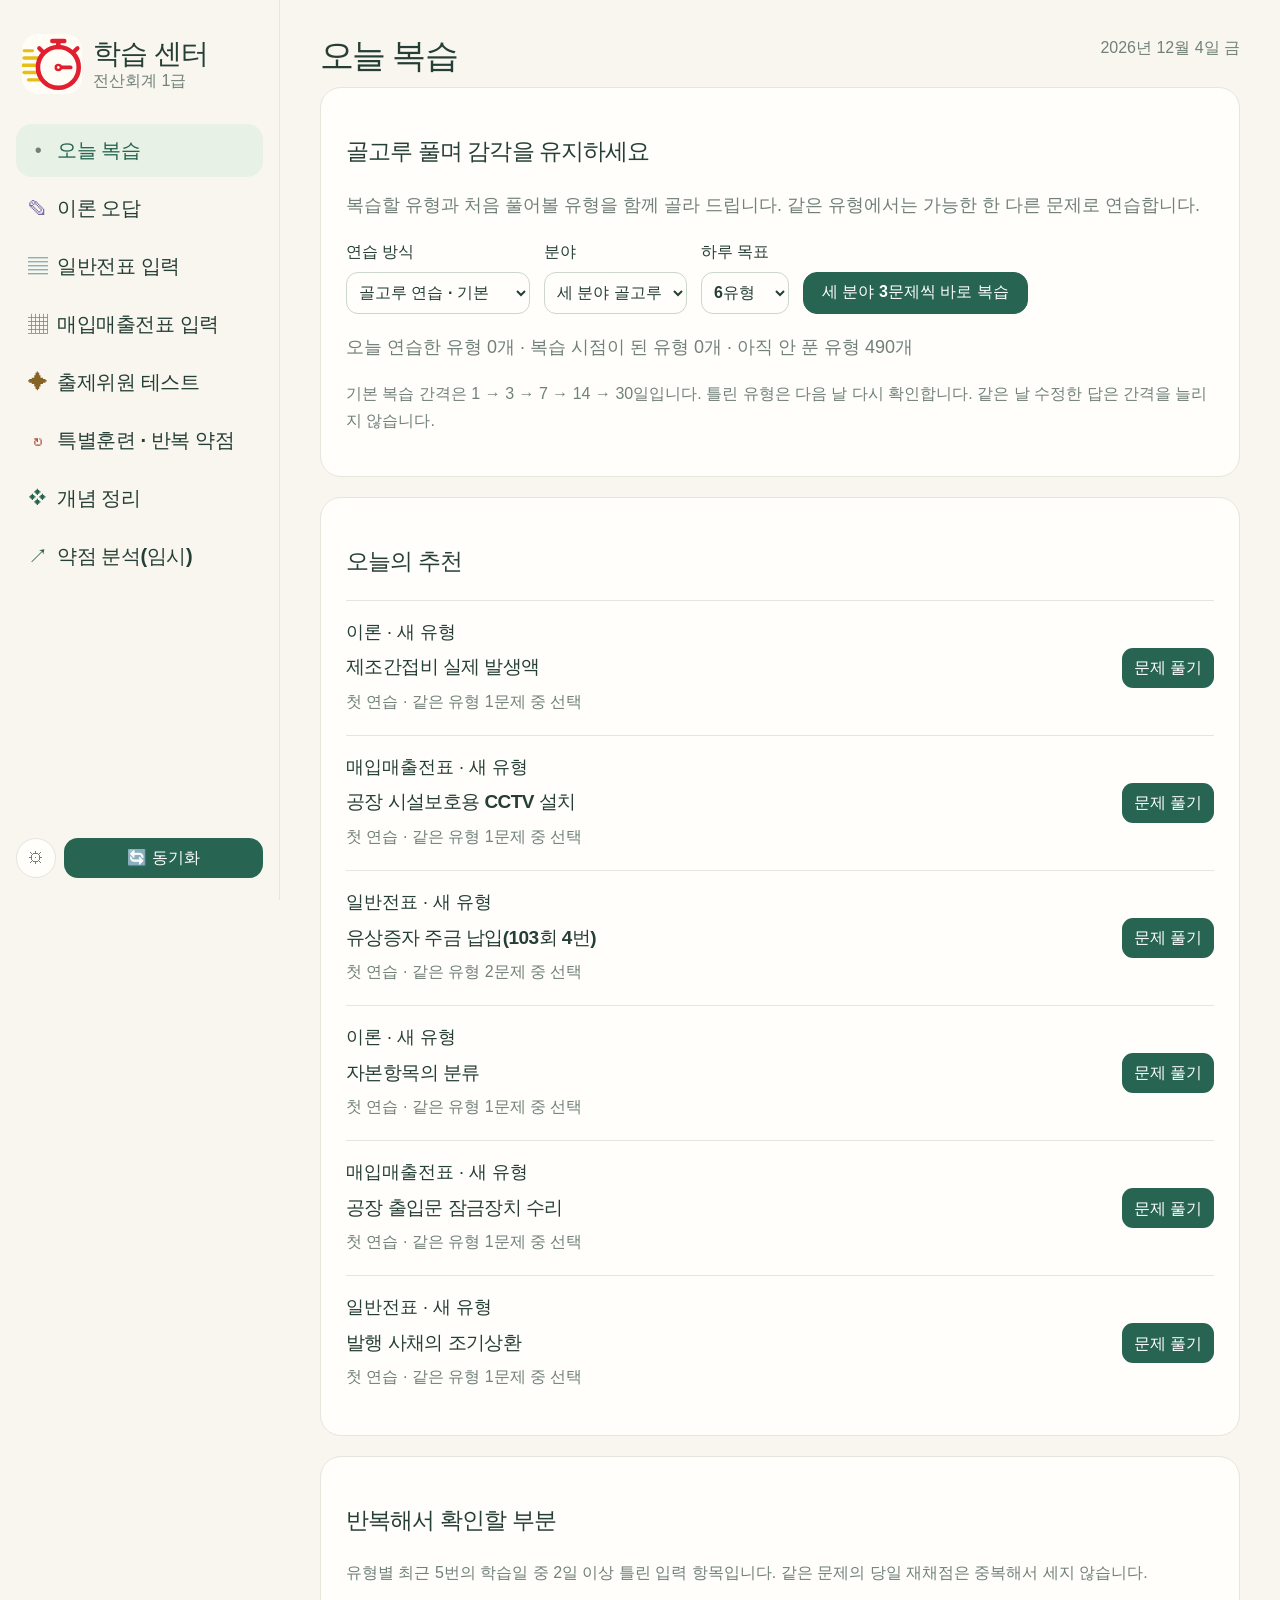
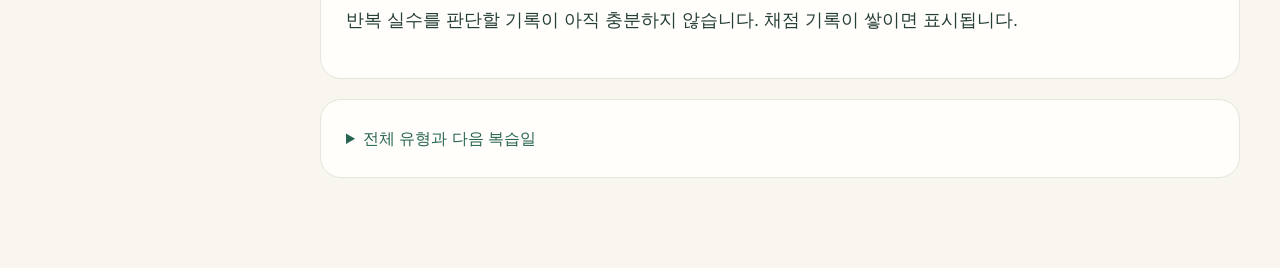
<file: review.html>
<!doctype html>
<html lang="ko">
<head>
  <meta charset="utf-8"><meta name="viewport" content="width=device-width,initial-scale=1">
  <title>오늘 복습 · 학습 센터</title>
  <link rel="icon" href="design/favicon.ico?v=4">
  <link rel="stylesheet" href="design/theme.css?v=23">
  <link rel="stylesheet" href="review.css?v=3">
<link rel="stylesheet" href="combo-review.css?v=1">
<script src="combo-review.js?v=1"></script>
</head>
<body class="review-page">
  <nav class="top-nav" aria-label="학습 메뉴"><div class="nav-inner">
    <a class="nav-link active" href="review.html" aria-current="page">오늘 복습</a>
    <a class="nav-link" href="일반전표_기본연습_24문제.html">일반전표 입력</a>
    <a class="nav-link" href="매입매출전표_오답연습_3문제.html?view=all">매입매출전표 입력</a>
    <a class="nav-link" href="이론_오답응용_5문제.html">이론 오답</a>
    <a class="nav-link" href="examiner-test/index.html">출제위원 테스트</a>
    <a class="nav-link" href="약점_분석_임시.html">약점 분석(임시)</a>
    <div class="nav-sync"><button class="nav-sync-button primary" id="syncAll" type="button">🔄 동기화</button></div>
  </div></nav>
  <main>
    <section class="section review-controls">
      <h2>골고루 풀며 감각을 유지하세요</h2>
      <p>복습할 유형과 처음 풀어볼 유형을 함께 골라 드립니다. 같은 유형에서는 가능한 한 다른 문제로 연습합니다.</p>
      <div class="review-options">
        <label>연습 방식<select id="reviewMode"><option value="balanced">골고루 연습 · 기본</option><option value="focus">집중훈련 · 직접 선택</option></select></label>
        <label>분야<select id="reviewSubject"><option value="">세 분야 골고루</option><option value="practical">일반전표</option><option value="voucher">매입매출전표</option><option value="theory">이론</option></select></label>
        <label>하루 목표<select id="reviewLimit"><option value="6">6유형</option><option value="9">9유형</option><option value="12">12유형</option></select></label>
        <button class="btn primary combo-start" id="comboStart" type="button">세 분야 3문제씩 바로 복습</button>
        <label id="focusTypeLabel" hidden>집중할 주제<select id="focusType"><option value="">최근 오답 유형</option></select></label>
      </div>
      <p id="reviewSummary" role="status"></p>
      <p class="review-muted">기본 복습 간격은 1 → 3 → 7 → 14 → 30일입니다. 틀린 유형은 다음 날 다시 확인합니다. 같은 날 수정한 답은 간격을 늘리지 않습니다.</p>
    </section>
    <section class="section"><h2 id="reviewListTitle">오늘의 추천</h2><div id="reviewList"></div></section>
    <section class="section"><h2>반복해서 확인할 부분</h2><p class="review-muted">유형별 최근 5번의 학습일 중 2일 이상 틀린 입력 항목입니다. 같은 문제의 당일 재채점은 중복해서 세지 않습니다.</p><div id="reviewMistakes"></div></section>
    <details class="section"><summary>전체 유형과 다음 복습일</summary><p class="review-muted">유형 이름을 기준으로 묶습니다. 아직 풀이 기록이 없는 유형은 ‘첫 연습’으로 표시합니다.</p><div id="reviewSchedule"></div></details>
  </main>
  <script src="github-learning-sync.js?v=23"></script>
  <script src="training-ui.js?v=26"></script>
  <script src="season-catalog.js?v=55"></script>
  <script src="review-engine.js?v=2"></script>
  <script src="review-dashboard.js?v=4"></script>
</body></html>
</file>
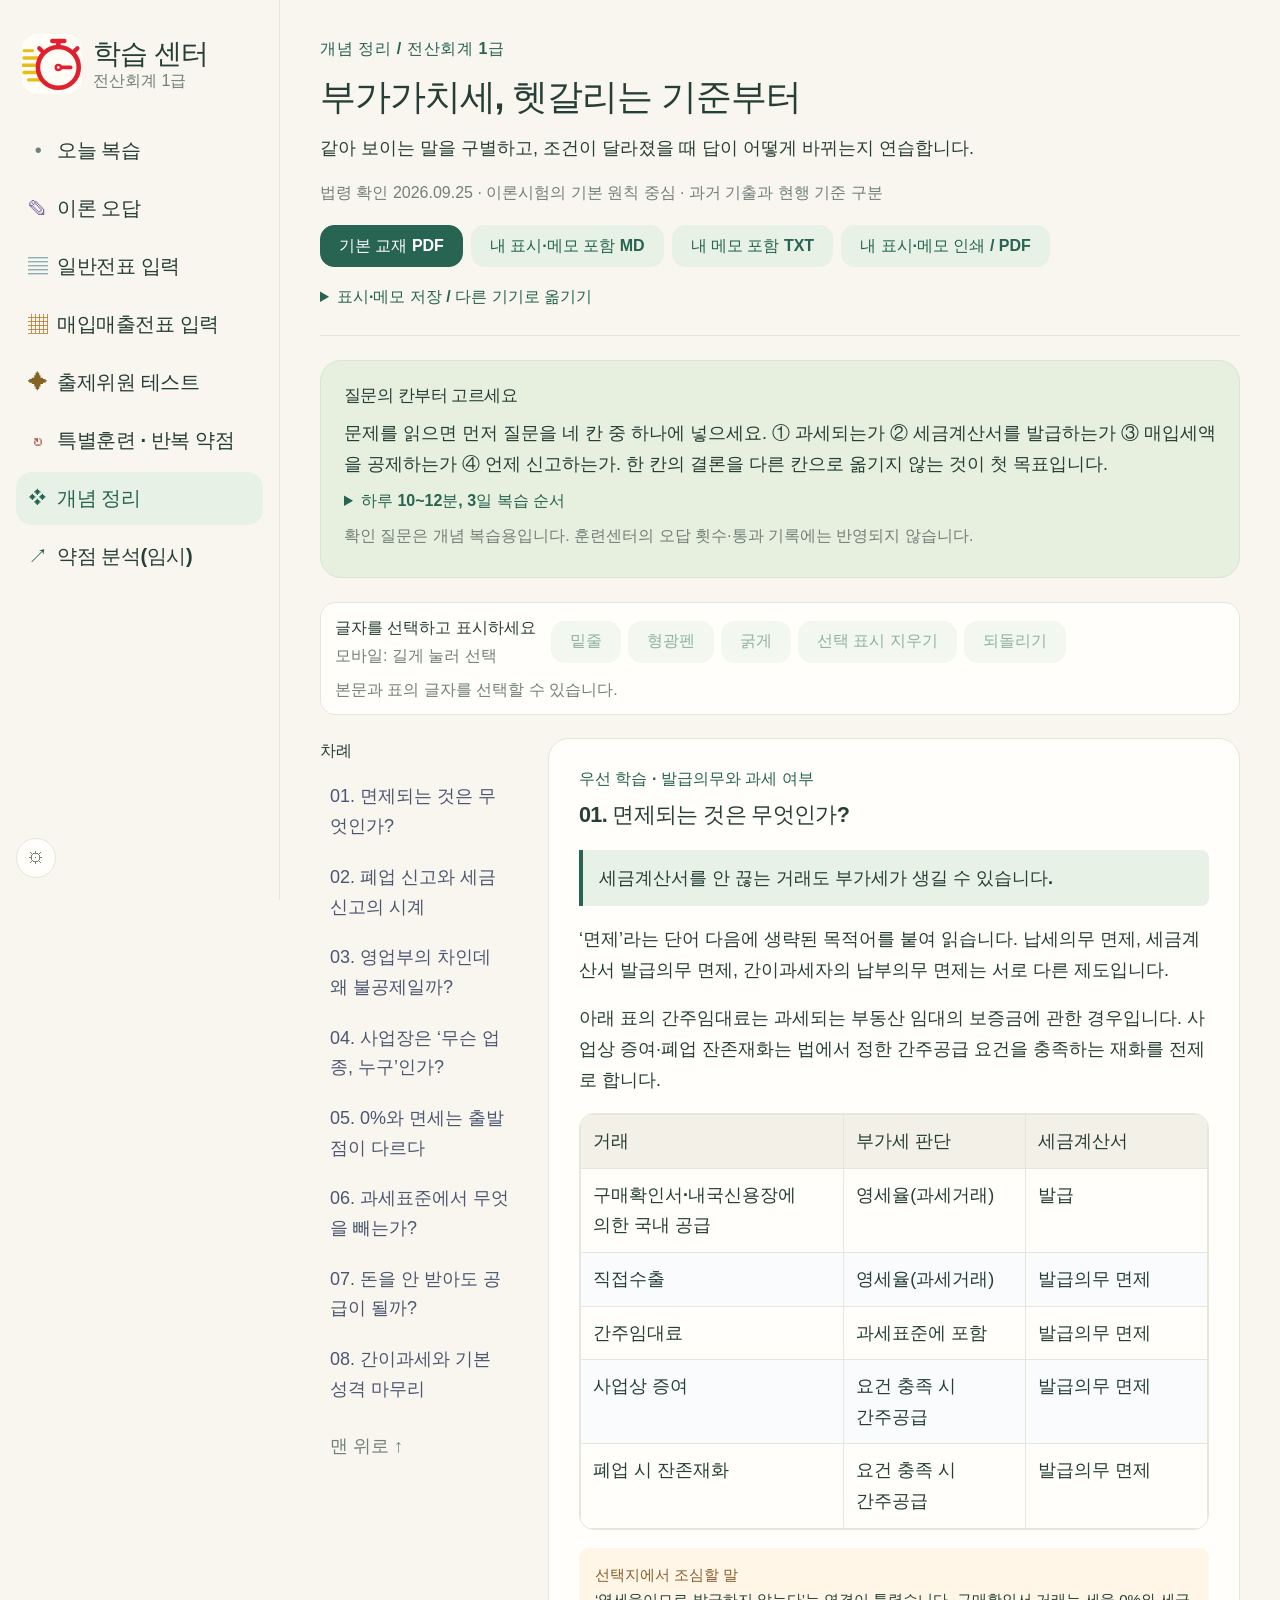
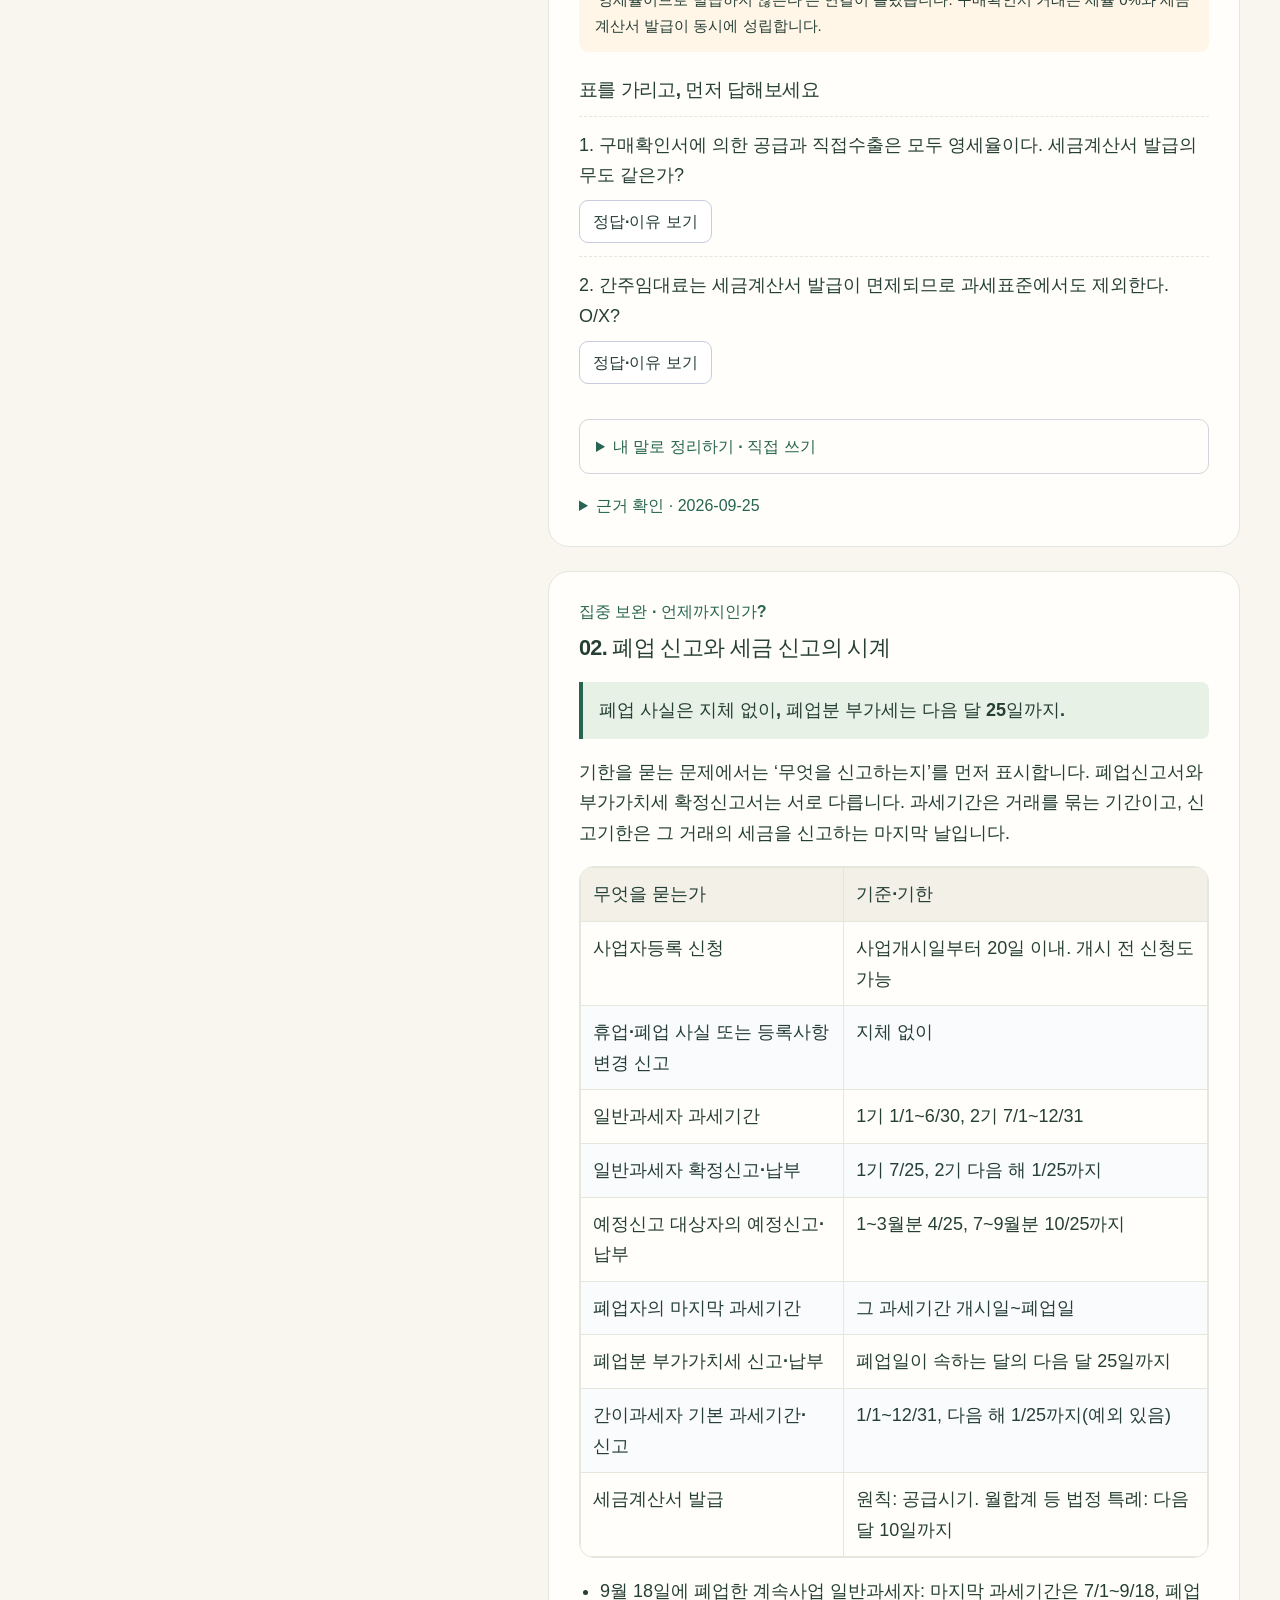
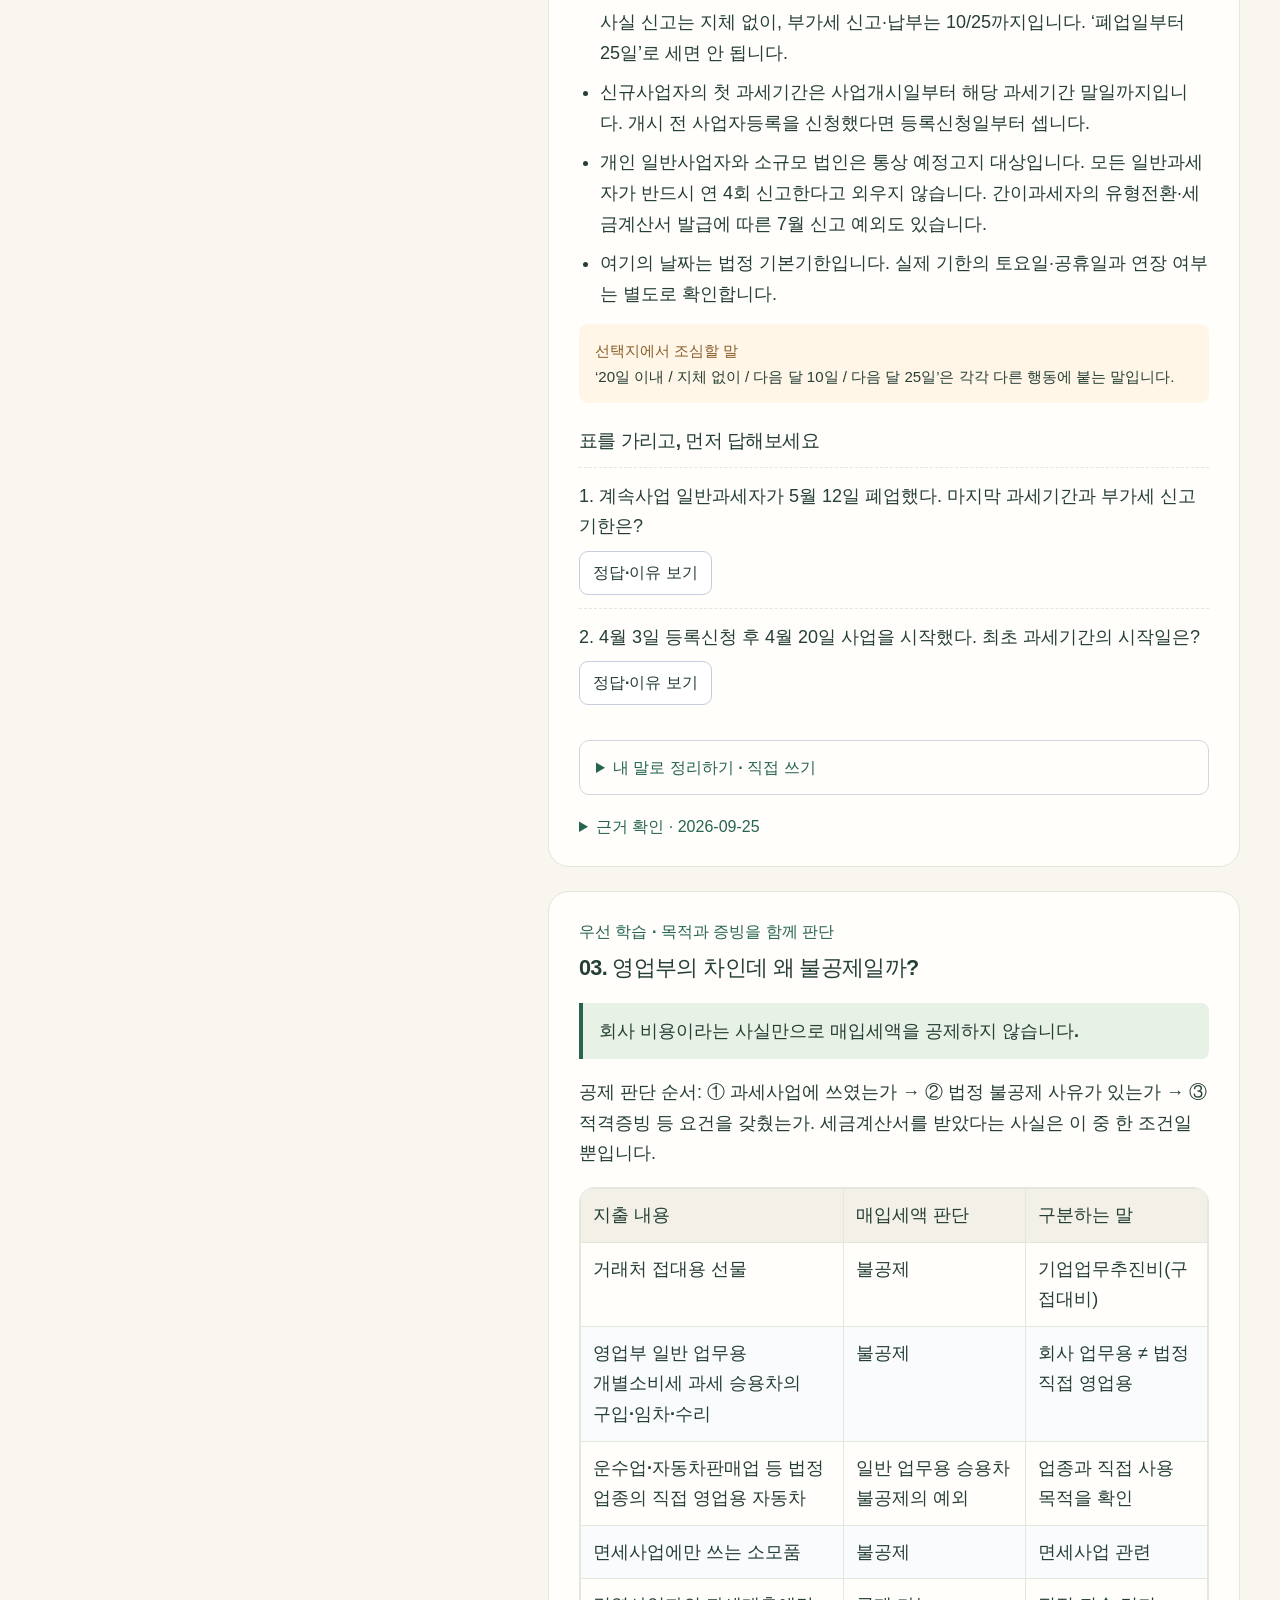
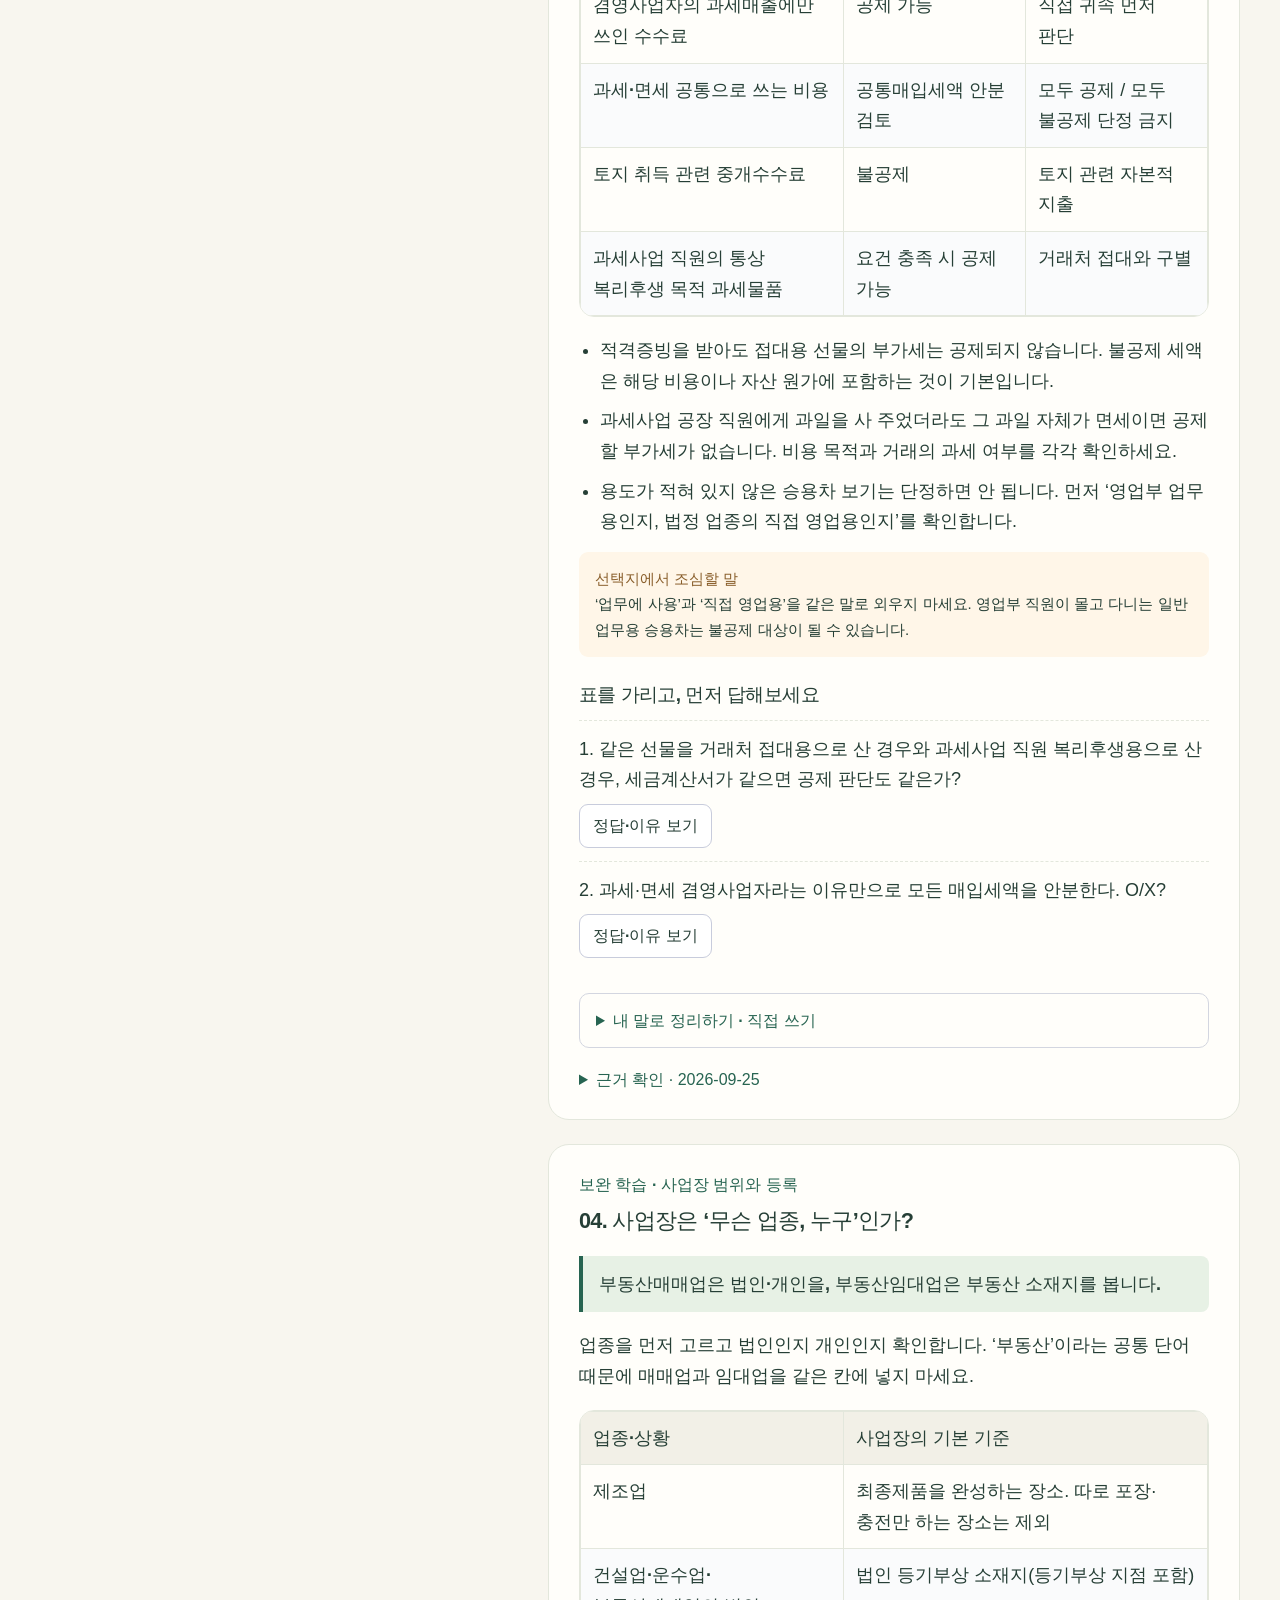
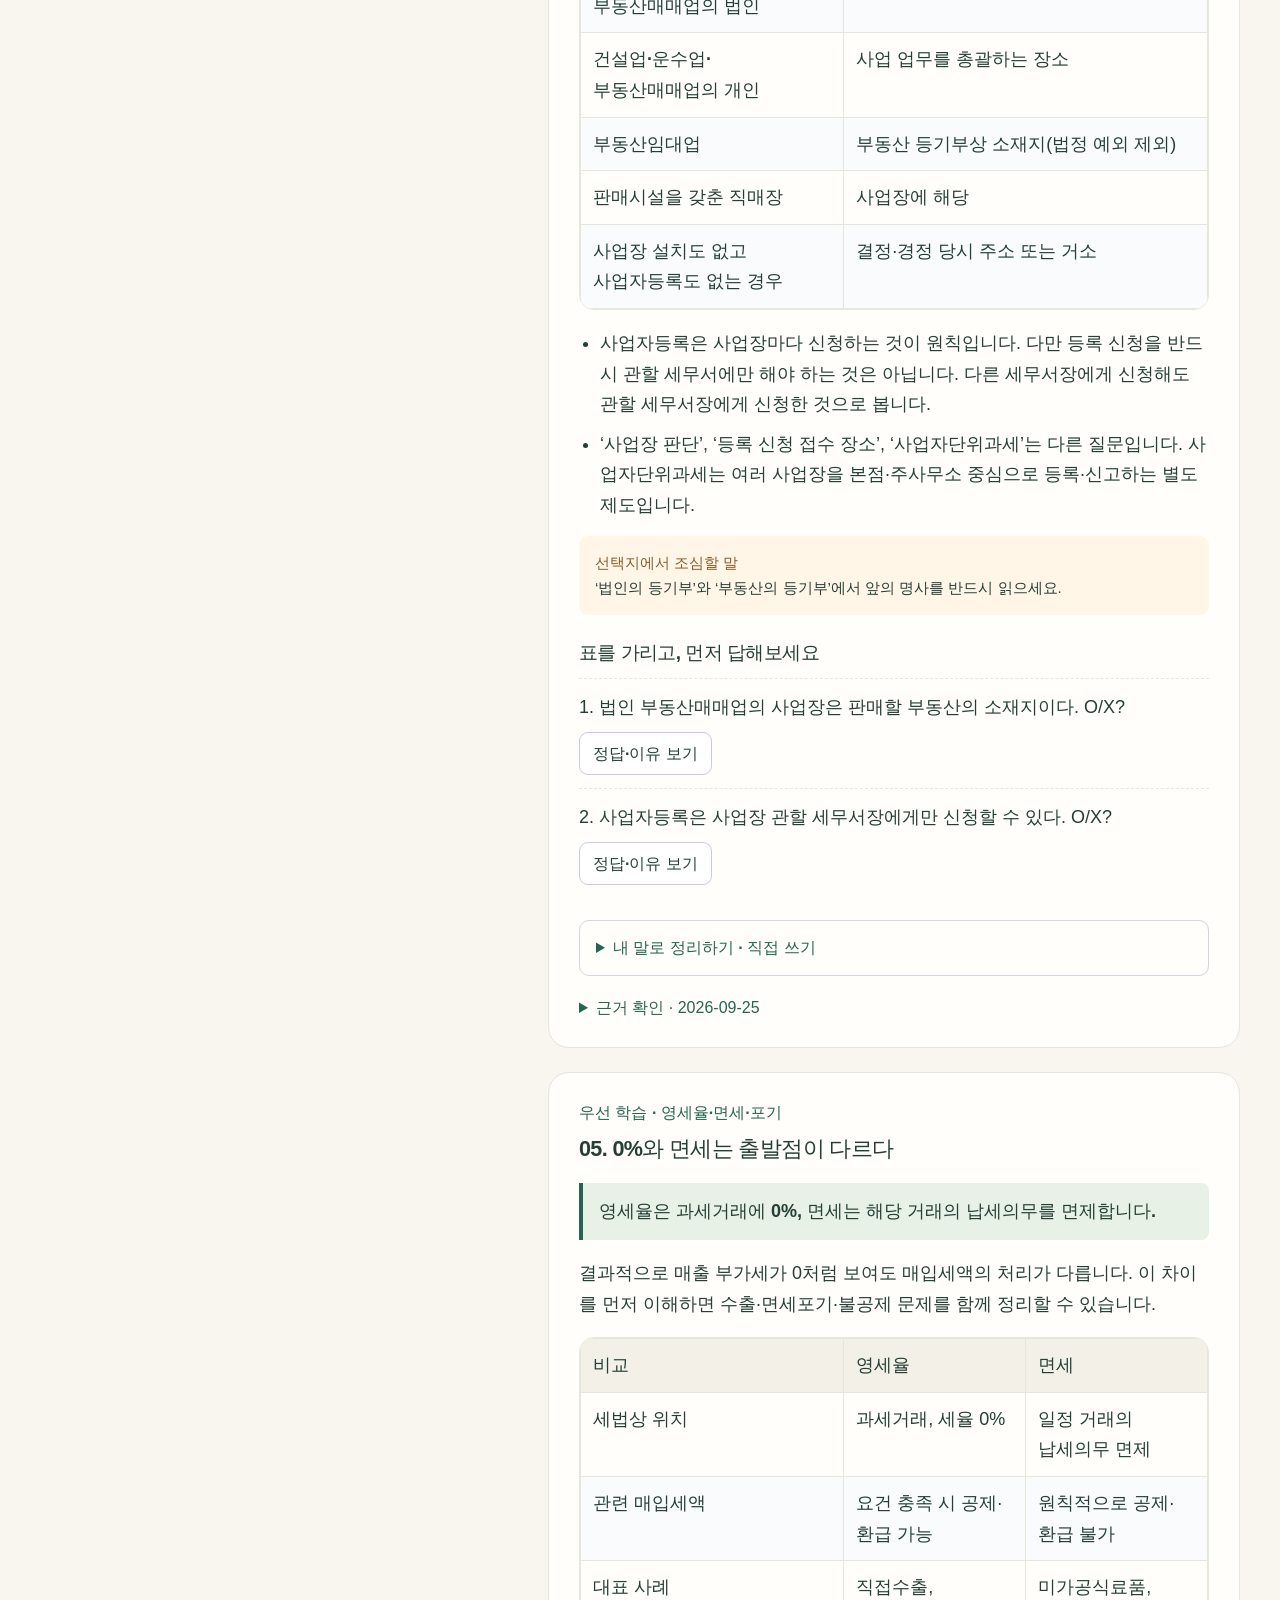
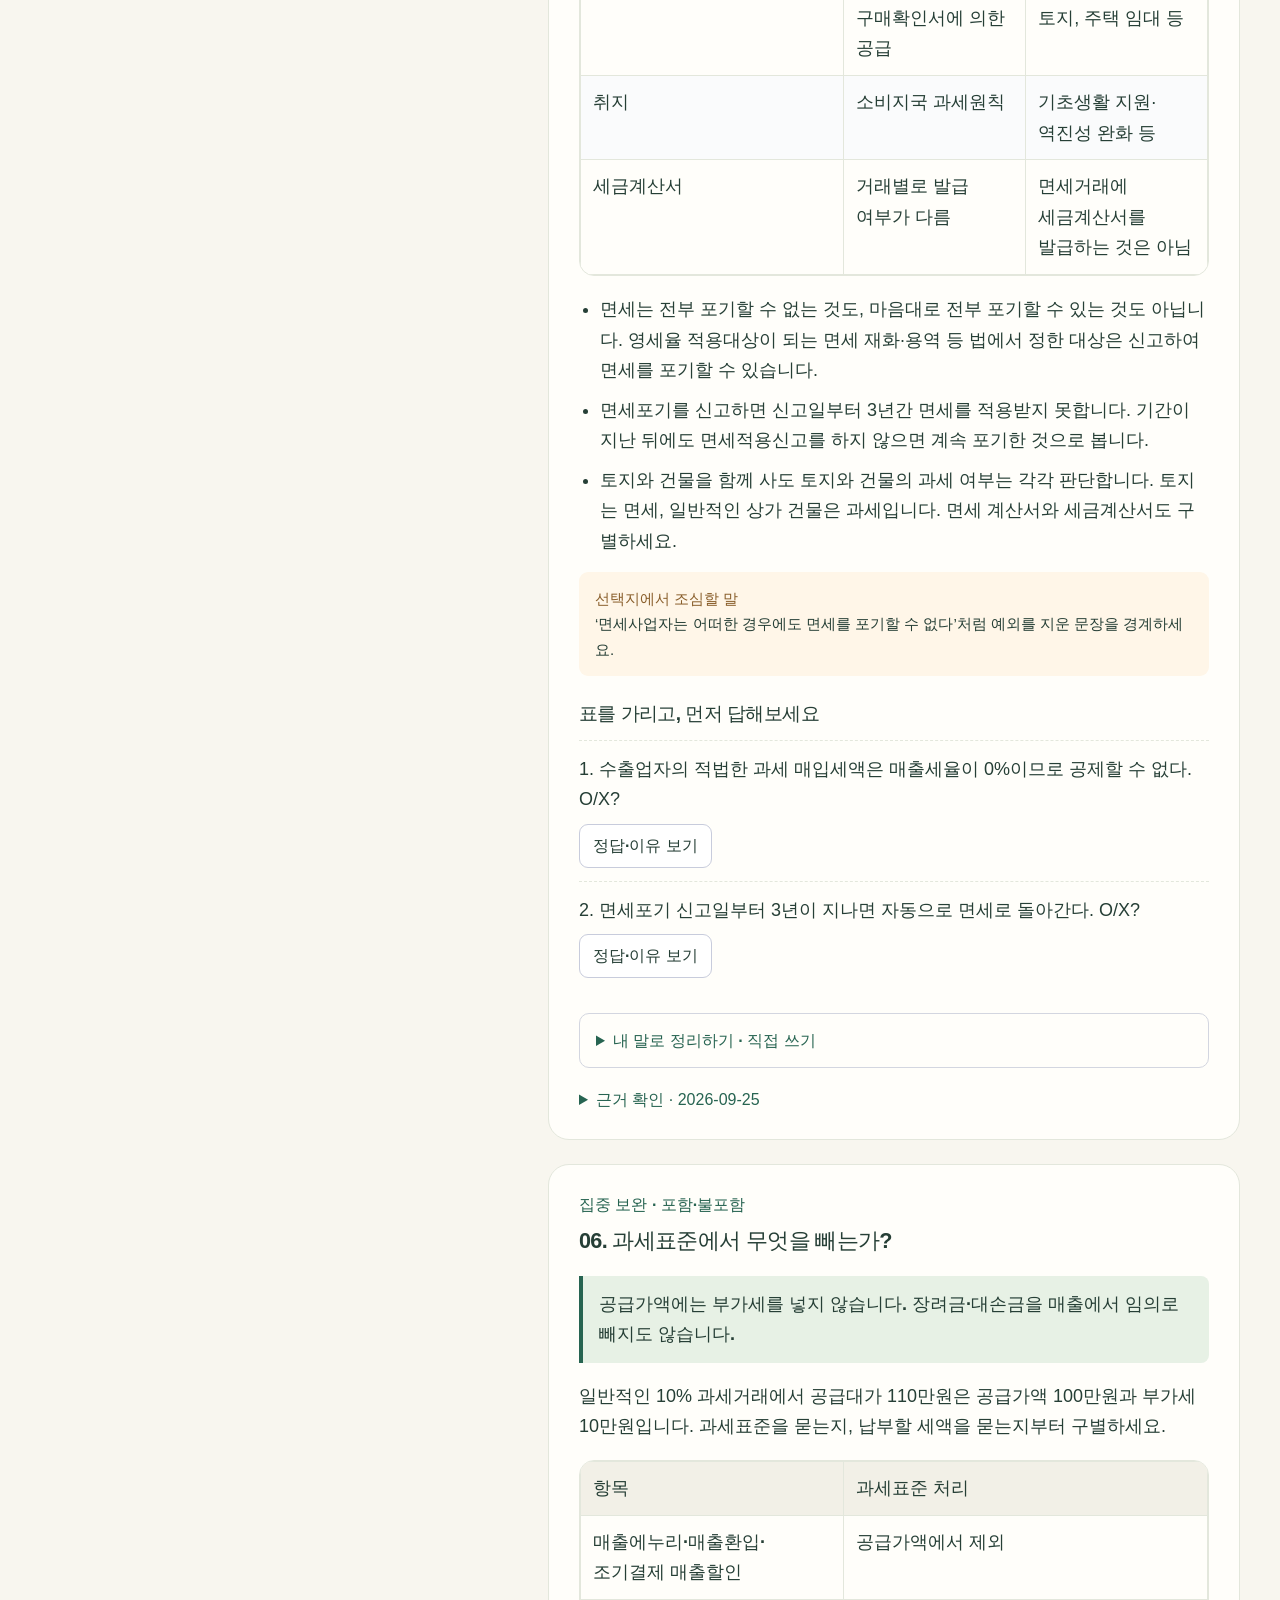
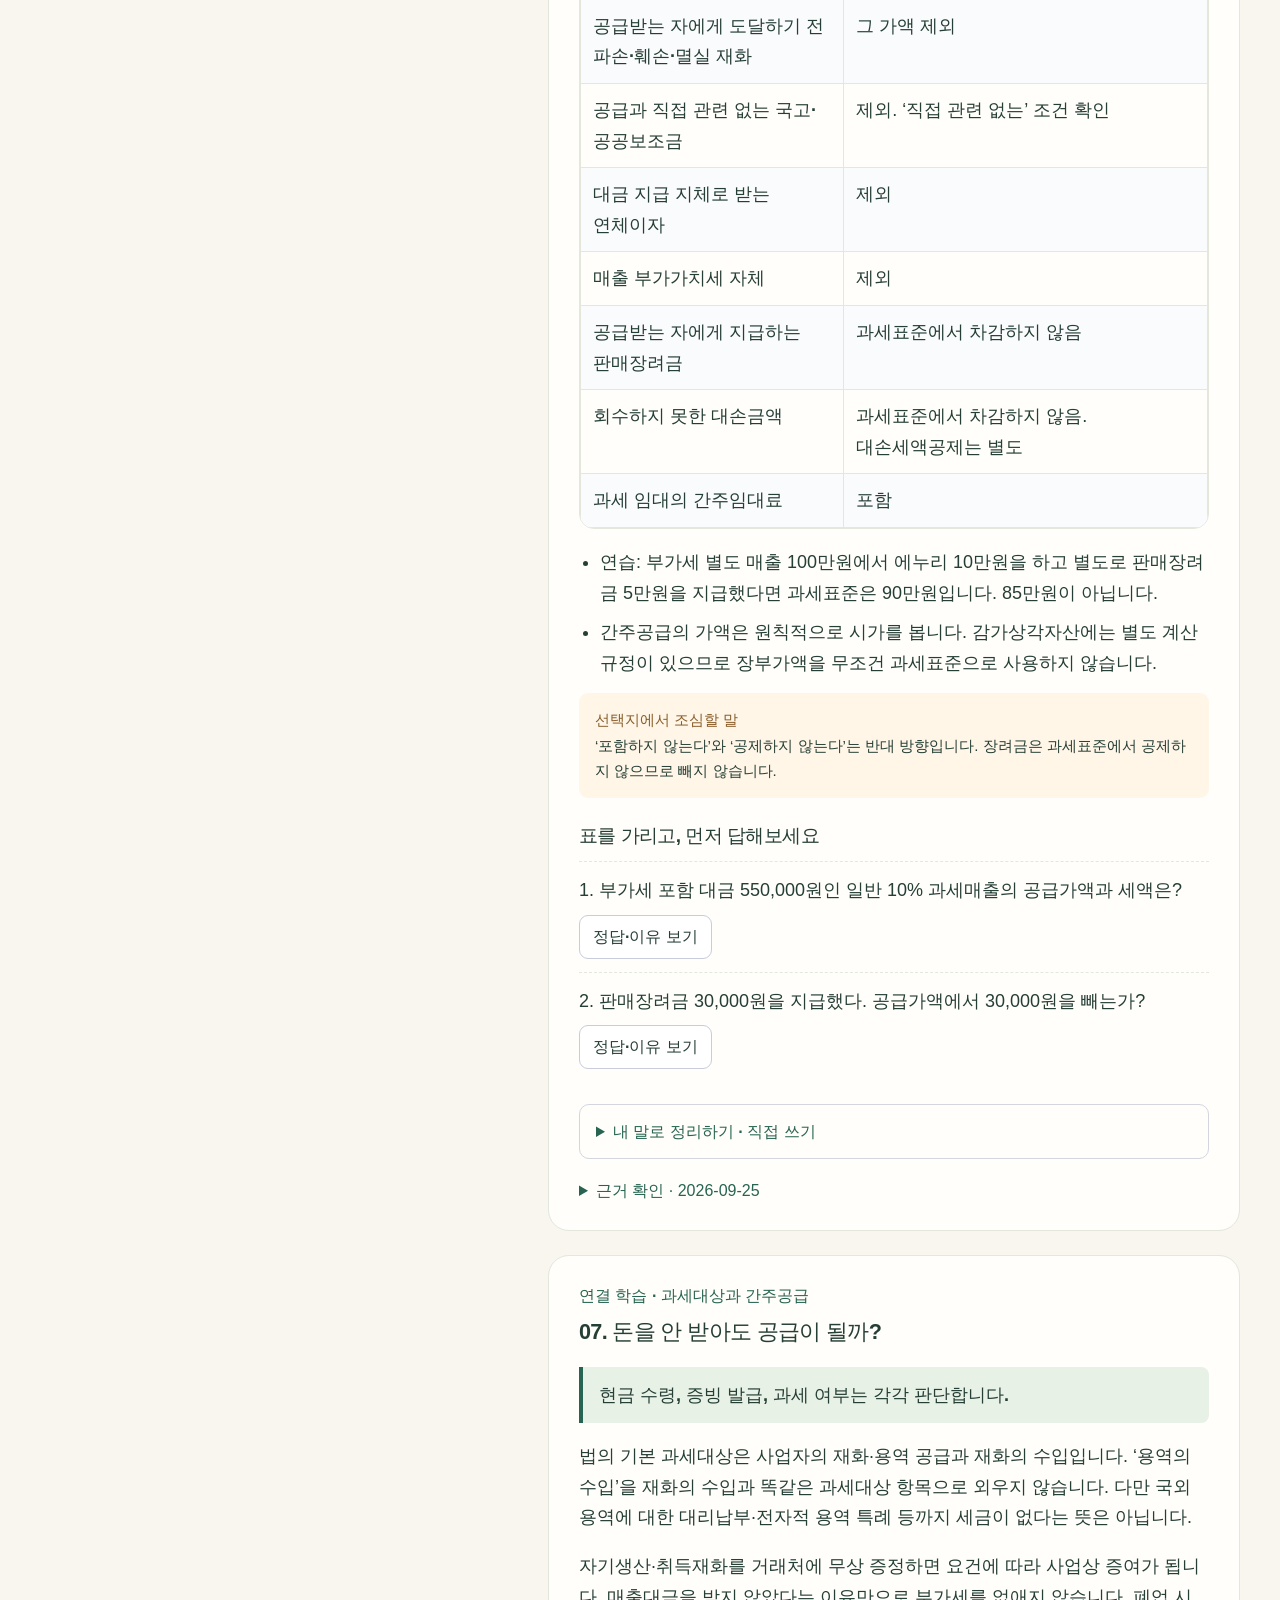
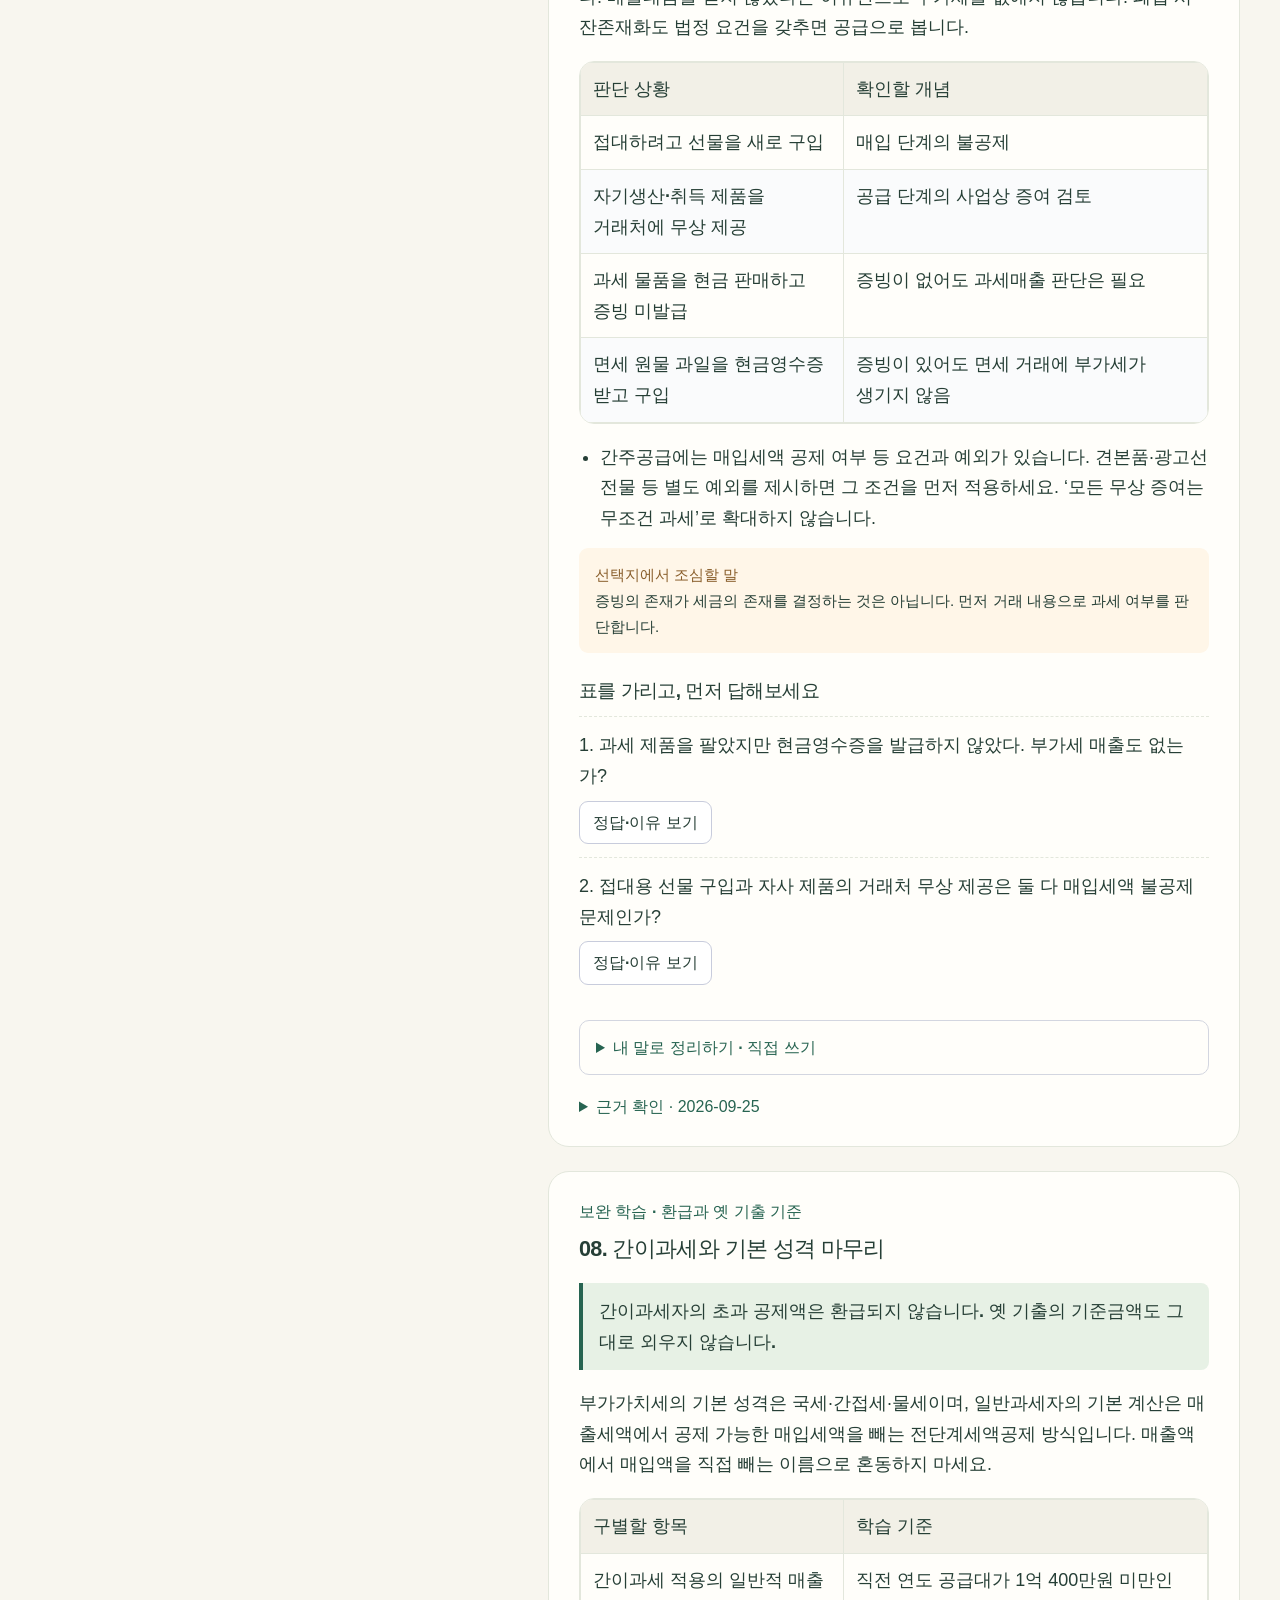
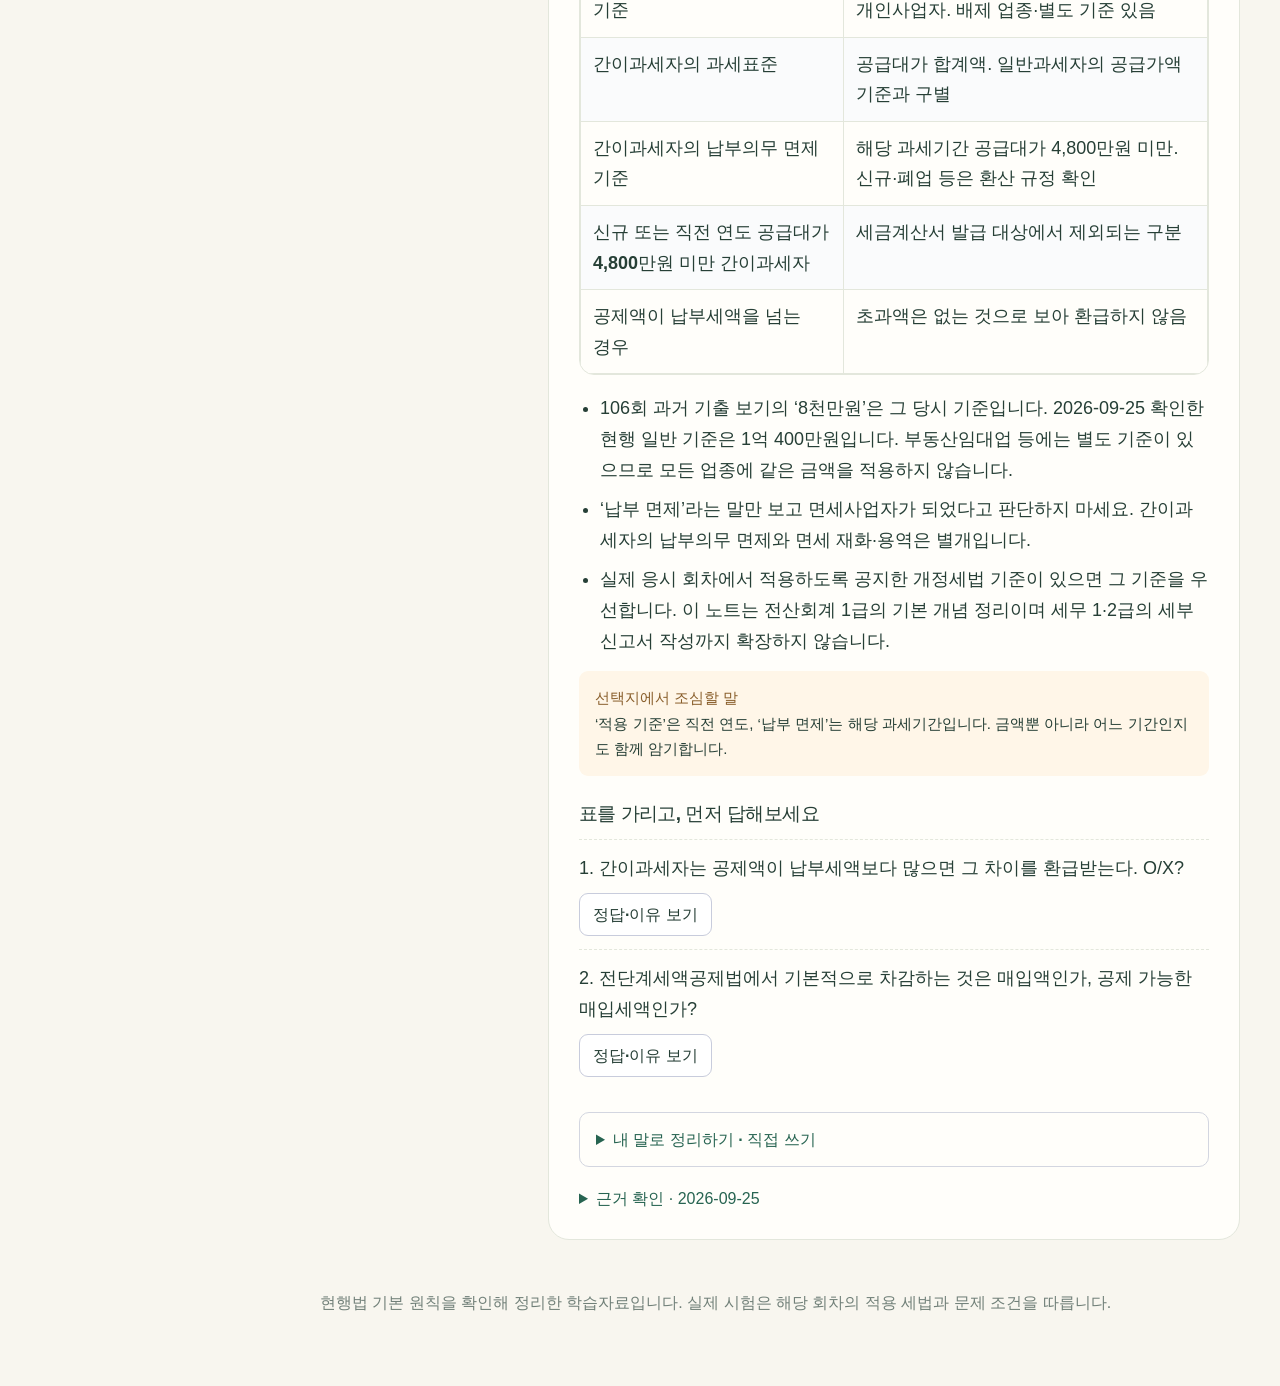
<file: 개념_정리.html>
<!doctype html>
<html lang="ko">
<head>
  <meta charset="utf-8">
  <meta name="viewport" content="width=device-width, initial-scale=1">
  <title>개념 정리 · 학습 센터</title>
  <link rel="stylesheet" href="concept-notes.css?v=2">
  <link rel="stylesheet" href="design/theme.css?v=23">
  <link rel="icon" type="image/svg+xml" href="design/brand-mark.svg?v=4">
  <link rel="icon" type="image/png" sizes="32x32" href="design/favicon-32.png?v=4">
  <link rel="icon" type="image/png" sizes="192x192" href="design/icon-192.png?v=4">
  <link rel="shortcut icon" href="design/favicon.ico?v=4">
  <link rel="apple-touch-icon" href="design/apple-touch-icon.png?v=4">
</head>
<body>
  <nav class="top-nav" aria-label="훈련센터 메뉴"><div class="nav-inner">
    <a class="nav-link" href="오답_훈련센터.html">오늘의 오답훈련</a>
    <a class="nav-link" href="이론_오답응용_5문제.html">이론 오답</a>
    <a class="nav-link" href="일반전표_기본연습_24문제.html">일반전표 입력</a>
    <a class="nav-link" href="매입매출전표_오답연습_3문제.html?view=all">매입매출전표 입력</a>
    <a class="nav-link" href="examiner-test/index.html">출제위원 테스트</a>
    <a class="nav-link nav-star" href="오답_훈련센터.html?weakness=1">특별훈련 · 반복 약점</a>
    <a class="nav-link nav-concepts active" href="개념_정리.html" aria-current="page">개념 정리</a>
    <a class="nav-link" href="약점_분석_임시.html">약점 분석(임시)</a>
  </div></nav>
  <main>
    <header class="intro">
      <p class="eyebrow">개념 정리 / 전산회계 1급</p>
      <h1>부가가치세, 헷갈리는 기준부터</h1>
      <p class="lead">같아 보이는 말을 구별하고, 조건이 달라졌을 때 답이 어떻게 바뀌는지 연습합니다.</p>
      <p class="meta">법령 확인 2026.09.25 · 이론시험의 기본 원칙 중심 · 과거 기출과 현행 기준 구분</p>
      <div class="download-tools" aria-label="학습자료 내려받기">
        <a class="button primary" href="output/pdf/vat-concepts.pdf" download="부가가치세_개념정리.pdf">기본 교재 PDF</a>
        <button type="button" id="downloadMd">내 표시·메모 포함 MD</button>
        <button type="button" id="downloadTxt">내 메모 포함 TXT</button>
        <button type="button" id="printNotes">내 표시·메모 인쇄 / PDF</button>
      </div>
      <details class="backup-tools"><summary>표시·메모 저장 / 다른 기기로 옮기기</summary>
        <p>밑줄·형광펜·굵게 표시와 메모는 이 기기의 브라우저에 자동 저장됩니다. 훈련센터의 학습기록 동기화에는 포함되지 않습니다. 다른 기기에서는 아래 백업 파일을 불러오세요. 파일로 연 화면과 온라인 화면의 저장공간도 서로 다릅니다. TXT는 서식 없이 글자만 저장합니다. MD의 표시 서식은 HTML 표시를 지원하는 뷰어에서 보입니다.</p>
        <button type="button" id="backupNotes">표시·메모 백업 받기</button>
        <label class="button">표시·메모 백업 불러오기<input type="file" id="importNotes" accept="application/json,.json" hidden></label>
        <p id="saveStatus" role="status" aria-live="polite">메모를 쓰면 자동 저장됩니다.</p>
      </details>
    </header>
    <section class="reading-guide" aria-label="공부하는 순서">
      <h2>질문의 칸부터 고르세요</h2>
      <p id="readingIntro"></p>
      <details><summary>하루 10~12분, 3일 복습 순서</summary><ol id="studyPlan"></ol></details>
      <p class="muted">확인 질문은 개념 복습용입니다. 훈련센터의 오답 횟수·통과 기록에는 반영되지 않습니다.</p>
    </section>
    <div id="markToolbar" class="mark-toolbar" role="toolbar" aria-label="본문에 표시하기">
      <span class="mark-help">글자를 선택하고 표시하세요 <small>모바일: 길게 눌러 선택</small></span>
      <button type="button" data-mark="underline" class="mark-underline">밑줄</button>
      <button type="button" data-mark="highlight" class="marker-button">형광펜</button>
      <button type="button" data-mark="bold"><strong>굵게</strong></button>
      <button type="button" data-mark="clear">선택 표시 지우기</button>
      <button type="button" id="undoMark" disabled>되돌리기</button>
      <span id="markStatus" class="mark-status" role="status" aria-live="polite">본문과 표의 글자를 선택할 수 있습니다.</span>
    </div>
    <div class="study-layout">
      <aside class="toc"><h2>차례</h2><nav id="contents" aria-label="개념 정리 차례"></nav><a href="#top" class="back-top">맨 위로 ↑</a></aside>
      <div id="chapters"></div>
    </div>
    <footer>현행법 기본 원칙을 확인해 정리한 학습자료입니다. 실제 시험은 해당 회차의 적용 세법과 문제 조건을 따릅니다.</footer>
  </main>
  <noscript>개념 정리 화면을 사용하려면 자바스크립트를 허용해 주세요. <a href="output/pdf/vat-concepts.pdf">PDF 교재 열기</a></noscript>
  <script src="concept-notes-data.js?v=1"></script>
  <script src="concept-markup.js?v=1"></script>
  <script src="concept-notes.js?v=1"></script>
  <script src="training-ui.js?v=26"></script>
</body>
</html>
</file>
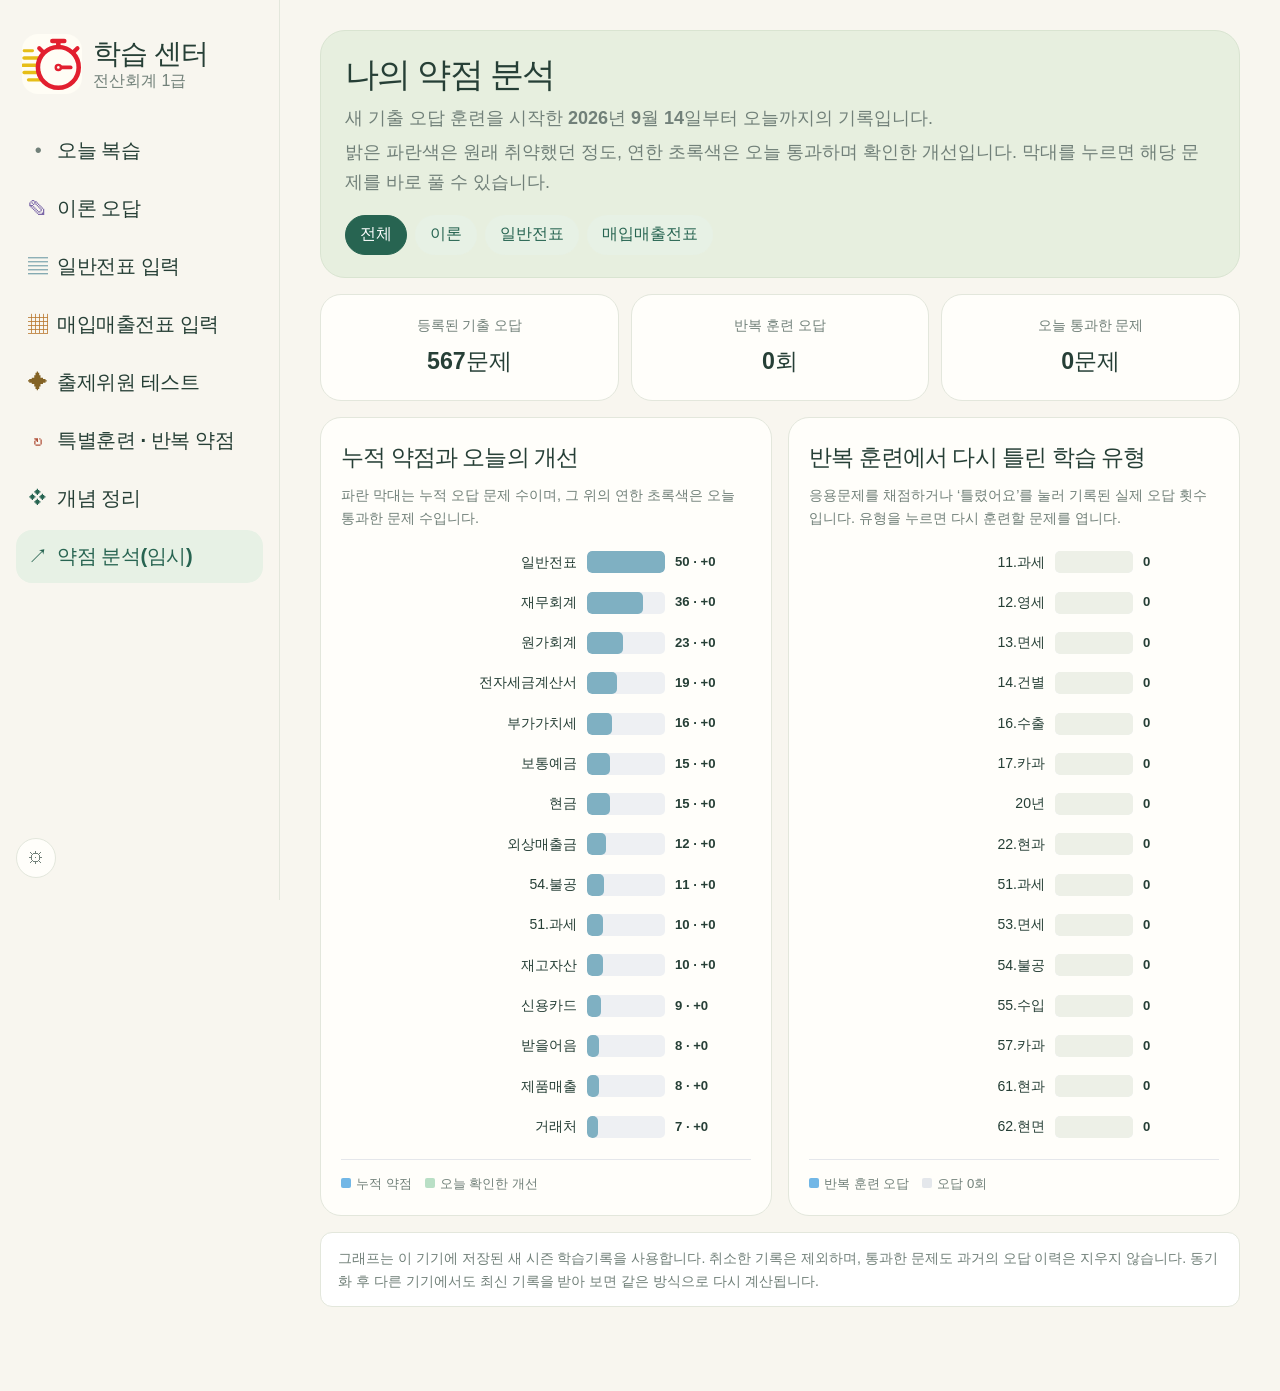
<file: 약점_분석_임시.html>
<!doctype html>
<html lang="ko">
<head>
  <meta charset="utf-8">
  <meta name="viewport" content="width=device-width,initial-scale=1">
  <title>약점 분석 · 학습 센터</title>
  <style>
    :root{--ink:#202b3c;--muted:#687386;--line:#d7dce3;--panel:#fff;--bg:#f3f4f6;--nav:#4b5563;--weak:#72b7e6;--improved:#b9dfc5;--zero:#e4e7eb}
    *{box-sizing:border-box}body{margin:0;background:var(--bg);color:var(--ink);font-family:"Malgun Gothic","Noto Sans KR",sans-serif}.top-nav{position:sticky;top:0;z-index:10;background:#fff;border-bottom:1px solid var(--line)}.nav-inner{display:flex;align-items:center;gap:7px;max-width:1500px;margin:auto;padding:9px 20px;overflow-x:auto}.nav-link{flex:none;padding:8px 13px;border:1px solid #ccd2da;border-radius:8px;color:#334155;text-decoration:none;font-weight:700;background:#fff}.nav-link.active{color:#fff;background:var(--nav);border-color:var(--nav)}main{max-width:1320px;margin:0 auto;padding:24px}.hero,.panel{background:var(--panel);border:1px solid var(--line);border-radius:14px}.hero{padding:22px 24px}.hero h1{margin:0 0 8px;font-size:1.55rem}.hero p{margin:5px 0;color:var(--muted);line-height:1.65}.filters{display:flex;flex-wrap:wrap;gap:8px;margin-top:17px}.filter{border:1px solid #cbd2da;border-radius:999px;padding:7px 13px;background:#fff;color:#364152;font:inherit;font-weight:700;cursor:pointer}.filter.active{background:#46515f;color:#fff;border-color:#46515f}.summary{display:grid;grid-template-columns:repeat(3,1fr);gap:12px;margin:16px 0}.summary article{padding:16px 18px;background:#fff;border:1px solid var(--line);border-radius:12px}.summary span{display:block;color:var(--muted);font-size:.86rem}.summary strong{display:block;margin-top:5px;font-size:1.45rem}.charts{display:grid;grid-template-columns:1fr 1fr;gap:16px}.panel{padding:20px}.panel h2{margin:0;font-size:1.15rem}.panel .description{min-height:42px;margin:7px 0 17px;color:var(--muted);font-size:.9rem;line-height:1.55}.chart{display:grid;gap:8px}.bar-row{display:grid;grid-template-columns:minmax(150px,230px) 1fr 70px;gap:10px;align-items:center;padding:5px 6px;border-radius:7px;color:inherit;text-decoration:none}.bar-row:hover,.bar-row:focus-visible{background:#f0f4f7;outline:none;box-shadow:0 0 0 2px #b9c8d5}.bar-label{font-size:.88rem;line-height:1.25;text-align:right;word-break:keep-all}.bar-track{position:relative;height:22px;background:#eef0f3;border-radius:5px;overflow:hidden}.bar{position:absolute;inset:0 auto 0 0;height:100%;min-width:0;border-radius:5px;transition:width .25s ease}.bar.weakness{background:var(--weak)}.bar.improved{background:var(--improved);border-right:1px solid #8fc6a0}.bar.zero{background:var(--zero)}.bar-value{font-size:.82rem;font-weight:800;font-variant-numeric:tabular-nums;white-space:nowrap}.legend{display:flex;flex-wrap:wrap;gap:13px;margin-top:16px;padding-top:13px;border-top:1px solid #e5e7eb;color:var(--muted);font-size:.82rem}.legend i{display:inline-block;width:10px;height:10px;margin-right:5px;border-radius:2px}.empty{padding:30px;text-align:center;color:var(--muted);background:#f8f9fa;border-radius:8px}.note{margin-top:16px;padding:14px 17px;border:1px solid var(--line);border-radius:12px;background:#fff;color:var(--muted);font-size:.88rem;line-height:1.6}
    @media(max-width:850px){main{padding:14px}.charts{grid-template-columns:1fr}.summary{grid-template-columns:1fr}.bar-row{grid-template-columns:minmax(105px,35%) 1fr 60px;gap:7px}.bar-label{font-size:.78rem}.panel{padding:15px}.hero{padding:17px}.nav-inner{padding:8px 12px}.nav-link{padding:7px 10px;font-size:.82rem}}
  </style>
  <link rel="stylesheet" href="design/theme.css?v=23">
  <link rel="icon" type="image/svg+xml" href="design/brand-mark.svg?v=4">
  <link rel="icon" type="image/png" sizes="32x32" href="design/favicon-32.png?v=4">
  <link rel="icon" type="image/png" sizes="192x192" href="design/icon-192.png?v=4">
  <link rel="shortcut icon" href="design/favicon.ico?v=4">
  <link rel="apple-touch-icon" href="design/apple-touch-icon.png?v=4">
</head>
<body>
  <nav class="top-nav"><div class="nav-inner">
    <a class="nav-link" href="오답_훈련센터.html">오늘의 오답훈련</a>
    <a class="nav-link" href="이론_오답응용_5문제.html">이론 오답</a>
    <a class="nav-link" href="일반전표_기본연습_24문제.html">일반전표 입력</a>
    <a class="nav-link" href="매입매출전표_오답연습_3문제.html?view=all">매입매출전표 입력</a>
    <a class="nav-link" href="examiner-test/index.html">출제위원 테스트</a>
    <a class="nav-link" href="일반전표_기본연습_24문제.html?view=star">★ 특별 훈련</a>
    <a class="nav-link active" href="약점_분석_임시.html" aria-current="page">약점 분석(임시)</a>
  </div></nav>
  <main>
    <section class="hero">
      <h1>나의 약점 분석</h1>
      <p>새 기출 오답 훈련을 시작한 <strong>2026년 9월 14일</strong>부터 오늘까지의 기록입니다.</p>
      <p>밝은 파란색은 원래 취약했던 정도, 연한 초록색은 오늘 통과하며 확인한 개선입니다. 막대를 누르면 해당 문제를 바로 풀 수 있습니다.</p>
      <div class="filters" role="group" aria-label="분야 선택">
        <button class="filter active" data-subject="all" type="button">전체</button>
        <button class="filter" data-subject="theory" type="button">이론</button>
        <button class="filter" data-subject="practical" type="button">일반전표</button>
        <button class="filter" data-subject="voucher" type="button">매입매출전표</button>
      </div>
    </section>
    <section class="summary" aria-label="요약">
      <article><span>등록된 기출 오답</span><strong id="intakeTotal">0문제</strong></article>
      <article><span>반복 훈련 오답</span><strong id="trainingWrongTotal">0회</strong></article>
      <article><span>오늘 통과한 문제</span><strong id="todayImprovedTotal">0문제</strong></article>
    </section>
    <div class="charts">
      <section class="panel"><h2>누적 약점과 오늘의 개선</h2><p class="description">파란 막대는 누적 오답 문제 수이며, 그 위의 연한 초록색은 오늘 통과한 문제 수입니다.</p><div class="chart" id="intakeChart"></div><div class="legend" id="intakeLegend"></div></section>
      <section class="panel"><h2>반복 훈련에서 다시 틀린 학습 유형</h2><p class="description">응용문제를 채점하거나 ‘틀렸어요’를 눌러 기록된 실제 오답 횟수입니다. 유형을 누르면 다시 훈련할 문제를 엽니다.</p><div class="chart" id="trainingChart"></div><div class="legend" id="trainingLegend"></div></section>
    </div>
    <p class="note">그래프는 이 기기에 저장된 새 시즌 학습기록을 사용합니다. 취소한 기록은 제외하며, 통과한 문제도 과거의 오답 이력은 지우지 않습니다. 동기화 후 다른 기기에서도 최신 기록을 받아 보면 같은 방식으로 다시 계산됩니다.</p>
  </main>
  <script src="season-catalog.js?v=55"></script>
  <script>
  (()=>{
    const entries=(window.TrainingSeasonCatalog||[]).filter(x=>x.questionNo!==''),labels={theory:'이론',practical:'일반전표',voucher:'매입매출전표'},files={theory:'이론_오답응용_5문제.html',practical:'일반전표_기본연습_24문제.html',voucher:'매입매출전표_오답연습_3문제.html'};
    const states={theory:read('exam-20260914-theory'),practical:read('exam-20260914-practical'),voucher:read('exam-20260914-voucher')};
    let subject='all';
    function read(key){try{return JSON.parse(localStorage.getItem(key)||'{}')}catch(_){return {}}}
    function history(entry){const state=states[entry.subject]||{};return entry.subject==='theory'?(state.history?.[entry.id]||[]):(state.cards?.[entry.id]?.history||[])}
    function wrongs(entry){const list=history(entry);if(list.length)return list.filter(x=>x.correct===false&&!x.cancelledAt).length;const card=states[entry.subject]?.cards?.[entry.id];return Number(card?.wrongCount||0)}
    function day(value){if(!value)return'';const date=new Date(value);if(Number.isNaN(date.getTime()))return String(value).slice(0,10);return `${date.getFullYear()}-${String(date.getMonth()+1).padStart(2,'0')}-${String(date.getDate()).padStart(2,'0')}`}
    const today=day(new Date());
    function isPassed(entry){const state=states[entry.subject]||{};if(entry.subject==='theory'){if(state.trainingCenterRestored?.[entry.id])return false;return Boolean(state.passed?.[entry.id]||state.checked?.[entry.id]===true)}const card=state.cards?.[entry.id]||{};return !card.trainingCenterRestored&&Boolean(card.passed||card.correct===true)}
    function improvedToday(entry){if(!isPassed(entry))return false;const state=states[entry.subject]||{},passedAt=entry.subject==='theory'?state.passedAt?.[entry.id]:state.cards?.[entry.id]?.passedAt;return day(passedAt)===today||history(entry).some(x=>x.correct===true&&!x.cancelledAt&&day(x.at)===today)}
    function scoped(){return entries.filter(x=>subject==='all'||x.subject===subject)}
    function aggregate(rows,metric){const map=new Map();rows.forEach(entry=>{const value=metric(entry);[...new Set(entry.tags?.length?entry.tags:[entry.type])].forEach(tag=>{const item=map.get(tag)||{name:tag,value:0,subjects:new Set()};item.value+=value;item.subjects.add(entry.subject);map.set(tag,item)})});return [...map.values()].sort((a,b)=>b.value-a.value||a.name.localeCompare(b.name,'ko')).slice(0,15)}
    function progress(rows){const map=new Map();rows.forEach(entry=>[...new Set(entry.tags?.length?entry.tags:[entry.type])].forEach(tag=>{const item=map.get(tag)||{name:tag,value:0,improved:0,subjects:new Set()};item.value++;if(improvedToday(entry))item.improved++;item.subjects.add(entry.subject);map.set(tag,item)}));return [...map.values()].sort((a,b)=>b.value-a.value||b.improved-a.improved||a.name.localeCompare(b.name,'ko')).slice(0,15)}
    function targetUrl(item){const subjects=[...item.subjects];if(subject!=='all')return files[subject]+'?tag='+encodeURIComponent(item.name)+'&fresh=1';if(subjects.length===1)return files[subjects[0]]+'?tag='+encodeURIComponent(item.name)+'&fresh=1';return '오답_훈련센터.html?tag='+encodeURIComponent(item.name)}
    function chart(target,rows){const box=document.getElementById(target);box.replaceChildren();if(!rows.length){box.innerHTML='<div class="empty">아직 분석할 기록이 없습니다.</div>';return}const max=Math.max(1,...rows.map(x=>x.value));rows.forEach(item=>{const row=document.createElement('a');row.className='bar-row';row.href=targetUrl(item);row.title=`${item.name} 미통과 문제 풀기`;const width=item.value?Math.max(3,item.value/max*100):0;row.innerHTML=`<span class="bar-label">${item.name}</span><span class="bar-track"><span class="bar weakness ${item.value?'':'zero'}" style="width:${item.value?width:100}%"></span></span><span class="bar-value">${item.value}</span>`;box.append(row)})}
    function progressChart(rows){const box=document.getElementById('intakeChart');box.replaceChildren();if(!rows.length){box.innerHTML='<div class="empty">아직 분석할 기록이 없습니다.</div>';return}const max=Math.max(1,...rows.map(x=>x.value));rows.forEach(item=>{const row=document.createElement('a');row.className='bar-row';row.href=targetUrl(item);row.title=`${item.name} 미통과 문제 풀기`;const weakWidth=item.value/max*100,improvedWidth=item.improved/max*100;row.innerHTML=`<span class="bar-label">${item.name}</span><span class="bar-track"><span class="bar weakness" style="width:${weakWidth}%"></span>${item.improved?`<span class="bar improved" style="width:${improvedWidth}%"></span>`:''}</span><span class="bar-value">${item.value} · +${item.improved}</span>`;box.append(row)})}
    function render(){const rows=scoped(),intake=progress(rows),training=aggregate(rows,wrongs);progressChart(intake);chart('trainingChart',training);document.getElementById('intakeTotal').textContent=rows.length+'문제';document.getElementById('trainingWrongTotal').textContent=rows.reduce((n,x)=>n+wrongs(x),0)+'회';document.getElementById('todayImprovedTotal').textContent=rows.filter(improvedToday).length+'문제';document.getElementById('intakeLegend').innerHTML='<span><i style="background:#72b7e6"></i>누적 약점</span><span><i style="background:#b9dfc5"></i>오늘 확인한 개선</span>';document.getElementById('trainingLegend').innerHTML='<span><i style="background:#72b7e6"></i>반복 훈련 오답</span><span><i style="background:#e4e7eb"></i>오답 0회</span>'}
    document.querySelectorAll('.filter').forEach(button=>button.addEventListener('click',()=>{subject=button.dataset.subject;document.querySelectorAll('.filter').forEach(x=>x.classList.toggle('active',x===button));render()}));render();
  })();
  </script>
  <script src="training-ui.js?v=26"></script>
</body>
</html>
</file>
<file: examiner-test/examiner.css>
:root{color-scheme:light;--ink:#203348;--muted:#5a6d80;--blue:#176da8;--line:#dbe4ec;--paper:#fff;--soft:#f2f6fa;--amber:#fff5d9}
.main-actions{display:flex;flex-wrap:wrap;gap:12px;margin:24px 0 12px}.main-actions button{min-height:52px;flex:1 1 200px;font-size:18px}.new-style-options{display:grid;grid-template-columns:repeat(4,minmax(0,1fr));gap:9px;margin-top:18px}.new-style-options .style-option{min-height:48px}.request-guide{margin-top:24px;padding:20px;border:1px solid #a9cee7;border-radius:12px;background:#f4f9fd;scroll-margin-top:16px}.request-guide h2{font-size:21px}.request-guide #request-title:focus{outline:none}.advanced>summary{display:flex;flex-wrap:wrap;justify-content:space-between;gap:8px}.advanced #open-tools{margin-top:16px}.feedback-actions{display:flex;flex-wrap:wrap;gap:8px}.feedback-actions button{font-size:14px;font-weight:400}.quick-feedback{border-top:1px solid var(--line);padding-top:12px;margin-top:18px}#practice{scroll-margin-top:16px}#practice-title:focus{outline:none}
.subject-actions{display:grid;grid-template-columns:repeat(3,1fr);gap:10px;margin-top:20px}.subject-actions button{min-height:58px}.quick-feedback,.quality{display:none}.journal-card{margin-top:16px}.journal-card .answer .table-wrap table{min-width:0}.journal-backup .file-button{margin-left:8px}#subject-picker,#journal-practice{scroll-margin-top:16px}#subject-title:focus,#journal-title:focus{outline:none}
@media(max-width:760px){.new-style-options{grid-template-columns:repeat(2,minmax(0,1fr))}.subject-actions{grid-template-columns:1fr}}
@media(max-width:420px){.new-style-options{grid-template-columns:1fr}}
*{box-sizing:border-box}[hidden]{display:none!important}body{margin:0;background:var(--soft);color:var(--ink);font:16px/1.75 "Malgun Gothic",sans-serif}header,main{width:min(980px,100%);margin:auto}header{display:flex;flex-wrap:wrap;gap:14px;justify-content:space-between;align-items:center;padding:20px 24px}.back{color:var(--blue);font-weight:700;text-underline-offset:4px}.badge,.tag{display:inline-block;background:#e7eef6;color:#405c78;padding:3px 10px;border-radius:20px;font-size:13px}.skip{position:absolute;left:12px;top:-70px;background:#fff;padding:10px;z-index:2}.skip:focus{top:12px}main{padding:0 24px 36px}h1,h2,h3{line-height:1.35;letter-spacing:-.035em}h1{font-size:clamp(28px,5vw,42px);margin:0 0 18px}h2{font-size:23px;margin:0 0 12px}h3{font-size:19px}p{margin:10px 0}.intro,.panel{background:var(--paper);padding:28px;border:1px solid var(--line);border-radius:16px;margin:0 0 22px}.intro{border-top:4px solid var(--blue)}.eyebrow{color:var(--blue);font-size:12px;font-weight:800;letter-spacing:.12em;margin:0 0 10px}.lead{font-size:21px;color:#3d5266;line-height:1.6}.scope-grid{display:grid;grid-template-columns:repeat(3,1fr);gap:16px;margin:24px 0}.scope-grid>div{border-left:3px solid var(--line);padding-left:14px}.scope-grid b{display:block;font-size:25px}.scope-grid span{display:block;color:var(--muted);font-size:13px}button,.file-button{display:inline-flex;align-items:center;justify-content:center;min-height:43px;border:1px solid #b6c9d9;border-radius:9px;background:#fff;padding:9px 15px;color:var(--blue);font:inherit;font-weight:700;cursor:pointer;text-decoration:none}button:hover,.file-button:hover{background:#eef5fb}button.primary{background:var(--blue);color:#fff;border-color:var(--blue)}button.primary:hover{background:#125c8f}button:disabled{opacity:.5;cursor:default}button:focus-visible,input:focus-visible,select:focus-visible,textarea:focus-visible,a:focus-visible,summary:focus-visible{outline:3px solid #efb33e;outline-offset:3px}.hint{font-size:13px;color:var(--muted)}.status{min-height:1.8em;overflow-wrap:anywhere}.status.error{color:#9e342c;font-weight:700}.controls{display:flex;flex-wrap:wrap;gap:12px;align-items:flex-end;margin:16px 0}.controls label,.stack,.history-picker{display:grid;gap:5px;font-size:14px;font-weight:700}.controls label{flex:1 1 180px}.controls button{flex:0 1 auto}select,input[type=search],textarea{max-width:100%;width:100%;font:inherit;line-height:1.55;color:var(--ink);border:1px solid #bdcbd7;background:#fff;border-radius:7px;padding:10px}textarea{resize:vertical;font-size:14px}.stack{margin:16px 0}.warning{background:var(--amber);color:#725922;padding:12px 15px;font-size:14px;border-radius:9px}.history-picker{margin:18px 0 8px}fieldset{border:1px solid var(--line);border-radius:10px;margin:20px 0 10px;padding:12px;display:flex;flex-wrap:wrap;gap:9px}legend{font-size:14px;font-weight:700;padding:0 6px}.style-option{display:flex;align-items:center;gap:7px;border:1px solid var(--line);border-radius:8px;padding:8px 11px;font-size:14px;cursor:pointer}.style-option:has(input:checked){border-color:#5b96c0;background:#eef6fc}.style-option input{accent-color:var(--blue);width:18px;height:18px}.question{border-top:1px solid var(--line);margin-top:25px;padding-top:22px}.question h3{margin:10px 0}.prompt{white-space:pre-wrap;font-weight:600}.choices{display:grid;gap:8px;border:0;margin:16px 0;padding:0}.choice{display:flex;gap:10px;align-items:flex-start;border:1px solid var(--line);border-radius:9px;padding:12px;cursor:pointer}.choice:has(input:checked){border-color:#3786bb;background:#eef7ff}.choice input{margin-top:5px;accent-color:var(--blue);width:18px;height:18px;flex-shrink:0}.grade-result{min-height:1.7em;font-weight:700}.grade-result.ok{color:#176b45}.grade-result.wrong{color:#a44334}details{border:1px solid var(--line);border-radius:10px;padding:13px 16px;margin-top:14px}summary{font-weight:700;cursor:pointer;line-height:1.6}.answer-content,.audit-content{margin-top:14px}.answer-content p{white-space:pre-wrap}.table-wrap{max-width:100%;overflow:auto;border:1px solid var(--line);border-radius:9px;margin:16px 0}table{border-collapse:collapse;width:100%;min-width:560px;font-size:14px}th,td{text-align:left;padding:12px;border-bottom:1px solid var(--line);vertical-align:top}th{background:#edf3f8;font-weight:700}tbody tr:last-child td{border-bottom:0}caption{text-align:left;padding:12px;color:var(--muted);font-weight:700}.table-wrap td:first-child{min-width:140px}.review-grid{display:grid;grid-template-columns:1fr 1fr;gap:13px;margin:16px 0}.review-grid label{display:grid;gap:5px;font-size:14px}.review-grid small{color:var(--muted)}.evaluation-status{font-size:13px;color:var(--muted)}.pending-question{padding:14px 0;border-bottom:1px solid var(--line)}.file-button{position:relative;overflow:hidden}.file-button input{position:absolute;inset:0;opacity:0;cursor:pointer;width:100%}.file-button:focus-within{outline:3px solid #efb33e;outline-offset:3px}.reference{overflow-wrap:anywhere}.scope-note{font-size:13px;color:var(--muted)}footer{text-align:center;font-size:13px;color:var(--muted);padding:15px 0}
.question .table-wrap table,.pending-question .table-wrap table{min-width:0;table-layout:fixed}.question .table-wrap td:first-child,.pending-question .table-wrap td:first-child{min-width:0}.question td,.pending-question td{overflow-wrap:anywhere}.question th,.question td,.pending-question th,.pending-question td{padding:10px 8px}.scroll-hint{display:none}
@media(max-width:620px){header{padding:15px}main{padding:0 12px 22px}.intro,.panel{padding:20px 16px}.lead{font-size:18px}.scope-grid{gap:8px}.scope-grid span{font-size:12px}.scope-grid>div{padding-left:8px}.review-grid{grid-template-columns:1fr}.controls button{flex:1 1 100%}.controls label{flex:1 1 100%}h2{font-size:21px}.choice{padding:10px}.badge{font-size:12px}details{padding:12px}.scope-grid b{font-size:22px}.scroll-hint{display:block;font-size:13px;color:var(--muted)}}
</file>
<file: design/theme.css>
/* =====================================================================
   오답 훈련센터 디자인 테마 · 컨셉 "English Basket"
   ---------------------------------------------------------------------
   - 화면 전체의 색·글꼴·메뉴 위치·본문 폭·버튼 규격을 이 파일 하나가 정한다.
   - 설명서: ../Design Guide Line.html (메뉴/본문 위치, 버튼 규격, 수정 순서)
   - 이 파일은 항상 마지막에 적용된다. training-ui.js가 <head>의 맨 끝으로 옮긴다.
     그래서 페이지 <style>, season.css, JS가 넣은 스타일보다 우선한다.
   - 디자인만 바꾼다. 문제·채점·저장·동기화 기능과 무관하다.
   - 수정 후에는 모든 페이지의 design/theme.css?v=N 숫자를 하나 올린다.

   목차
     0. 디자인 토큰 ............ 색·글꼴·크기·간격 (디자인 변경은 여기부터)
     1. 기존 페이지 변수 연결 ... 페이지마다 다른 옛 변수(--blue 등)를 토큰에 연결
     2. 기본 바탕·글자
     3. 레이아웃: 왼쪽 사이드바 + 본문
     4. 사이드바 메뉴
     5. 페이지 머리말 (날짜·제목·hero)
     6. 카드·섹션
     7. 버튼
     8. 입력·선택 상자
     9. 배지·태그·칩
    10. 문제 카드 (이론·일반전표·매입매출 공통)
    11. 홈 (오늘의 오답훈련·약점 센터·동기화)
    12. 다른 페이지 (약점 분석·개념 정리·AI 규칙·출제위원)
    13. 대화상자·알림
    14. 반응형 (태블릿·모바일)
   ===================================================================== */

/* Installed rounded Korean face; no download or network dependency. */
@font-face{font-family:"학습센터 둥근글꼴";src:local("Hancom MalangMalang Regular"),local("Hancom MalangMalang");font-weight:400;font-style:normal;font-display:swap}
@font-face{font-family:"학습센터 둥근글꼴";src:local("Hancom MalangMalang Bold");font-weight:700 900;font-style:normal;font-display:swap}
@font-face{font-family:"학습센터 문제글꼴";src:local("NanumGothic"),local("나눔고딕");font-weight:400;font-style:normal;font-display:swap}
@font-face{font-family:"학습센터 문제글꼴";src:local("NanumGothic Bold"),local("NanumGothicBold");font-weight:700 900;font-style:normal;font-display:swap}
/* ---------- 0. 디자인 토큰 ---------- */
:root{
  --study-table-cell-padding:8px 10px;
  --ui-correction-field-gap:8px;
  --ui-combo-tab-gap:8px;
  /* 색: 바탕과 면 */
  --ui-bg:#f8f6ef;            /* 페이지 바탕 (크림) */
  --ui-surface:#fffefa;       /* 카드·입력칸 바탕 */
  --ui-surface-2:#f2f0e7;     /* 카드 안의 옅은 면, hover */
  --ui-hero:#e7efdf;          /* 머리말 카드 */
  --ui-hero-line:#d9e4d1;

  /* 색: 글자와 선 */
  --ui-ink:#263f36;           /* 본문 글자 */
  --ui-muted:#718079;         /* 보조 글자 */
  --ui-line:#e3e7dc;          /* 카드 테두리·구분선 */
  --ui-line-strong:#cbd7ca;   /* 입력칸 테두리 */

  /* 색: 브랜드 */
  --ui-primary:#276451;       /* 주 버튼·활성 메뉴 글자·진행 막대 */
  --ui-primary-dark:#1d4d3e;  /* 주 버튼 hover */
  --ui-mint:#e7f1e5;          /* 보조 버튼·활성 메뉴 바탕·배지 */
  --ui-mint-strong:#d5e6d3;
  --ui-gold:#f3d392;          /* 강조 장식 */
  --ui-gold-soft:#fff1d5;     /* 안내 상자 바탕 */
  --ui-gold-ink:#846325;      /* 안내 상자 글자 */
  --ui-focus:#dc9a3e;         /* 키보드 초점 테두리 */

  /* 색: 채점 상태 (정답·오답에만 사용) */
  --ui-ok:#276451;
  --ui-ok-soft:#e3f0e1;
  --ui-bad:#b0503a;
  --ui-bad-soft:#fbebe4;

  /* 색: 분야 구분 (메뉴 아이콘·문제 목록 왼쪽 띠) */
  --ui-theory:#7d68a8;     --ui-theory-soft:#efeaf6;
  --ui-practical:#3d7a8c;  --ui-practical-soft:#e3eff0;
  --ui-voucher:#b9782f;    --ui-voucher-soft:#fbefdc;

  /* 글꼴 */
  --ui-font:"학습센터 둥근글꼴","NanumGothic","나눔고딕","Apple SD Gothic Neo","Malgun Gothic",sans-serif;
  --ui-study-font:"NanumGothic","나눔고딕","Apple SD Gothic Neo","Malgun Gothic",sans-serif;
  --ui-menu-font-size:20px;
  --ui-font-size:var(--ui-readable-15,15px);        /* 본문 기본 */
  --ui-h1:34px;               /* 페이지 제목 */
  --ui-h2:23px;               /* 섹션 제목 */
  --ui-h3:19px;

  /* 레이아웃 */
  --ui-sidebar-w:280px;       /* 확대된 브랜드와 메뉴가 들어가는 폭 */
  --ui-content-max:1180px;    /* 본문 최대 폭 (사이드바 제외) */
  --ui-gutter:40px;           /* 본문 좌우 여백 */
  --ui-gap:20px;              /* 카드 사이 간격 */

  /* 모서리 */
  --ui-radius-card:21px;
  --ui-radius-inner:15px;     /* 카드 안의 작은 상자 */
  --ui-radius-btn:14px;
  --ui-radius-input:12px;
  --ui-radius-badge:7px;
  --ui-radius-pill:999px;

  /* 버튼 규격 */
  --ui-btn-h:42px;  --ui-btn-px:18px;  --ui-btn-font:16px;
  --ui-btn-sm-h:40px; --ui-btn-sm-px:12px; --ui-btn-sm-font:16px;

  /* 카드 안쪽 여백 */
  --ui-card-pad:25px;
}

/* ---------- 1. 기존 페이지 변수 연결 ---------- */
/* 각 HTML의 <style>이 쓰던 옛 변수 이름을 새 토큰에 연결한다. 개별 페이지를 고치지 않아도 색이 바뀐다. */
:root{
  --ink:var(--ui-ink);--muted:var(--ui-muted);--line:var(--ui-line);--paper:var(--ui-surface);
  --navy:var(--ui-ink);--blue:var(--ui-primary);--blue-dark:var(--ui-primary-dark);--blue-soft:var(--ui-mint);--sky:var(--ui-mint);
  --mint:var(--ui-ok-soft);--green:var(--ui-ok);--red:var(--ui-bad);--rose:var(--ui-bad-soft);
  --yellow:var(--ui-gold-soft);--orange:var(--ui-gold-ink);--violet:var(--ui-theory-soft);--shadow:none;
  --season-ink:var(--ui-ink);--season-muted:var(--ui-muted);--season-line:var(--ui-line);--season-paper:var(--ui-surface);--season-green:var(--ui-primary);
  --compact-control-height:42px;
}

/* ---------- 2. 기본 바탕·글자 ---------- */
html{background:var(--ui-bg)}
body{background:var(--ui-bg)!important;color:var(--ui-ink)!important;font-family:var(--ui-font)!important;font-size:var(--ui-font-size)!important;line-height:1.7;font-synthesis:none}
.question{font-family:var(--ui-study-font)!important}
/* Reading copy uses Nanum Gothic; page/card titles, navigation, controls and buttons keep their existing faces. */
body main :is(p,li,td,.prompt,.data-box,.choice,.detail-body,.explanation,.answer-text,.answer-line,.answer-compact,.review-reason,.review-muted):not(.kclep-shell *):not(.exhibit *){font-family:var(--ui-study-font)!important}
button,input,select,textarea{font-family:inherit}
/* 2026-10-10 사용자 지정: 정렬·선택 드롭다운과 입력칸도 나눔고딕. KcLep 입력기·원본 증빙·매입매출 공유 입력기 내부는 제외. */
:is(select,option,input,textarea):not(.kclep-shell *):not(.exhibit *):not([data-entry-host] *){font-family:var(--ui-study-font)!important}
h1,h2,h3,h4{color:var(--ui-ink);letter-spacing:-.03em}
a{color:var(--ui-primary)}
:focus-visible{outline:3px solid var(--ui-focus)!important;outline-offset:3px!important}
::selection{background:var(--ui-gold)}
.skip-link{border-radius:var(--ui-radius-btn)}

/* ---------- 3. 레이아웃: 왼쪽 사이드바 + 본문 (PC·태블릿, 761px 이상) ---------- */
@media (min-width:761px){
  body{padding-left:var(--ui-sidebar-w)!important}
  html.sidebar-collapsed body{padding-left:0!important}
  html.sidebar-collapsed .top-nav{transform:translateX(-100%)!important;visibility:hidden;pointer-events:none}
  html.sidebar-collapsed .sidebar-reopen{display:inline-flex!important}
  /* 상단 메뉴 높이를 쓰던 고정 위치 값을 0으로 돌린다 (사이드바는 위쪽을 차지하지 않음) */
  html{--nav-h:0px!important;--concept-nav-height:0px!important;scroll-padding-top:16px}
  main,.wrap,main.wrap{width:auto!important;max-width:var(--ui-content-max)!important;margin:0 auto!important;padding:30px var(--ui-gutter) 70px!important;box-sizing:border-box}
  .toolbar,.dashboard{top:12px!important}
  .question-brief{top:16px!important}
}

/* ---------- 4. 사이드바 메뉴 ---------- */
/* DOM: nav.top-nav > .nav-inner > [.nav-brand, .nav-menu-toggle, .nav-current, .nav-links > a.nav-link…, .nav-foot > (.nav-settings-button, .nav-sync)] */
.top-nav [hidden],.top-nav .nav-links .nav-link[hidden]{display:none!important}
.nav-brand{display:none;align-items:center;gap:11px;text-decoration:none;color:var(--ui-ink)!important}
.nav-brand img{width:60px;height:60px;border-radius:16px;flex:none}
.nav-brand span{display:grid;line-height:1.25}
.nav-brand b{font-size:var(--ui-readable-25-5,25.5px);font-weight:700;letter-spacing:-.035em}
.nav-brand small{font-size:var(--ui-readable-16-5,16.5px);font-weight:400;color:var(--ui-muted);letter-spacing:0}
.nav-foot{display:flex;align-items:center;gap:8px}
.sidebar-reopen{display:none!important;position:fixed;top:18px;left:12px;z-index:41;align-items:center;gap:6px;min-height:40px;padding:6px 12px;border:1px solid var(--ui-line-strong);border-radius:var(--ui-radius-btn);background:var(--ui-surface);color:var(--ui-primary);font:700 16px var(--ui-font);cursor:pointer;box-shadow:0 3px 12px rgba(38,63,54,.12)}
.sidebar-reopen:hover{background:var(--ui-mint)}
.sidebar-reopen:focus-visible{outline:3px solid var(--ui-focus)}

/* 메뉴 항목 아이콘 (data-menu-id는 training-ui.js가 붙임) */
.top-nav .nav-link::before{display:inline-block;width:20px;margin-right:9px;text-align:center;font-weight:400;color:var(--menu-accent,var(--ui-muted));content:"•"}
.top-nav .nav-link[data-menu-id="home"]::before{content:"◎";color:var(--ui-primary)}
.top-nav .nav-link[data-menu-id="theory"]::before{content:"✎"}
.top-nav .nav-link[data-menu-id="practical"]::before{content:"▤"}
.top-nav .nav-link[data-menu-id="voucher"]::before{content:"▦"}
.top-nav .nav-link[data-menu-id="examiner"]::before{content:"✦";color:var(--ui-gold-ink)}
.top-nav .nav-link[data-menu-id="special"]::before{content:"↻";color:var(--ui-bad)}
.top-nav .nav-link[data-menu-id="concepts"]::before{content:"❖";color:var(--ui-primary)}
.top-nav .nav-link[data-menu-id="analysis"]::before{content:"↗";color:var(--ui-primary)}
.nav-link[href*="이론_"]{--menu-accent:var(--ui-theory)!important;--menu-soft:var(--ui-theory-soft)!important;--menu-ink:var(--ui-theory)!important}
.nav-link[href*="일반전표_"]:not(.nav-star){--menu-accent:var(--ui-practical)!important;--menu-soft:var(--ui-practical-soft)!important;--menu-ink:var(--ui-practical)!important}
.nav-link[href*="매입매출전표_"]{--menu-accent:var(--ui-voucher)!important;--menu-soft:var(--ui-voucher-soft)!important;--menu-ink:var(--ui-voucher)!important}

/* 메뉴 항목 공통 모양 (PC·모바일) */
.top-nav .nav-link,.top-nav .nav-links .nav-link{display:flex!important;align-items:center;box-sizing:border-box;width:100%;padding:11px 12px!important;border:0!important;border-radius:16px!important;background:transparent!important;color:var(--ui-ink)!important;font-size:var(--ui-menu-font-size)!important;font-weight:700!important;letter-spacing:-.02em;line-height:1.55;text-align:left!important;text-decoration:none;box-shadow:none!important;outline-offset:-2px!important;transition:background .2s ease,color .2s ease}
.top-nav .nav-link:hover,.top-nav .nav-links .nav-link:hover{background:var(--ui-surface-2)!important;color:var(--ui-ink)!important}
.top-nav .nav-link.active,.top-nav .nav-links .nav-link.active,.top-nav .nav-links .nav-link.active[aria-current="page"]{background:var(--ui-mint)!important;color:var(--ui-primary)!important;border:0!important}

/* 동기화·메뉴 설정 버튼 */
.top-nav .nav-sync{margin:0!important;width:auto!important;flex:1 1 auto;display:flex}
.top-nav .nav-sync-button,.top-nav .nav-sync-button.primary{flex:1 1 auto;min-height:40px!important;padding:8px 14px!important;border:0!important;border-radius:var(--ui-radius-btn)!important;background:var(--ui-primary)!important;color:#fff!important;font-size:var(--ui-readable-13,13px)!important;font-weight:800!important;box-shadow:none!important}
.top-nav .nav-sync-button:hover:not(:disabled){background:var(--ui-primary-dark)!important}
.top-nav .nav-settings-button{flex:none;width:40px!important;height:40px!important;border:1px solid var(--ui-line)!important;border-radius:50%!important;background:var(--ui-surface)!important;color:var(--ui-muted)!important;font-size:var(--ui-readable-17,17px)!important}
.top-nav .nav-settings-button:hover{background:var(--ui-mint)!important;color:var(--ui-primary)!important;border-color:var(--ui-mint-strong)!important}

@media (min-width:761px){
  .top-nav{position:fixed!important;top:0;left:0;bottom:0;z-index:40;box-sizing:border-box;width:var(--ui-sidebar-w);height:100vh;background:var(--ui-bg)!important;border:0!important;border-right:1px solid var(--ui-line)!important;box-shadow:none!important;backdrop-filter:none!important;overflow:hidden!important;transform:none!important;transition:transform .2s ease,visibility .2s}
  .top-nav .nav-inner{display:flex!important;flex-direction:column!important;flex-wrap:nowrap!important;align-items:stretch!important;gap:0!important;box-sizing:border-box;width:100%;height:100%;max-width:none!important;min-height:0!important;margin:0!important;padding:34px 16px 22px!important;overflow:hidden!important}
  .nav-brand{display:flex;flex-shrink:0;margin:0 6px 30px}
  .top-nav .nav-menu-toggle,.top-nav .nav-current{display:none!important}
  .top-nav .nav-links{display:flex!important;flex-direction:column;gap:5px;min-height:0;overflow-x:hidden;overflow-y:auto;scrollbar-width:none}
  .top-nav .nav-links::-webkit-scrollbar{display:none}
  .top-nav .nav-links .nav-link{flex-shrink:0}
  .top-nav .nav-foot{flex-shrink:0;min-width:0;margin-top:auto;padding-top:20px}
  .top-nav .nav-sync{min-width:0}
}
@media (min-width:761px) and (max-height:700px){.top-nav .nav-inner{padding-top:18px!important;padding-bottom:14px!important}.top-nav .nav-brand{margin-bottom:18px}.top-nav .nav-links .nav-link{padding-top:8px!important;padding-bottom:8px!important}.top-nav .nav-foot{padding-top:14px}}

/* ---------- 5. 페이지 머리말 ---------- */
/* 5-1. 날짜·제목: h1이 없는 화면(이론·일반전표·매입매출)에 training-ui.js가 넣는다 */
.page-head{margin:0 0 22px}
.page-date{margin:0 0 6px;color:var(--ui-muted);font-size:var(--ui-readable-13,13px)}
.page-title{margin:0;font-size:var(--ui-h1);line-height:1.25;letter-spacing:-.05em;color:var(--ui-ink)}

/* 5-2. hero (홈 맨 위, 약점 분석) : 민트 카드 */
.hero{position:relative;overflow:hidden;background:var(--ui-hero)!important;color:var(--ui-ink)!important;border:1px solid var(--ui-hero-line)!important;border-radius:25px!important;box-shadow:none!important}
.hero h1{color:var(--ui-ink)!important;font-size:var(--ui-h1)!important;line-height:1.25!important;letter-spacing:-.05em!important}
.hero p{color:var(--ui-muted)}
.hero a{color:var(--ui-primary)}
/* 홈: hero가 <main> 밖에 있으므로 본문과 같은 폭·여백으로 맞춘다 (높이는 낮게 유지) */
body>.hero{margin:30px max(var(--ui-gutter),calc((100% - var(--ui-content-max))/2 + var(--ui-gutter))) 0!important;padding:16px 120px 16px 28px!important}
body>.hero .hero-inner{max-width:none!important;padding:0!important}
body>.hero::after{content:"";position:absolute;right:30px;top:50%;width:54px;height:54px;background:url("brand-mark.svg?v=4") center/contain no-repeat;transform:translateY(-50%) rotate(-7deg);filter:drop-shadow(0 6px 0 #cedcc3)}
body>.hero+.top-nav+main,body>.hero~main{padding-top:24px!important}

/* ---------- 6. 카드·섹션 ---------- */
.section,.save-panel,.question,.panel,.backup-card,.github-sync,.weak-profile,.weak-card,.weak-empty,.chapter,.group,.summary article{background:var(--ui-surface)!important;border:1px solid var(--ui-line)!important;border-radius:var(--ui-radius-card)!important;box-shadow:none!important}
.section,.save-panel,.question{padding:var(--ui-card-pad)!important;margin:0 0 var(--ui-gap)!important}
.section h2,.save-panel h2,.panel h2{font-size:var(--ui-h2)!important;letter-spacing:-.04em;color:var(--ui-ink)!important}
.section-heading p,.section>p,.save-panel>p{color:var(--ui-muted)!important}
.backup-card,.github-sync{border-radius:var(--ui-radius-inner)!important;background:var(--ui-surface)!important}
.backup-grid{gap:14px}
.save-path,.path{background:var(--ui-mint)!important;color:var(--ui-primary)!important;border-radius:var(--ui-radius-input)!important}
.notice,.backup-warning,.type-filter-band,.star-view-note{background:var(--ui-gold-soft)!important;color:var(--ui-gold-ink)!important;border:0!important;border-radius:var(--ui-radius-input)!important;font-size:var(--ui-readable-13,13px);line-height:1.7}
.type-filter-band a{color:var(--ui-primary)!important}
.empty-state,.season-welcome{background:var(--ui-surface-2)!important;border:1px dashed var(--ui-line-strong)!important;border-radius:var(--ui-radius-inner)!important;color:var(--ui-muted)!important}
.footer,footer{color:var(--ui-muted)!important;font-size:var(--ui-readable-12,12px)!important}
details>summary{color:var(--ui-primary)}

/* 진행 막대 */
.progress{color:var(--ui-ink)!important}
.progress-bar{height:8px!important;background:#edf0e7!important;border-radius:10px!important}
.progress-bar span{background:var(--ui-primary)!important;border-radius:10px}

/* 표 (홈·약점 분석 등 일반 표) */
.table-wrap{border:1px solid var(--ui-line)!important;border-radius:var(--ui-radius-inner)!important;background:var(--ui-surface)}
.table-wrap th,.section th{background:var(--ui-surface-2)!important;color:var(--ui-ink)!important}
.table-wrap td,.section td{border-color:var(--ui-line)!important}

/* ---------- 7. 버튼 ---------- */
/* 7-1. 보조 버튼(기본): 민트 바탕 + 초록 글자 */
.btn,.backup-button,.filter-button,.weak-toolbar button,.season-tag-more,button.filter,.download-tools button,.download-tools .button,.backup-tools button,.backup-tools .button,.mark-toolbar button,.examiner-page button,.examiner-page .file-button{
  display:inline-flex;align-items:center;justify-content:center;gap:6px;min-height:var(--ui-btn-h)!important;padding:0 var(--ui-btn-px)!important;
  border:1px solid transparent!important;border-radius:var(--ui-radius-btn)!important;background:var(--ui-mint)!important;color:var(--ui-primary)!important;
  font-size:var(--ui-btn-font)!important;font-weight:700!important;line-height:1.3!important;text-decoration:none;box-shadow:none!important;cursor:pointer;transition:transform .15s,background .15s}
.btn:hover,.backup-button:hover,.filter-button:hover,.weak-toolbar button:hover,button.filter:hover,.download-tools button:hover,.mark-toolbar button:hover,.examiner-page button:hover{transform:translateY(-2px);filter:none!important;background:var(--ui-mint-strong)!important}
.btn:disabled,.backup-button:disabled,.examiner-page button:disabled,.mark-toolbar button:disabled{opacity:.5;cursor:default;transform:none!important}

/* 7-2. 주 버튼: 초록 바탕 + 흰 글자 (채점하기·저장·연결·현재 선택) */
.btn.check-one,.btn.green,.btn.primary,.backup-button:not(.secondary),.filter-button.active,.open-link,.weak-toolbar button[aria-pressed=true],button.filter.active,.download-tools .button.primary,.examiner-page button.primary,.season-welcome a{
  background:var(--ui-primary)!important;color:#fff!important;border-color:var(--ui-primary)!important}
.btn.check-one:hover,.btn.green:hover,.btn.primary:hover,.backup-button:not(.secondary):hover,.filter-button.active:hover,.open-link:hover,.examiner-page button.primary:hover{background:var(--ui-primary-dark)!important;border-color:var(--ui-primary-dark)!important;color:#fff!important}

/* 7-3. 테두리 버튼: 투명 + 얇은 선 (경로 복사·연결 해제·전체 등) */
.btn.secondary,.backup-button.secondary,.filter-clear,.restore-button,.question .star-one,.question .reset-one{background:transparent!important;color:var(--ui-primary)!important;border:1px solid var(--ui-line-strong)!important}
.btn.secondary:hover,.backup-button.secondary:hover,.filter-clear:hover,.restore-button:hover{background:var(--ui-surface-2)!important;color:var(--ui-primary)!important}

/* 7-4. 위험 버튼: 기록 초기화 등 */
.btn.danger,.danger,.btn.reset{background:transparent!important;color:var(--ui-bad)!important;border:1px solid #e6c3b8!important}
.btn.danger:hover,.danger:hover{background:var(--ui-bad-soft)!important}

/* 7-5. 작은 버튼 */
.open-link,.restore-button,.filter-clear,.weak-card a,.weak-batch a,.weak-priority>a,.question-more .btn{min-height:var(--ui-btn-sm-h)!important;padding:0 var(--ui-btn-sm-px)!important;font-size:var(--ui-btn-sm-font)!important;border-radius:11px!important;display:inline-flex;align-items:center;font-weight:700}
.open-link{text-decoration:none}

/* 7-6. 글자 링크형 */
.mini-link{color:var(--ui-primary)!important}
.weak-card a,.weak-batch a,.weak-priority>a{background:var(--ui-mint)!important;color:var(--ui-primary)!important;border:0!important;text-decoration:none}
.weak-card a:hover,.weak-batch a:hover,.weak-priority>a:hover{background:var(--ui-mint-strong)!important}

/* ---------- 8. 입력·선택 상자 ---------- */
.sort-select,.season-filters select,.study-toolbar select,.study-toolbar input,.type-filter input,.save-row input,.filename-row input,.github-field input,.weak-toolbar select,.filter-bar .sort-select,.examiner-page select:not(:where([data-entry-host] *)),.examiner-page textarea:not(:where([data-entry-host] *)),.examiner-page input[type=search]:not(:where([data-entry-host] *)),.examiner-page input[type=text]:not(:where([data-entry-host] *)),.voucher-fields input,.voucher-fields select,.journal-row input,.journal-row select{
  min-height:var(--compact-control-height)!important;border:1px solid var(--ui-line-strong)!important;border-radius:var(--ui-radius-input)!important;background-color:var(--ui-surface)!important;color:var(--ui-ink)!important;font-size:var(--ui-readable-14,14px)!important;box-shadow:none!important}
.save-row input,.filename-row input,.github-field input{height:42px!important;min-height:42px!important;padding:0 13px!important}
.sort-label,.round-filter-label,.type-filter,.github-field,.github-remember,.season-filters label{color:var(--ui-ink)!important}
.github-remember span,.filter-status{color:var(--ui-muted)!important}
input[type=checkbox],input[type=radio]{accent-color:var(--ui-primary)}
/* 일반전표 분개 입력표: 줄 높이는 유지하고 색만 맞춤 */
.entry-wrap table{border-color:var(--ui-line)!important;border-radius:var(--ui-radius-input)!important;background:var(--ui-surface)}
.entry-wrap th{background:var(--ui-surface-2)!important;color:var(--ui-ink)!important}
.entry-wrap td{border-color:var(--ui-line)!important}
.entry-wrap input,.entry-wrap select{border-color:var(--ui-line-strong)!important;border-radius:8px!important;background:var(--ui-surface)!important}
.entry-wrap input:focus,.entry-wrap select:focus,.study-toolbar input:focus,.type-filter input:focus{outline:3px solid rgba(220,154,62,.35)!important;border-color:var(--ui-focus)!important}

/* 상단 도구 막대 (정렬·회차·유형 검색·진행률) */
.study-toolbar,.toolbar,.dashboard{gap:8px 10px!important;padding:12px 16px!important;margin:0 0 var(--ui-gap)!important;background:var(--ui-surface)!important;border:1px solid var(--ui-line)!important;border-radius:var(--ui-radius-inner)!important;box-shadow:none!important;backdrop-filter:none!important}
.study-toolbar .progress{color:var(--ui-muted)!important}
.mobile-filter-bar button,.mobile-filter-open{border-radius:var(--ui-radius-btn)!important;background:var(--ui-mint)!important;color:var(--ui-primary)!important;border:0!important;font-weight:700!important}

/* ---------- 9. 배지·태그·칩 ---------- */
.tag,.category-badge,.type-badge,.state-badge,.weak-badge,.badge,.variant-badge,.today-chip{border-radius:var(--ui-radius-badge)!important;background:var(--ui-mint)!important;color:var(--ui-primary)!important;font-size:var(--ui-readable-12,12px)!important;font-weight:700!important}
[data-source="theory"] .category-badge{background:var(--ui-theory-soft)!important;color:var(--ui-theory)!important}
[data-source="voucher"] .category-badge{background:var(--ui-voucher-soft)!important;color:var(--ui-voucher)!important}
[data-source="practical"] .category-badge{background:var(--ui-practical-soft)!important;color:var(--ui-practical)!important}
.type-badge{background:var(--ui-surface-2)!important;color:var(--ui-muted)!important}
.state-badge.pass{background:var(--ui-ok-soft)!important;color:var(--ui-ok)!important}
.state-badge.hide{background:var(--ui-bad-soft)!important;color:var(--ui-bad)!important}
.state-badge.self,.weak-badge.repeat,.badge.gold{background:var(--ui-gold-soft)!important;color:var(--ui-gold-ink)!important}
.today-chip{border-radius:var(--ui-radius-pill)!important;padding:6px 12px!important;background:var(--ui-surface)!important;border:1px solid var(--ui-line)!important;color:var(--ui-ink)!important}

/* 유형 태그 (홈 TOP 10): 순위 색은 JS 인라인 대신 아래 3단계를 쓴다 */
.season-tag{border-radius:var(--ui-radius-badge)!important;background:var(--ui-surface-2)!important;color:var(--ui-muted)!important;font-weight:700}
.season-tag[data-rank="1"],.season-tag[data-rank="2"],.season-tag[data-rank="3"]{background:var(--ui-primary)!important;color:#fff!important}
.season-tag[data-rank="4"],.season-tag[data-rank="5"],.season-tag[data-rank="6"]{background:#5b8f78!important;color:#fff!important}
.season-tag[data-rank="7"],.season-tag[data-rank="8"],.season-tag[data-rank="9"],.season-tag[data-rank="10"]{background:var(--ui-mint-strong)!important;color:var(--ui-primary)!important}
.season-current-tag[data-rank="1"],.season-current-tag[data-rank="2"],.season-current-tag[data-rank="3"]{background:#a9542f!important;color:#fff!important}
.season-current-tag[data-rank="4"],.season-current-tag[data-rank="5"],.season-current-tag[data-rank="6"]{background:#cf8a4b!important;color:#fff!important}
.season-current-tag[data-rank="7"],.season-current-tag[data-rank="8"],.season-current-tag[data-rank="9"],.season-current-tag[data-rank="10"]{background:#f6e2bd!important;color:#6b4512!important}
.season-current-heading{color:var(--ui-gold-ink)!important}
.season-current-heading small{background:var(--ui-gold-soft)!important;color:var(--ui-gold-ink)!important}
.season-current-list{border-left-color:var(--ui-gold)!important;background:#fffaf0!important}
.season-tag-heading small{background:var(--ui-mint)!important;color:var(--ui-primary)!important}
#seasonCatalog[data-tags-only]{background:var(--ui-surface)!important;border:1px solid var(--ui-line)!important;border-radius:var(--ui-radius-inner)!important;padding:10px 14px!important}
#seasonCatalog[data-tags-only] .season-tag-more{background:transparent!important;border-top:1px solid var(--ui-line)!important;color:var(--ui-primary)!important;min-height:36px!important}

/* ---------- 10. 문제 카드 (이론·일반전표·매입매출) ---------- */
.question .qhead{align-items:center}
.question .qnum{min-width:34px!important;height:34px!important;border-radius:50%!important;background:var(--ui-mint)!important;color:var(--ui-primary)!important;font-size:var(--ui-readable-14,14px)!important;font-weight:800!important}
.question .qhead h2,.question .qhead h3{color:var(--ui-ink)!important;font-size:var(--ui-readable-17,17px)!important;font-weight:700!important}
.question .prompt{background:var(--ui-surface-2)!important;border-left:3px solid var(--ui-primary)!important;border-radius:0 var(--ui-radius-input) var(--ui-radius-input) 0!important;color:var(--ui-ink)}
.question .data-box{background:#fffaf0!important;border:1px solid #efe3c4!important;border-radius:var(--ui-radius-input)!important}
.question.correct{border-color:#a9cfb4!important;background:#fbfdf8!important}
.question.wrong{border-color:#e6bfb3!important;background:#fffcfa!important}
.result.ok,.field-feedback.ok,.grade-result.ok{color:var(--ui-ok)!important}
.result.no,.field-feedback.no,.grade-result.wrong{color:var(--ui-bad)!important}
.field-feedback{border-radius:var(--ui-radius-input)!important}
.field-feedback.ok{background:var(--ui-ok-soft)!important}
.field-feedback.no{background:var(--ui-bad-soft)!important}
.choice{border:1px solid var(--ui-line)!important;border-radius:var(--ui-radius-input)!important;background:var(--ui-surface)!important}
.choice:hover{background:var(--ui-surface-2)!important}
.choice:has(input:checked){border-color:var(--ui-primary)!important;background:var(--ui-mint)!important;box-shadow:none!important}
.choice-number{color:var(--ui-primary)!important}
.question details:not(.question-more){background:var(--ui-surface)!important;border:1px solid var(--ui-line)!important;border-radius:var(--ui-radius-input)!important}
.question details>summary{color:var(--ui-primary)!important;font-weight:700}
.answer-reveal{background:#fffaf0!important;border-color:#efe3c4!important}
.answer-reveal>summary{color:var(--ui-gold-ink)!important}
.answer-column{border-color:var(--ui-line)!important;border-radius:var(--ui-radius-input)!important}
.answer-column-title{background:var(--ui-surface-2)!important;color:var(--ui-ink)!important}
.answer-compact,.answer-line{background:var(--ui-surface-2)}
.balance-panel{background:var(--ui-surface-2)!important;border:1px solid var(--ui-line)!important;border-radius:var(--ui-radius-input)!important}
.balance-panel.balanced{background:var(--ui-ok-soft)!important;border-color:#a9cfb4!important}
.balance-item{background:var(--ui-surface)!important;color:var(--ui-ink)!important;border-radius:9px!important}
.before-box{border-color:var(--ui-gold)!important;background:#fffaf0!important;border-radius:var(--ui-radius-input)!important}
.procedure-check{border-color:var(--ui-gold)!important;color:var(--ui-gold-ink)!important}
.attempt,.attempt-info,.tip,.help{color:var(--ui-muted)!important}
.priority-note{color:var(--ui-muted)!important}
.source{border-color:var(--ui-line)!important;border-radius:var(--ui-radius-inner)!important}
.source summary{background:var(--ui-surface-2)!important;color:var(--ui-ink)!important}
/* 예외: .kclep-shell(KcLep 화면 재현)과 .exhibit*(영수증·계산서 재현)은 실제 모양을 유지하므로 색을 바꾸지 않는다 */

/* ---------- 11. 홈 ---------- */
.today-summary-title{font-size:var(--ui-h2)!important;letter-spacing:-.04em}
.today-summary-description{color:var(--ui-muted)!important;font-size:var(--ui-readable-14,14px)}
.problem-item{border:1px solid var(--ui-line)!important;border-left:5px solid var(--ui-practical)!important;border-radius:var(--ui-radius-inner)!important;background:var(--ui-surface)!important}
.problem-item[data-source="theory"]{border-left-color:var(--ui-theory)!important}
.problem-item[data-source="voucher"]{border-left-color:var(--ui-voucher)!important}
.problem-item[data-source="closing"]{border-left-color:var(--ui-primary)!important}
.problem-meta,.training-note,.frequent-source,.category-card p{color:var(--ui-muted)!important}
.stat-card,.stat-card:nth-child(n){background:var(--ui-surface)!important;border:1px solid var(--ui-line)!important;border-radius:17px!important;box-shadow:none!important;text-align:center}
.stat-label{color:var(--ui-muted)!important;font-size:var(--ui-readable-12,12px)!important}
.stat-value{color:var(--ui-ink)!important}
.frequent-card{background:var(--ui-gold-soft)!important;border:1px solid #efe3c4!important;border-radius:var(--ui-radius-inner)!important}
.frequent-count{color:var(--ui-gold-ink)!important}
.category-card{background:var(--ui-surface)!important;border:1px solid var(--ui-line)!important;border-radius:var(--ui-radius-inner)!important}
.category-number{color:var(--ui-primary)!important}
.live-status,.backup-status,.save-status{color:var(--ui-primary)!important}
.github-help a{color:var(--ui-primary)!important}
.season-settings>summary{color:var(--ui-ink)!important}
/* 약점 센터 (?weakness=1) */
.weak-description,.weak-card p,.weak-profile-meta,.weak-profile-note{color:var(--ui-muted)!important}
.weak-card,.weak-profile{padding:20px!important}
.weak-profile-tip{background:var(--ui-surface-2)!important;border-radius:var(--ui-radius-input)!important}
.weak-profile-list li{border-color:var(--ui-line)!important}
.weak-profile-list [data-status=weak] strong{color:var(--ui-bad)!important}
.weak-profile-list [data-status=strong] strong{color:var(--ui-ok)!important}

/* ---------- 12. 다른 페이지 ---------- */
/* 약점 분석 (막대 색은 화면 설명문 "밝은 파란색 / 연한 초록색"과 맞춰 둔다) */
:root{--weak:#7fb0c2;--improved:#cfe3c6;--zero:#edf0e7;--nav:var(--ui-primary);--panel:var(--ui-surface);--bg:var(--ui-bg)}
.summary article{padding:19px!important;text-align:center}
.filters .filter{min-height:var(--ui-btn-sm-h)!important;padding:0 14px!important;border-radius:var(--ui-radius-pill)!important}
/* 개념 정리 (본문·표·차례 글자 크기를 16px로 같게 유지) */
.study-layout{font-size:var(--ui-readable-16,16px)}
.intro .eyebrow,.focus{color:var(--ui-primary)!important}
.reading-guide{background:var(--ui-hero)!important;border:1px solid var(--ui-hero-line);border-radius:var(--ui-radius-card)!important}
.key{background:var(--ui-mint)!important;border-left-color:var(--ui-primary)!important}
.toc a:hover{background:var(--ui-mint)!important}
.mark-toolbar{background:var(--ui-surface)!important;border:1px solid var(--ui-line)!important;border-radius:var(--ui-radius-inner)!important;box-shadow:none!important}
@media (min-width:761px){.mark-toolbar{top:12px!important}.toc{top:calc(var(--concept-toolbar-height,120px) + 30px)!important}.chapter{scroll-margin-top:calc(var(--concept-toolbar-height,120px) + 24px)!important}}
/* AI 작업 규칙 (사이드바 없는 단독 문서) */
.rules-page .hero{margin:30px auto 0!important;max-width:1010px;width:calc(100% - 32px);padding:26px 30px!important}
.rules-page main{padding-top:20px!important}
.rules-page .toolbar{background:var(--ui-bg)!important;border:0!important;padding:10px 0!important}
.rules-page .toolbar button,.rules-page .toolbar input{border:1px solid var(--ui-line-strong)!important;border-radius:var(--ui-radius-btn)!important;background:var(--ui-surface)!important;color:var(--ui-ink)}
.rules-page .toolbar button.active{background:var(--ui-primary)!important;border-color:var(--ui-primary)!important;color:#fff!important}
.rules-page .group h2{background:var(--ui-surface-2)!important;font-size:var(--ui-readable-17,17px)!important}
.rules-page .rule{border-color:var(--ui-line)!important}
.rules-page .summary{background:var(--ui-surface)!important;border:1px solid var(--ui-line)!important;border-radius:var(--ui-radius-card)!important;box-shadow:none!important}
.rules-page .badge.task{background:var(--ui-surface-2)!important;color:var(--ui-muted)!important}
@media (min-width:761px){.rules-page{padding-left:0!important}.rules-page main{padding-left:16px!important;padding-right:16px!important;max-width:1042px!important}}
/* 출제위원 테스트 (examiner-test/index.html, body.examiner-page) */
.examiner-page{--soft:var(--ui-bg);--amber:var(--ui-gold-soft)}
.examiner-page .intro,.examiner-page .panel{background:var(--ui-surface)!important;border:1px solid var(--ui-line)!important;border-radius:var(--ui-radius-card)!important}
.examiner-page .intro{border-top:1px solid var(--ui-line)!important;background:var(--ui-hero)!important;border-color:var(--ui-hero-line)!important}
.examiner-page .eyebrow{color:var(--ui-primary)!important}
.examiner-page .style-option{border-radius:var(--ui-radius-input)!important;background:var(--ui-surface)}
.examiner-page .style-option:has(input:checked){border-color:var(--ui-primary)!important;background:var(--ui-mint)!important}
.examiner-page .request-guide{background:var(--ui-mint)!important;border-color:var(--ui-mint-strong)!important;border-radius:var(--ui-radius-inner)!important}
.examiner-page .examiner-top-nav a{border:0!important;border-radius:13px!important;background:transparent!important;color:var(--ui-muted)!important;font-weight:700}
.examiner-page .examiner-top-nav a:hover{background:var(--ui-surface-2)!important;color:var(--ui-ink)!important}
.examiner-page .examiner-top-nav a.active{background:var(--ui-mint)!important;color:var(--ui-primary)!important}
@media (min-width:761px){
  .examiner-page .examiner-top-nav{position:fixed;top:0;left:0;bottom:0;z-index:40;width:var(--ui-sidebar-w)!important;margin:0!important;padding:34px 16px 22px!important;display:flex!important;flex-direction:column;flex-wrap:nowrap!important;gap:5px!important;background:var(--ui-bg);border-right:1px solid var(--ui-line)}
  .examiner-page .examiner-top-nav::before{content:"학습 센터";display:flex;align-items:center;min-height:40px;margin:0 6px 38px;padding-left:51px;background:url("brand-mark.svg?v=4") left center/40px 40px no-repeat;font-size:var(--ui-readable-17,17px);font-weight:800;letter-spacing:-.04em;color:var(--ui-ink)}
  .examiner-page .examiner-top-nav a{width:100%;min-height:0!important;padding:11px 14px!important;font-size:var(--ui-readable-14,14px)!important}
  .examiner-page header,.examiner-page main{width:auto!important;max-width:var(--ui-content-max)!important}
  .examiner-page main{padding:30px var(--ui-gutter) 60px!important}
}

/* ---------- 13. 대화상자·알림 ---------- */
.menu-settings{border-radius:var(--ui-radius-card)!important;background:var(--ui-surface)!important;color:var(--ui-ink)!important}
.menu-settings-head,.menu-settings-actions{border-color:var(--ui-line)!important}
.menu-order-item{background:var(--ui-surface-2)!important;border-color:var(--ui-line)!important;border-radius:var(--ui-radius-input)!important}
.menu-order-item.dragging{border-color:var(--ui-primary)!important}
.menu-list-count,.menu-restore{color:var(--ui-primary)!important}
.menu-delete{color:var(--ui-bad)!important}
.menu-settings-actions button,.menu-delete,.menu-restore{border-radius:11px!important;border-color:var(--ui-line-strong)!important;background:var(--ui-surface)!important}
.menu-settings-actions .menu-save{background:var(--ui-primary)!important;border-color:var(--ui-primary)!important;color:#fff!important}
.sync-toast,.notebook-toast{background:var(--ui-ink)!important;color:#fff!important;border-radius:15px!important;padding:14px 22px!important;font-weight:600!important}
.sync-toast.error{background:#8a3b28!important}
.account-search-dialog{border:1px solid var(--ui-line)!important;border-radius:var(--ui-radius-card)!important;background:var(--ui-surface)!important;color:var(--ui-ink)!important}
.account-search-input{border:2px solid var(--ui-primary)!important;border-radius:var(--ui-radius-input)!important;color:var(--ui-ink)!important}
.account-search-option{color:var(--ui-ink)!important;border-radius:10px!important;background:transparent!important}
.account-search-option:hover,.account-search-option.active{background:var(--ui-mint)!important;color:var(--ui-primary)!important}
.account-search-close{border-radius:50%!important;border-color:var(--ui-line)!important;background:var(--ui-surface-2)!important;color:var(--ui-ink)!important}
.account-search-overlay{background:rgba(38,63,54,.35)!important}
.mobile-filter-dialog,.mobile-filter-content{border-radius:var(--ui-radius-card) var(--ui-radius-card) 0 0}

/* ---------- 14. 반응형 ---------- */
/* 태블릿: 사이드바와 여백을 줄인다 */
@media (min-width:761px) and (max-width:1100px){
  :root{--ui-sidebar-w:260px;--ui-gutter:24px;--ui-h1:30px}
  .top-nav .nav-inner{padding:28px 12px 18px!important}
  .nav-brand{margin-bottom:28px}
}
/* 모바일(760px 이하): 위쪽 얇은 막대 + ☰ 메뉴 (동작은 training-ui.js) */
@media (max-width:760px){
  :root{--ui-gutter:16px;--ui-h1:28px;--ui-h2:21px;--ui-card-pad:18px;--ui-font-size:var(--ui-readable-15,15px)}
  main,.wrap,main.wrap{width:auto!important;max-width:none!important;margin:0!important;padding:18px var(--ui-gutter) 60px!important}
  .top-nav{background:rgba(248,246,239,.96)!important;border-bottom:1px solid var(--ui-line)!important;box-shadow:none!important;backdrop-filter:blur(10px)}
  .top-nav .nav-inner{padding:8px 12px!important;gap:8px!important}
  .top-nav.nav-compact .nav-menu-toggle{min-height:40px!important;padding:0 14px!important;border:0!important;border-radius:var(--ui-radius-btn)!important;background:var(--ui-mint)!important;color:var(--ui-primary)!important;font-weight:800!important}
  .top-nav.nav-compact .nav-current{color:var(--ui-ink)!important;font-weight:800!important}
  .top-nav.nav-compact .nav-links{background:var(--ui-surface)!important;border-bottom:1px solid var(--ui-line)!important;box-shadow:0 18px 30px rgba(38,63,54,.12)!important;padding:10px 12px 14px!important;gap:3px!important}
  .top-nav.nav-compact .nav-links .nav-link{text-align:left!important;justify-content:flex-start}
  .top-nav.nav-compact .nav-sync-button{min-height:40px!important;padding:0 12px!important}
  .top-nav .nav-foot{margin-left:auto}
  body>.hero{margin:16px var(--ui-gutter) 0!important;padding:14px 66px 14px 18px!important;border-radius:var(--ui-radius-card)!important}
  body>.hero h1{font-size:var(--ui-readable-19,19px)!important}
  body>.hero::after{right:16px;width:38px;height:38px}
  .page-head{margin-bottom:16px}
  .page-date{font-size:var(--ui-readable-12,12px)}
  .rules-page .hero{width:auto;margin:16px 16px 0!important;padding:20px!important}
  .examiner-page .examiner-top-nav{display:flex;flex-wrap:nowrap!important;overflow-x:auto;padding:10px 12px!important;background:rgba(248,246,239,.96);border-bottom:1px solid var(--ui-line)}
  .examiner-page .examiner-top-nav a{flex:none;padding:8px 12px!important}
}
@media (prefers-reduced-motion:reduce){.btn,.backup-button,.filter-button{transition:none}.btn:hover,.backup-button:hover{transform:none}}
@media print{body{padding-left:0!important;background:#fff!important}.top-nav,.examiner-top-nav,.page-date{display:none!important}}

/* ---------- 15. 공통 페이지 머리말 (2026-10-05 사용자 지정: 모든 화면 같은 모양) ---------- */
/* training-ui.js가 <main> 바로 앞에 .page-head(날짜 → 제목)를 넣는다. 홈의 예전 hero와 출제위원의 큰 제목은 숨기거나 줄인다. */
body.has-page-head>.hero{display:none!important}
body>.page-head{box-sizing:border-box;max-width:var(--ui-content-max);margin:0 auto;padding:30px var(--ui-gutter) 0}
body>.page-head+main,body>.page-head~main{padding-top:0!important}
.examiner-page.has-page-head .intro h1{font-size:var(--ui-h2)!important;margin-bottom:10px}
.type-filter[hidden]{display:none!important}
@media (max-width:760px){body>.page-head{padding:18px var(--ui-gutter) 0}}
body.has-page-head .weak-title{display:none}

/* 출제위원 테스트 머리 카드: 문제 카드(.question)와 같은 컨셉 (2026-10-05 사용자 지정) */
.examiner-page .intro{background:var(--ui-surface)!important;border:1px solid var(--ui-line)!important;border-radius:var(--ui-radius-card)!important;padding:var(--ui-card-pad)!important}
.examiner-page.has-page-head .intro h1{display:flex;align-items:center;gap:10px;font-size:var(--ui-readable-17,17px)!important;font-weight:700;color:var(--ui-ink)}
.examiner-page .intro h1::before{content:"✦";display:grid;place-items:center;width:34px;height:34px;flex:none;border-radius:50%;background:var(--ui-mint);color:var(--ui-primary);font-size:var(--ui-readable-14,14px)}
.examiner-page .intro>p:first-of-type{color:var(--ui-muted);font-size:var(--ui-readable-13,13px)}
.examiner-page .new-style-options{background:transparent!important}
.examiner-page .style-option{border:1px solid var(--ui-line)!important;background:var(--ui-surface)!important}

/* 페이지 제목 아래 여백 10px (2026-10-05 사용자 지정) */
body>.page-head{padding-bottom:10px!important}
@media (max-width:760px){body>.page-head{padding-bottom:10px!important}}

/* ---------- 16. 출제위원 자동 출제 · 검토 표 (2026-10-05) ---------- */
.auto-panel{margin:14px 0 18px;padding:18px;background:var(--ui-surface);border:1px solid var(--ui-line);border-radius:var(--ui-radius-inner)}
.auto-state{margin:0 0 12px;padding:10px 14px;border-radius:var(--ui-radius-input);background:var(--ui-surface-2);color:var(--ui-muted);font-weight:700;font-size:var(--ui-readable-14,14px)}
.auto-state[data-ok="1"]{background:var(--ui-mint);color:var(--ui-primary)}
.auto-counts{display:flex;flex-wrap:wrap;align-items:center;gap:10px 16px;margin:0 0 12px}
.auto-counts label{display:flex;align-items:center;gap:8px;font-weight:700;font-size:var(--ui-readable-14,14px)}
.auto-counts select{min-height:34px;padding:0 10px;border:1px solid var(--ui-line-strong);border-radius:var(--ui-radius-input);background:var(--ui-surface);color:var(--ui-ink)}
.auto-actions{display:flex;flex-wrap:wrap;gap:10px;margin:0 0 12px}
.auto-log{margin:0 0 12px;padding:0;list-style:none;font-size:var(--ui-readable-13,13px);color:var(--ui-muted)}
.auto-log li{padding:4px 0;border-bottom:1px dashed var(--ui-line)}
.auto-log time{margin-right:8px;color:var(--ui-line-strong);font-variant-numeric:tabular-nums}
.manual-request{margin:12px 0 0;padding:12px 16px;border:1px solid var(--ui-line);border-radius:var(--ui-radius-input);background:var(--ui-surface)}
.manual-request>summary{cursor:pointer;font-weight:700;color:var(--ui-primary)}
.lint-list{margin:6px 0 12px;padding-left:18px;font-size:var(--ui-readable-14,14px);line-height:1.7}
.lint-list b{display:inline-block;padding:0 6px;margin-right:4px;border-radius:5px;background:var(--ui-gold-soft);color:var(--ui-gold-ink);font-size:var(--ui-readable-12,12px)}
.review-table table{min-width:0;width:100%;table-layout:fixed}
.review-table th{width:30%;font-size:var(--ui-readable-13,13px)}
.review-table td{font-size:var(--ui-readable-14,14px);overflow-wrap:anywhere}
.practice-summary{margin:10px 0;padding:12px 16px;background:var(--ui-surface-2);border-radius:var(--ui-radius-input);font-size:var(--ui-readable-14,14px);line-height:1.75}
.audit h4{margin:14px 0 4px;font-size:var(--ui-readable-15,15px)}
.batch-tag{background:var(--ui-gold-soft)!important;color:var(--ui-gold-ink)!important}

/* ---------- 17. 특별훈련 화면: 카드 통일 · 단계별 버튼 색 (2026-10-05) ---------- */
:root{--ui-tab:#276451;--ui-tab-soft:#e7f1e5;--ui-filter:#3d7a8c;--ui-filter-soft:#e3eff0;--ui-filter-dark:#2f6070;--ui-action:#b9782f;--ui-action-dark:#9a6221}
/* 카드: 분야 배지 → 제목 → 보조 줄 → 오른쪽 아래 버튼. 홈의 어떤 카드든 같은 모양을 쓴다 */
.weak-card{display:flex;flex-direction:column;gap:2px;padding:20px!important}
.weak-badges{display:flex;flex-wrap:wrap;gap:6px;margin-bottom:6px}
.weak-badge{margin:0!important}
.weak-card h3{margin:2px 0 6px!important;font-size:var(--ui-readable-17,17px)!important;line-height:1.45;color:var(--ui-ink)!important}
.weak-card>p{margin:0 0 4px!important;font-size:var(--ui-readable-14,14px)!important;color:var(--ui-muted)!important}
.weak-card-foot{display:flex;flex-wrap:wrap;justify-content:flex-end;gap:8px;margin-top:auto;padding-top:14px}
.weak-card-foot a,.weak-card a{margin:0!important}
/* 1단계: 기록 구분 탭 (초록, 가장 큰 구분) */
.weak-sources{gap:8px!important}
.weak-sources button{min-height:44px!important;padding:0 18px!important;border:1px solid var(--ui-line-strong)!important;background:var(--ui-surface)!important;color:var(--ui-tab)!important;font-weight:800!important;border-radius:var(--ui-radius-btn)!important}
.weak-sources button:hover{background:var(--ui-tab-soft)!important}
.weak-sources button[aria-pressed=true]{background:var(--ui-tab)!important;border-color:var(--ui-tab)!important;color:#fff!important}
/* 2단계: 분야 필터 알약 (청록, 작고 둥글게) */
.weak-toolbar:not(.weak-sources) button{min-height:36px!important;padding:0 14px!important;border:0!important;border-radius:var(--ui-radius-pill)!important;background:var(--ui-filter-soft)!important;color:var(--ui-filter-dark)!important;font-weight:700!important}
.weak-toolbar:not(.weak-sources) button:hover{background:#d3e6e8!important}
.weak-toolbar:not(.weak-sources) button[aria-pressed=true]{background:var(--ui-filter)!important;color:#fff!important}
.weak-toolbar select{min-height:36px;border-radius:var(--ui-radius-input)!important}
/* 3단계: 이어 풀기 실행 버튼 (황토, 채워진 행동 버튼) */
.weak-batch a,.weak-priority>a{display:inline-flex!important;align-items:center;min-height:38px;padding:0 16px!important;border:0!important;border-radius:var(--ui-radius-btn)!important;background:var(--ui-action)!important;color:#fff!important;font-weight:800!important;font-size:var(--ui-readable-14,14px)}
.weak-batch a:hover,.weak-priority>a:hover{background:var(--ui-action-dark)!important;color:#fff!important}
.weak-priority>a{margin:12px 8px 0 0!important}


/* ---------- 18. 읽기 크기와 머리말 (공통 가이드, 2026-10-08) ---------- */
body{margin:0}
:root{
 --ui-readable-12:16px;--ui-readable-13:16px;--ui-readable-14:16px;
 --ui-readable-15:18px;--ui-readable-16:18px;--ui-readable-17:19px;
 --ui-readable-19:21px;--ui-readable-25-5:27.5px;--ui-readable-16-5:18px;
}
/* 매입매출 공유 입력기의 문제·증빙·채점 영역은 기존 크기 그대로 유지. */
:where(.entry-voucher) .question{
 --ui-readable-12:12px;--ui-readable-13:13px;--ui-readable-14:14px;
 --ui-readable-15:15px;--ui-readable-16:16px;--ui-readable-17:17px;
 --ui-readable-19:19px;--ui-readable-25-5:25.5px;--ui-readable-16-5:16.5px;
 --ui-font-size:15px;--ui-btn-font:14px;--ui-btn-sm-font:13px;
 --ui-h2:21px;--ui-h3:17px;font-size:15px;
}
/* Exclude the entire voucher question, not merely its table cells. */
html body :is(button,input,select,textarea,label,small,summary,footer,.question .actions .btn,
 .tip,.help,.hint,.attempt,.attempt-info,.priority-note,.origin,.meta,.muted,
 .review-muted,.review-reason,.review-entry-result,.mark-help,.mark-status,
 .references,.note-status,.problem-meta,.training-note,.stat-label,
 .season-tag,.season-current-tag,.season-tag-heading,.season-current-heading,
 .eyebrow,.focus,.note-editor p,.mobile-filter-bar,.mobile-filter-bar span,.exhibit span,.exhibit p,.exhibit div,svg text,.season-current-empty,.season-origin,.season-filters a,.progress,.balance-item,.menu-settings-hint,.type-filter-band,.notice,.backup-warning):not(.entry-voucher .question, .entry-voucher .question *){
 font-size:16px!important;
}
body :is(.question .prompt,.question .data-box,.question .choice,
 .question .answer,.question .explain,.question .answer-text,
 .study-layout,th,td,.chapter table,.chapter th,.chapter td,.chapter li,.toc a):not(.entry-voucher .question, .entry-voucher .question *){font-size:18px!important}
.review-row h3{font-size:19px}
body h3:not(.entry-voucher .question *){font-size:19px!important}
body>.page-head{position:relative;padding-top:34px!important;padding-right:var(--ui-gutter)!important}
.page-head .page-date{position:absolute;top:34px;right:var(--ui-gutter);margin:0;text-align:right}
.page-head .page-title{padding-right:190px}
/* 날짜 여백은 제목·버튼 묶음 뒤에 확보하고, 둘 사이에는 넣지 않는다. */
.page-head .review-heading-row{gap:14px;padding-right:190px}
.page-head .review-heading-row .page-title{padding-right:0}
@media (min-width:761px) and (max-width:1100px){
 body>.page-head{padding-top:28px!important}.page-head .page-date{top:28px}
}
@media (min-width:761px) and (max-height:700px){
 body>.page-head{padding-top:18px!important}.page-head .page-date{top:18px}
 .top-nav .nav-inner{padding-top:18px!important}
}
@media (max-width:760px){
 body>.page-head{padding-top:18px!important}
 .page-head .page-date{position:static;margin:0 0 8px;text-align:right}
 .page-head .page-title{padding-right:0}
 .page-head .review-heading-row{padding-right:0}
 :where(.entry-voucher) .question{--ui-h2:19px}
}
/* 수정 문제는 기존 입력을 직접 고친다. 전표 이동 문제만 삭제할 기존 입력을 함께 표시한다. */
.question .correction-hint{margin:8px 0;color:var(--ui-muted);font-size:16px;line-height:1.6;font-family:var(--ui-study-font)}
.question .correction-original{margin:12px 0;padding:10px 12px;border:1px solid var(--ui-line-strong);border-radius:10px;min-width:0}
.question .correction-original>summary{cursor:pointer;color:var(--ui-primary);font-weight:700}
.question .correction-original-fields{display:flex;flex-wrap:wrap;gap:var(--ui-correction-field-gap);padding:10px 0;min-width:0}
.question .correction-original-fields[hidden]{display:none}
.question .correction-original-fields label{display:flex;flex-direction:column;gap:3px;flex:1 1 140px;min-width:0;font-size:14px}
.question .correction-original-fields input{width:100%;max-width:100%;min-height:32px;border:1px solid var(--ui-line-strong);border-radius:5px;padding:4px 8px;font:16px var(--ui-study-font);background:var(--ui-surface);color:var(--ui-ink)}
.question .correction-original-row{display:flex;flex-wrap:wrap;gap:var(--ui-correction-field-gap);width:100%}
.question .correction-original-row label{flex-basis:150px}
.question .correction-original .procedure-check{display:flex;align-items:center;gap:8px;margin:8px 0}
.question .correction-original .procedure-check input{width:auto;min-height:0}
.question .correction-prompt-only{display:block!important}
</file>
<file: review.css>
.review-page .section{background:var(--ui-surface);border:1px solid var(--ui-line);border-radius:var(--ui-radius-card);padding:var(--ui-card-pad);margin-bottom:20px}
.review-heading-row{display:flex;align-items:center;gap:22px;flex-wrap:wrap}.review-heading-row h1{margin:0}.review-heading-row .open-link{flex-shrink:0}.review-entry-result{font-size:14px;margin:8px 0 0}
.review-options{display:flex;flex-wrap:wrap;gap:14px}.review-options label{display:grid;gap:6px;max-width:100%;font-weight:700}.review-options .combo-start{align-self:end;min-height:42px}.review-options [hidden]{display:none!important}.review-options select{max-width:100%;min-height:42px;border:1px solid var(--ui-line-strong);border-radius:12px;padding:8px;font:inherit;background:var(--ui-surface);color:var(--ui-ink)}
.review-page .nav-inner{display:flex;align-items:center}.review-page .top-nav{position:sticky;top:0;z-index:100}
.review-muted,.review-reason{color:var(--ui-muted);font-size:13px}.review-row{display:flex;align-items:center;justify-content:space-between;gap:16px;padding:16px 0;border-top:1px solid var(--ui-line)}.review-row>div{min-width:0;overflow-wrap:anywhere}.review-row h3{margin:4px 0;font-size:17px}.review-row p{margin:4px 0}.review-row a{flex-shrink:0}.review-entry-panel p{margin:6px 0}.review-entry-result{color:var(--ui-primary);font-weight:700}.review-schedule{overflow-x:auto}.review-schedule table{width:100%;border-collapse:collapse}.review-schedule td,.review-schedule th{padding:10px;border-bottom:1px solid var(--ui-line);text-align:left}.review-schedule th{white-space:nowrap}
@media(max-width:760px){.review-row{align-items:flex-start;flex-direction:column}.review-options{display:grid;grid-template-columns:1fr}.review-options select{width:100%}}
</file>
<file: combo-review.css>
.combo-tabs{display:flex;flex-wrap:wrap;align-items:center;gap:var(--ui-combo-tab-gap,8px);margin:8px 0}
.combo-tabs .combo-tab{display:inline-flex;align-items:center;min-height:44px;padding:9px 14px;border:1px solid var(--ui-primary,#276451);border-radius:14px;background:var(--ui-surface,#fff);color:var(--ui-primary,#276451);font-size:16px;font-weight:700;text-decoration:none;line-height:1.4}
.combo-tabs .combo-tab[aria-current=page]{background:var(--ui-primary,#276451);color:#fff;border-width:2px;box-shadow:none}
.combo-tabs .combo-tab[aria-disabled=true]{opacity:.65}
.combo-tabs .combo-tab:focus-visible{outline:3px solid var(--ui-focus,#bb963a);outline-offset:3px}
.combo-status,.combo-back{font-size:16px;line-height:1.65}
.combo-review .review-heading-row{flex-wrap:wrap}
.combo-review .review-heading-row>.open-link{display:none!important}
.combo-review .study-toolbar,.combo-review .filter-bar{display:none!important}
.combo-review .page-head{flex-wrap:wrap}
.combo-review .combo-status{width:100%;margin:6px 0}
.combo-review .theory-card{margin-bottom:20px}
</file>
<file: concept-notes.css>
:root{--ink:#243247;--muted:#657285;--line:#dde3ec;--paper:#fff;--violet:#6755a2;--tint:#f3f0fa;--bg:#f5f6fa;color-scheme:light}
*{box-sizing:border-box}html{scroll-behavior:smooth;scroll-padding-top:110px}body{margin:0;background:var(--bg);color:var(--ink);font:16px/1.8 'Nanum Gothic','나눔고딕','Malgun Gothic',sans-serif}a{color:#50408e}button,input,textarea{font:inherit}button,.button{display:inline-block;border:1px solid #c8ccdc;border-radius:9px;background:white;color:var(--ink);padding:8px 13px;text-decoration:none;cursor:pointer;font-size:.9rem;font-weight:700;line-height:1.6}button:hover,.button:hover{background:var(--tint)}button:focus-visible,a:focus-visible,textarea:focus-visible,summary:focus-visible{outline:3px solid #b19cdc;outline-offset:3px}.primary{background:var(--violet);color:white;border-color:var(--violet)}.primary:hover{background:#55448a}
.top-nav{position:sticky;top:0;z-index:20;background:#fff;border-bottom:1px solid var(--line)}.nav-inner{display:flex;flex-wrap:wrap;align-items:center;gap:7px;max-width:1440px;margin:auto;padding:10px 18px}.nav-link{border:1px solid var(--line);padding:7px 11px;border-radius:8px;text-decoration:none;color:var(--ink);font-size:.85rem;font-weight:700;line-height:1.5}.nav-link.active{background:var(--violet);color:white}.nav-concepts{border-color:#aa94cf!important}
main{max-width:1240px;margin:auto;padding:30px 24px 60px}.intro{padding:5px 0 24px;border-bottom:1px solid var(--line)}.eyebrow{margin:0;color:var(--violet);font-weight:800;font-size:.83rem;letter-spacing:.04em}h1{font-size:clamp(1.6rem,3vw,2.25rem);line-height:1.4;margin:10px 0}.lead{margin:8px 0}.meta,.muted{font-size:.85rem;color:var(--muted)}.download-tools{display:flex;gap:8px;flex-wrap:wrap;margin-top:19px}summary{cursor:pointer;font-weight:700}.backup-tools{margin-top:16px;font-size:.88rem}.backup-tools p{max-width:860px}.backup-tools label{vertical-align:middle}.reading-guide{padding:20px 23px;background:#eeeaf6;border-radius:14px;margin:24px 0}.reading-guide h2{font-size:1.08rem;margin:0}.reading-guide p{margin:8px 0}.reading-guide ol{padding-left:23px}.study-layout{display:grid;grid-template-columns:200px minmax(0,1fr);gap:28px;align-items:start}.toc{position:sticky;top:130px}.toc h2{font-size:.9rem;margin:0 0 10px}.toc nav{display:grid;gap:5px}.toc a{display:block;text-decoration:none;padding:8px 10px;border-radius:8px;font-size:.83rem;color:#4b5770}.toc a:hover{background:#e9e3f3}.toc .back-top{margin-top:12px;color:var(--muted)}
.chapter{background:var(--paper);border:1px solid var(--line);border-radius:15px;margin:0 0 24px;padding:26px 30px;scroll-margin-top:120px}.chapter h2{font-size:1.35rem;line-height:1.5;margin:7px 0 18px}.focus{font-size:.8rem;color:var(--violet);font-weight:700;margin:0}.key{background:var(--tint);border-left:4px solid #9d86c4;border-radius:0 8px 8px 0;padding:13px 16px;font-weight:800}.chapter p{overflow-wrap:anywhere}.chapter .table-wrap{overflow-x:auto;margin:18px 0}.chapter table{border-collapse:collapse;width:100%;font-size:.88rem;line-height:1.7}.chapter th,.chapter td{padding:11px 12px;border:1px solid var(--line);text-align:left;vertical-align:top}.chapter th{background:#f0f2f6;color:#364357}.chapter tr:nth-child(even) td{background:#fafbfc}.chapter td:first-child{font-weight:700}.chapter ul{padding-left:21px;font-size:.94rem}.chapter li{margin:9px 0}.trap{padding:14px 16px;border-radius:9px;background:#fff6e8;font-size:.94rem}.trap strong{display:block;color:#895e2b}.quiz-block{margin:22px 0}.quiz-block h3{font-size:1rem;margin:0 0 9px}.quiz{padding:13px 0;border-top:1px dashed var(--line)}.quiz p{margin:0 0 9px}.quiz .answer{background:#eef5f0;padding:12px 14px;border-radius:9px;margin-top:9px}.quiz .answer[hidden]{display:none}.note-editor{border:1px solid #d3d6e0;border-radius:10px;padding:13px 16px;margin:18px 0 12px}.note-editor p{font-size:.87rem;color:var(--muted)}textarea{display:block;width:100%;min-height:125px;resize:vertical;border:1px solid #c9cede;border-radius:8px;padding:12px;background:#fefdfb;line-height:1.8}.note-status{font-size:.8rem;color:var(--muted);min-height:1.6em}.note-print{display:none}.references{font-size:.76rem;color:var(--muted);margin-top:18px}.references a{display:inline-block;margin:3px 8px 3px 0}.references summary{font-weight:400}footer{margin-top:25px;font-size:.82rem;color:var(--muted)}.error{color:#a62727!important}
@media(max-width:760px){html{scroll-padding-top:80px}main{padding:20px 14px 40px}.study-layout{display:block}.toc{position:static;margin-bottom:20px}.toc nav{grid-template-columns:1fr 1fr;gap:5px}.toc a{background:#eeeaf6;padding:9px}.toc .back-top{display:none}.chapter{padding:20px 17px;scroll-margin-top:85px}.chapter h2{font-size:1.2rem}.chapter th,.chapter td{padding:8px;font-size:.82rem;overflow-wrap:anywhere}.reading-guide{padding:17px}.download-tools>*{flex:1 1 42%;text-align:center}.backup-tools label{margin-top:8px}}
/* 본문과 같은 크기로 표와 차례를 읽을 수 있게 한다. 모바일에도 동일 적용. */
.chapter table,.chapter th,.chapter td{font-size:1rem}
.chapter table{table-layout:fixed}.chapter th:first-child{width:42%}
.chapter th,.chapter td{word-break:keep-all;overflow-wrap:anywhere}
.toc a,.toc h2{font-size:1rem;line-height:1.65}
.mark-toolbar{position:sticky;top:var(--concept-nav-height,65px);z-index:15;display:flex;align-items:center;gap:7px;flex-wrap:wrap;background:#fffef8;border:1px solid #e4dcb9;border-radius:12px;padding:11px 14px;margin-bottom:23px;box-shadow:0 4px 12px #2432470c}.mark-help{font-size:.85rem;font-weight:700;margin-right:8px}.mark-help small{display:block;font-weight:400;color:var(--muted)}.mark-status{flex-basis:100%;font-size:.78rem;color:var(--muted)}.mark-toolbar button:disabled{opacity:.45;cursor:default}.marker-button{background:#fff19a}.mark-underline{text-decoration:underline;text-underline-offset:3px;text-decoration-thickness:1.5px}.mark-highlight{background:#ffeb78;box-decoration-break:clone;-webkit-box-decoration-break:clone}.mark-bold{font-weight:800}.chapter{scroll-margin-top:210px}.toc{top:220px}body{-webkit-print-color-adjust:exact;print-color-adjust:exact}
@media(max-width:760px){.mark-toolbar{padding:8px;gap:5px}.mark-help{flex-basis:100%;font-size:.8rem}.mark-help small{display:inline;margin-left:7px}.mark-toolbar button{padding:6px 9px;font-size:.8rem}.mark-status{font-size:.72rem}.chapter{scroll-margin-top:235px}}
@media print{.mark-toolbar{display:none!important}.mark-highlight{background:#ffeb78!important}.mark-bold{font-weight:800!important}.mark-underline{text-decoration:underline!important}}
.chapter{scroll-margin-top:calc(var(--concept-nav-height,65px) + var(--concept-toolbar-height,120px) + 20px)}.toc{top:calc(var(--concept-nav-height,65px) + var(--concept-toolbar-height,120px) + 18px)}
@media print{@page{size:A4;margin:16mm}html{scroll-behavior:auto}body{background:white;font-size:10pt;line-height:1.6;color:#172233}.top-nav,.download-tools,.backup-tools,.toc,.note-editor,.quiz button,.back-top{display:none!important}main{padding:0;max-width:none}.intro{padding:0 0 10px}.intro h1{font-size:22pt}.reading-guide{margin:12px 0;padding:12px;background:#f5f2fa}.study-layout{display:block}.chapter{border:0;border-radius:0;padding:0;margin:0;break-before:page}.chapter h2{font-size:16pt}.key,.trap{break-inside:avoid}.chapter p,.chapter li{orphans:3;widows:3}.chapter tr{break-inside:avoid}.chapter table,.chapter th,.chapter td{font-size:10pt}.chapter th,.chapter td{padding:7px}.quiz .answer[hidden]{display:block}.quiz{break-inside:avoid}.note-print.has-note{display:block;border:1px solid #bbb;padding:10px;white-space:pre-wrap;overflow-wrap:anywhere}.references{font-size:8pt}.references a{color:#333;text-decoration:none}.meta{font-size:9pt}footer{font-size:8pt}}
</file>
